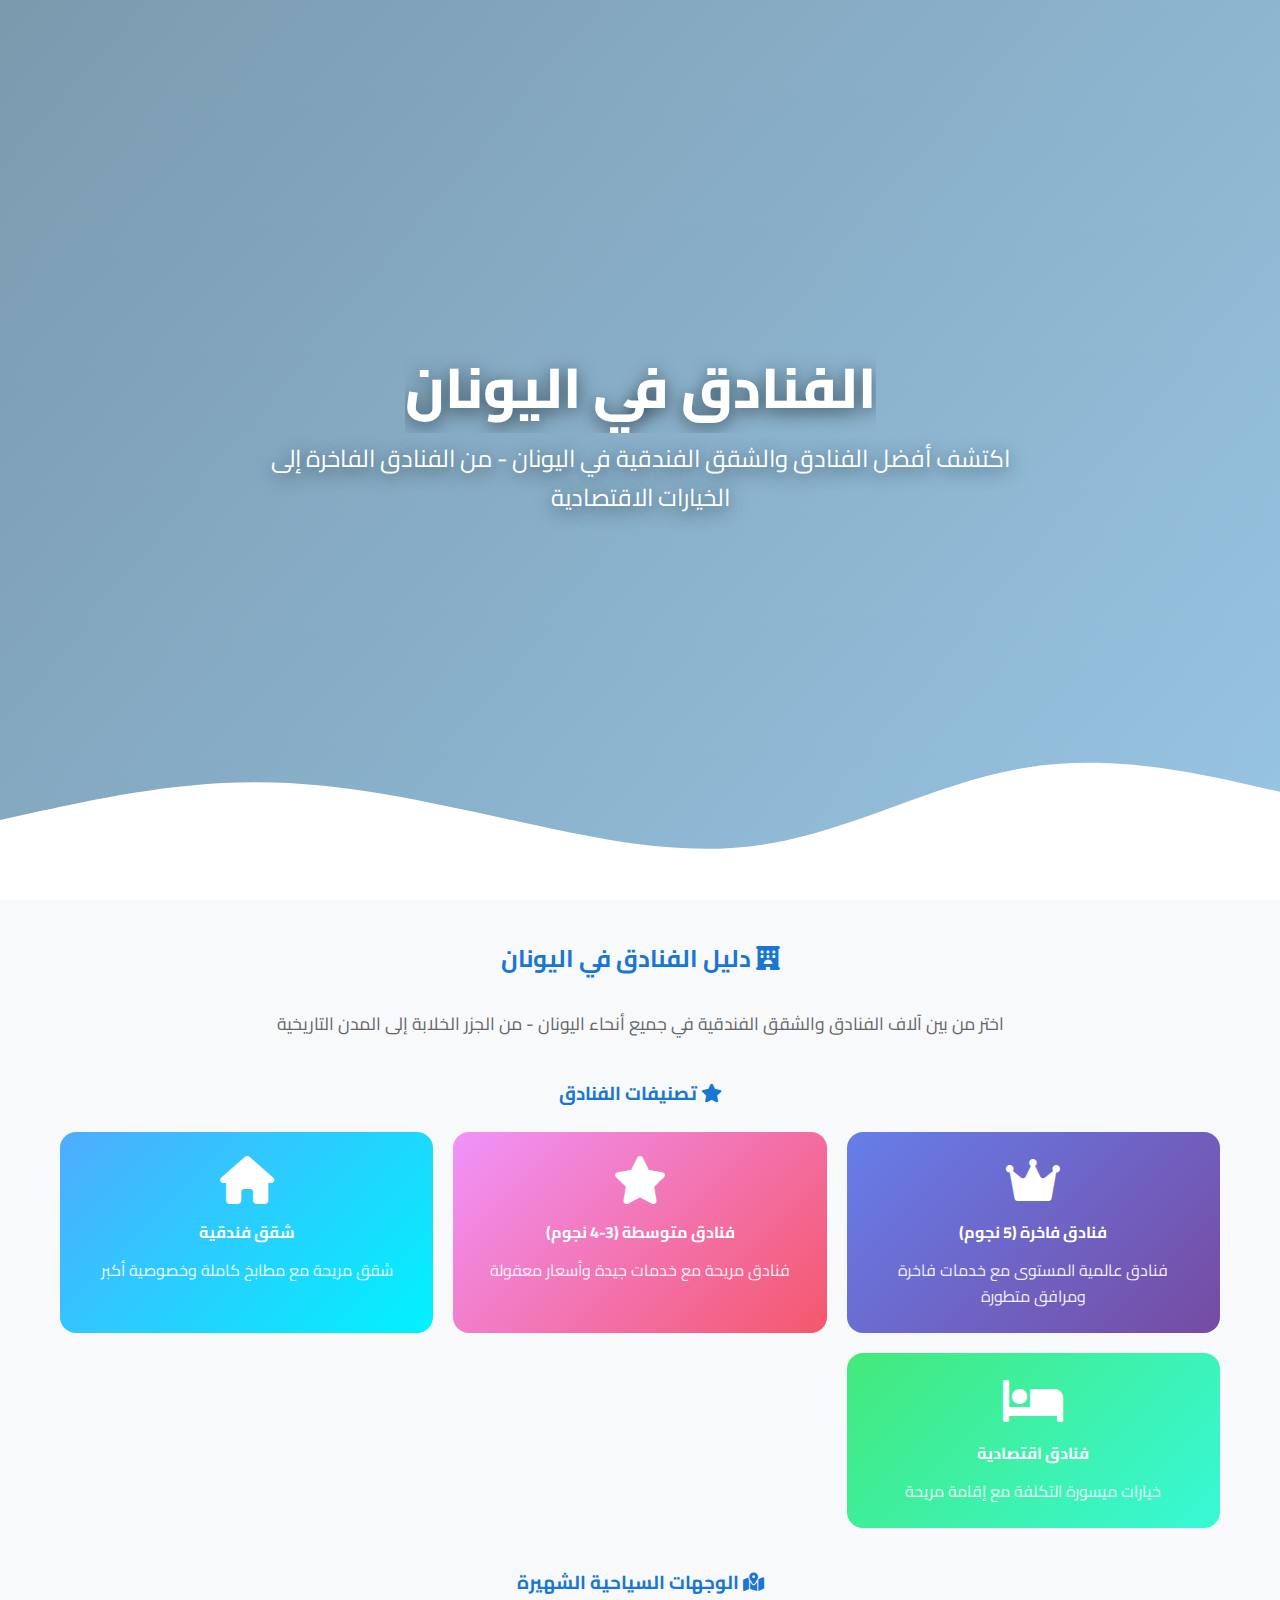
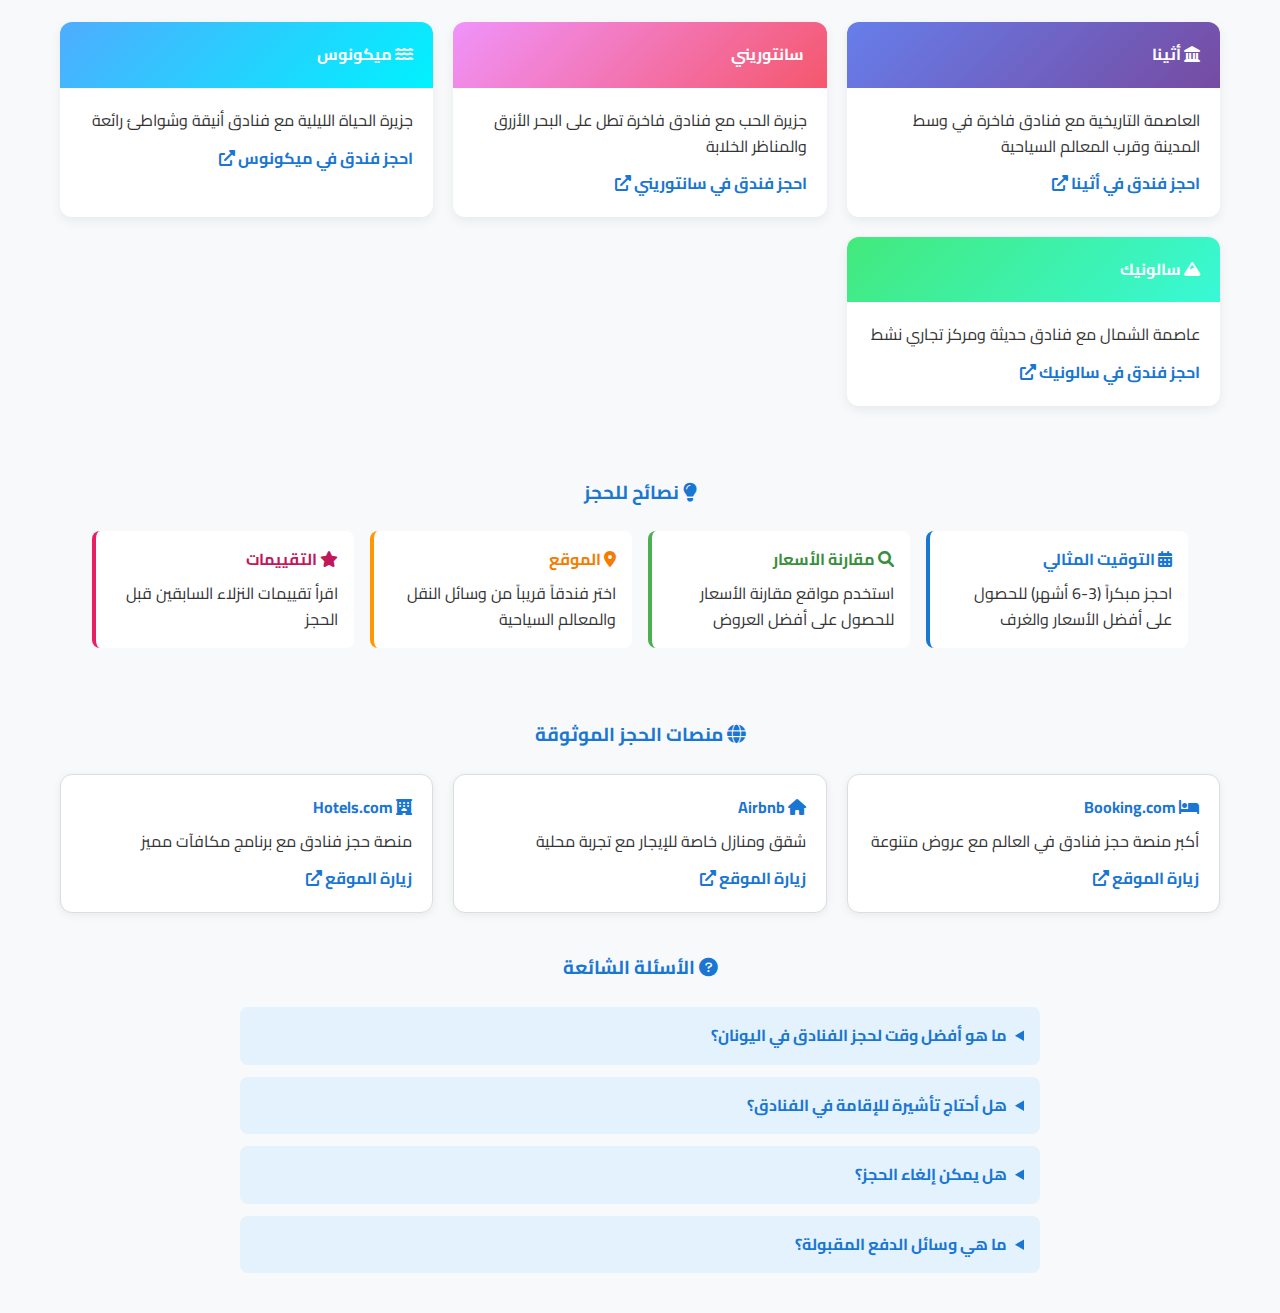
<file: pages/hotels.html>
<!DOCTYPE html>
<html lang="ar" dir="rtl">
<head>
    <meta charset="UTF-8">
    <meta name="viewport" content="width=device-width, initial-scale=1.0">
    <title>الفنادق في اليونان</title>
    <link rel="stylesheet" href="../css/style.css">
    <link rel="stylesheet" href="../css/tabs.css">
    <link rel="stylesheet" href="https://cdnjs.cloudflare.com/ajax/libs/font-awesome/6.0.0/css/all.min.css">
    <link href="https://fonts.googleapis.com/css2?family=Cairo:wght@300;400;500;600;700&display=swap" rel="stylesheet">
</head>
<body>
    <!-- Hero Section -->
    <section class="hero" style="min-height:220px;">
        <div class="overlay"></div>
        <div class="hero-content">
            <div class="hero-text">
                <h1 class="animated-title">الفنادق في اليونان</h1>
                <p class="animated-subtitle">اكتشف أفضل الفنادق والشقق الفندقية في اليونان - من الفنادق الفاخرة إلى الخيارات الاقتصادية</p>
            </div>
        </div>
        <div class="hero-wave">
            <svg xmlns="http://www.w3.org/2000/svg" viewBox="0 0 1440 320"><path fill="#ffffff" fill-opacity="1" d="M0,224L48,213.3C96,203,192,181,288,181.3C384,181,480,203,576,224C672,245,768,267,864,250.7C960,235,1056,181,1152,165.3C1248,149,1344,171,1392,181.3L1440,192L1440,320L1392,320C1344,320,1248,320,1152,320C1056,320,960,320,864,320C768,320,672,320,576,320C480,320,384,320,288,320C192,320,96,320,48,320L0,320Z"></path></svg>
        </div>
    </section>

    <!-- Main Content -->
    <section class="container" style="margin-top:40px; margin-bottom:40px;">
        <h2 style="color:#1976d2;text-align:center;margin-bottom:32px;"><i class="fas fa-hotel"></i> دليل الفنادق في اليونان</h2>
        <p style="text-align:center;font-size:1.1em;color:#666;margin-bottom:40px;">اختر من بين آلاف الفنادق والشقق الفندقية في جميع أنحاء اليونان - من الجزر الخلابة إلى المدن التاريخية</p>

        <!-- Hotel Categories -->
        <div style="margin:40px 0;">
            <h3 style="color:#1976d2;text-align:center;margin-bottom:24px;"><i class="fas fa-star"></i> تصنيفات الفنادق</h3>
            <div style="display:grid;grid-template-columns:repeat(auto-fit, minmax(280px, 1fr));gap:20px;">
                <div style="background:linear-gradient(135deg, #667eea 0%, #764ba2 100%);border-radius:16px;padding:24px;color:#fff;text-align:center;">
                    <i class="fas fa-crown" style="font-size:3em;margin-bottom:16px;"></i>
                    <h4 style="margin:0 0 12px 0;">فنادق فاخرة (5 نجوم)</h4>
                    <p style="margin:0;opacity:0.9;">فنادق عالمية المستوى مع خدمات فاخرة ومرافق متطورة</p>
                </div>
                <div style="background:linear-gradient(135deg, #f093fb 0%, #f5576c 100%);border-radius:16px;padding:24px;color:#fff;text-align:center;">
                    <i class="fas fa-star" style="font-size:3em;margin-bottom:16px;"></i>
                    <h4 style="margin:0 0 12px 0;">فنادق متوسطة (3-4 نجوم)</h4>
                    <p style="margin:0;opacity:0.9;">فنادق مريحة مع خدمات جيدة وأسعار معقولة</p>
                </div>
                <div style="background:linear-gradient(135deg, #4facfe 0%, #00f2fe 100%);border-radius:16px;padding:24px;color:#fff;text-align:center;">
                    <i class="fas fa-home" style="font-size:3em;margin-bottom:16px;"></i>
                    <h4 style="margin:0 0 12px 0;">شقق فندقية</h4>
                    <p style="margin:0;opacity:0.9;">شقق مريحة مع مطابخ كاملة وخصوصية أكبر</p>
                </div>
                <div style="background:linear-gradient(135deg, #43e97b 0%, #38f9d7 100%);border-radius:16px;padding:24px;color:#fff;text-align:center;">
                    <i class="fas fa-bed" style="font-size:3em;margin-bottom:16px;"></i>
                    <h4 style="margin:0 0 12px 0;">فنادق اقتصادية</h4>
                    <p style="margin:0;opacity:0.9;">خيارات ميسورة التكلفة مع إقامة مريحة</p>
                </div>
            </div>
        </div>

        <!-- Popular Destinations -->
        <div style="margin:40px 0;">
            <h3 style="color:#1976d2;text-align:center;margin-bottom:24px;"><i class="fas fa-map-marked-alt"></i> الوجهات السياحية الشهيرة</h3>
            <div style="display:grid;grid-template-columns:repeat(auto-fit, minmax(300px, 1fr));gap:20px;">
                <div style="background:#fff;border-radius:12px;overflow:hidden;box-shadow:0 4px 12px #0001;">
                    <div style="background:linear-gradient(135deg, #667eea 0%, #764ba2 100%);padding:20px;color:#fff;">
                        <h4 style="margin:0;"><i class="fas fa-landmark"></i> أثينا</h4>
                    </div>
                    <div style="padding:20px;">
                        <p style="margin:0 0 12px 0;">العاصمة التاريخية مع فنادق فاخرة في وسط المدينة وقرب المعالم السياحية</p>
                        <a href="https://www.booking.com/city/gr/athens.ar.html" target="_blank" style="color:#1976d2;text-decoration:none;font-weight:bold;">احجز فندق في أثينا <i class="fas fa-external-link-alt"></i></a>
                    </div>
                </div>
                <div style="background:#fff;border-radius:12px;overflow:hidden;box-shadow:0 4px 12px #0001;">
                    <div style="background:linear-gradient(135deg, #f093fb 0%, #f5576c 100%);padding:20px;color:#fff;">
                        <h4 style="margin:0;"><i class="fas fa-island-tropical"></i> سانتوريني</h4>
                    </div>
                    <div style="padding:20px;">
                        <p style="margin:0 0 12px 0;">جزيرة الحب مع فنادق فاخرة تطل على البحر الأزرق والمناظر الخلابة</p>
                        <a href="https://www.booking.com/city/gr/santorini.ar.html" target="_blank" style="color:#1976d2;text-decoration:none;font-weight:bold;">احجز فندق في سانتوريني <i class="fas fa-external-link-alt"></i></a>
                    </div>
                </div>
                <div style="background:#fff;border-radius:12px;overflow:hidden;box-shadow:0 4px 12px #0001;">
                    <div style="background:linear-gradient(135deg, #4facfe 0%, #00f2fe 100%);padding:20px;color:#fff;">
                        <h4 style="margin:0;"><i class="fas fa-water"></i> ميكونوس</h4>
                    </div>
                    <div style="padding:20px;">
                        <p style="margin:0 0 12px 0;">جزيرة الحياة الليلية مع فنادق أنيقة وشواطئ رائعة</p>
                        <a href="https://www.booking.com/city/gr/mykonos.ar.html" target="_blank" style="color:#1976d2;text-decoration:none;font-weight:bold;">احجز فندق في ميكونوس <i class="fas fa-external-link-alt"></i></a>
                    </div>
                </div>
                <div style="background:#fff;border-radius:12px;overflow:hidden;box-shadow:0 4px 12px #0001;">
                    <div style="background:linear-gradient(135deg, #43e97b 0%, #38f9d7 100%);padding:20px;color:#fff;">
                        <h4 style="margin:0;"><i class="fas fa-mountain"></i> سالونيك</h4>
                    </div>
                    <div style="padding:20px;">
                        <p style="margin:0 0 12px 0;">عاصمة الشمال مع فنادق حديثة ومركز تجاري نشط</p>
                        <a href="https://www.booking.com/city/gr/thessaloniki.ar.html" target="_blank" style="color:#1976d2;text-decoration:none;font-weight:bold;">احجز فندق في سالونيك <i class="fas fa-external-link-alt"></i></a>
                    </div>
                </div>
            </div>
        </div>

        <!-- Booking Tips -->
        <div style="margin:40px 0;background:#f8f9fa;border-radius:16px;padding:32px;">
            <h3 style="color:#1976d2;text-align:center;margin-bottom:24px;"><i class="fas fa-lightbulb"></i> نصائح للحجز</h3>
            <div style="display:grid;grid-template-columns:repeat(auto-fit, minmax(250px, 1fr));gap:16px;">
                <div style="background:#fff;padding:16px;border-radius:8px;border-left:4px solid #1976d2;">
                    <h4 style="color:#1976d2;margin:0 0 8px 0;"><i class="fas fa-calendar-alt"></i> التوقيت المثالي</h4>
                    <p style="margin:0;">احجز مبكراً (3-6 أشهر) للحصول على أفضل الأسعار والغرف</p>
                </div>
                <div style="background:#fff;padding:16px;border-radius:8px;border-left:4px solid #4caf50;">
                    <h4 style="color:#388e3c;margin:0 0 8px 0;"><i class="fas fa-search"></i> مقارنة الأسعار</h4>
                    <p style="margin:0;">استخدم مواقع مقارنة الأسعار للحصول على أفضل العروض</p>
                </div>
                <div style="background:#fff;padding:16px;border-radius:8px;border-left:4px solid #ff9800;">
                    <h4 style="color:#f57c00;margin:0 0 8px 0;"><i class="fas fa-map-marker-alt"></i> الموقع</h4>
                    <p style="margin:0;">اختر فندقاً قريباً من وسائل النقل والمعالم السياحية</p>
                </div>
                <div style="background:#fff;padding:16px;border-radius:8px;border-left:4px solid #e91e63;">
                    <h4 style="color:#c2185b;margin:0 0 8px 0;"><i class="fas fa-star"></i> التقييمات</h4>
                    <p style="margin:0;">اقرأ تقييمات النزلاء السابقين قبل الحجز</p>
                </div>
            </div>
        </div>

        <!-- Booking Platforms -->
        <div style="margin:40px 0;">
            <h3 style="color:#1976d2;text-align:center;margin-bottom:24px;"><i class="fas fa-globe"></i> منصات الحجز الموثوقة</h3>
            <div style="display:grid;grid-template-columns:repeat(auto-fit, minmax(280px, 1fr));gap:20px;">
                <a href="https://www.booking.com" target="_blank" style="display:block;background:#fff;border:1px solid #ddd;border-radius:12px;padding:20px;text-decoration:none;color:#333;box-shadow:0 2px 8px #0001;transition:transform 0.2s;" onmouseover="this.style.transform='translateY(-2px)'" onmouseout="this.style.transform='translateY(0)'">
                    <h4 style="color:#1976d2;margin:0 0 8px 0;"><i class="fas fa-bed"></i> Booking.com</h4>
                    <p style="margin:0 0 12px 0;">أكبر منصة حجز فنادق في العالم مع عروض متنوعة</p>
                    <span style="color:#1976d2;font-weight:bold;">زيارة الموقع <i class="fas fa-external-link-alt"></i></span>
                </a>
                <a href="https://www.airbnb.com" target="_blank" style="display:block;background:#fff;border:1px solid #ddd;border-radius:12px;padding:20px;text-decoration:none;color:#333;box-shadow:0 2px 8px #0001;transition:transform 0.2s;" onmouseover="this.style.transform='translateY(-2px)'" onmouseout="this.style.transform='translateY(0)'">
                    <h4 style="color:#1976d2;margin:0 0 8px 0;"><i class="fas fa-home"></i> Airbnb</h4>
                    <p style="margin:0 0 12px 0;">شقق ومنازل خاصة للإيجار مع تجربة محلية</p>
                    <span style="color:#1976d2;font-weight:bold;">زيارة الموقع <i class="fas fa-external-link-alt"></i></span>
                </a>
                <a href="https://www.hotels.com" target="_blank" style="display:block;background:#fff;border:1px solid #ddd;border-radius:12px;padding:20px;text-decoration:none;color:#333;box-shadow:0 2px 8px #0001;transition:transform 0.2s;" onmouseover="this.style.transform='translateY(-2px)'" onmouseout="this.style.transform='translateY(0)'">
                    <h4 style="color:#1976d2;margin:0 0 8px 0;"><i class="fas fa-hotel"></i> Hotels.com</h4>
                    <p style="margin:0 0 12px 0;">منصة حجز فنادق مع برنامج مكافآت مميز</p>
                    <span style="color:#1976d2;font-weight:bold;">زيارة الموقع <i class="fas fa-external-link-alt"></i></span>
                </a>
            </div>
        </div>

        <!-- FAQ Section -->
        <div style="margin:40px 0;">
            <h3 style="color:#1976d2;text-align:center;margin-bottom:24px;"><i class="fas fa-question-circle"></i> الأسئلة الشائعة</h3>
            <div style="max-width:800px;margin:0 auto;">
                <details style="margin-bottom:12px;background:#f8f9fa;border-radius:8px;overflow:hidden;">
                    <summary style="padding:16px;cursor:pointer;font-weight:bold;background:#e3f2fd;color:#1976d2;">ما هو أفضل وقت لحجز الفنادق في اليونان؟</summary>
                    <div style="padding:16px;background:#fff;">أفضل وقت للحجز هو 3-6 أشهر مسبقاً، خاصة في موسم الصيف (يونيو-أغسطس). الأسعار تكون أقل في الربيع والخريف.</div>
                </details>
                <details style="margin-bottom:12px;background:#f8f9fa;border-radius:8px;overflow:hidden;">
                    <summary style="padding:16px;cursor:pointer;font-weight:bold;background:#e3f2fd;color:#1976d2;">هل أحتاج تأشيرة للإقامة في الفنادق؟</summary>
                    <div style="padding:16px;background:#fff;">لا، الحجز في الفنادق لا يتطلب تأشيرة خاصة. لكن تأكد من أن لديك تأشيرة دخول صالحة لليونان.</div>
                </details>
                <details style="margin-bottom:12px;background:#f8f9fa;border-radius:8px;overflow:hidden;">
                    <summary style="padding:16px;cursor:pointer;font-weight:bold;background:#e3f2fd;color:#1976d2;">هل يمكن إلغاء الحجز؟</summary>
                    <div style="padding:16px;background:#fff;">نعم، معظم الفنادق تسمح بالإلغاء المجاني قبل 24-48 ساعة من الوصول. تحقق من سياسة الإلغاء عند الحجز.</div>
                </details>
                <details style="margin-bottom:12px;background:#f8f9fa;border-radius:8px;overflow:hidden;">
                    <summary style="padding:16px;cursor:pointer;font-weight:bold;background:#e3f2fd;color:#1976d2;">ما هي وسائل الدفع المقبولة؟</summary>
                    <div style="padding:16px;background:#fff;">معظم الفنادق تقبل البطاقات الائتمانية والدفع النقدي. بعضها يقبل الدفع عبر الإنترنت مسبقاً.</div>
                </details>
            </div>
        </div>
    </section>

    <script src="../js/main.js"></script>
    <script src="../js/services.js"></script>
    <script src="../js/tabs.js"></script>
</body>
</html>
</file>
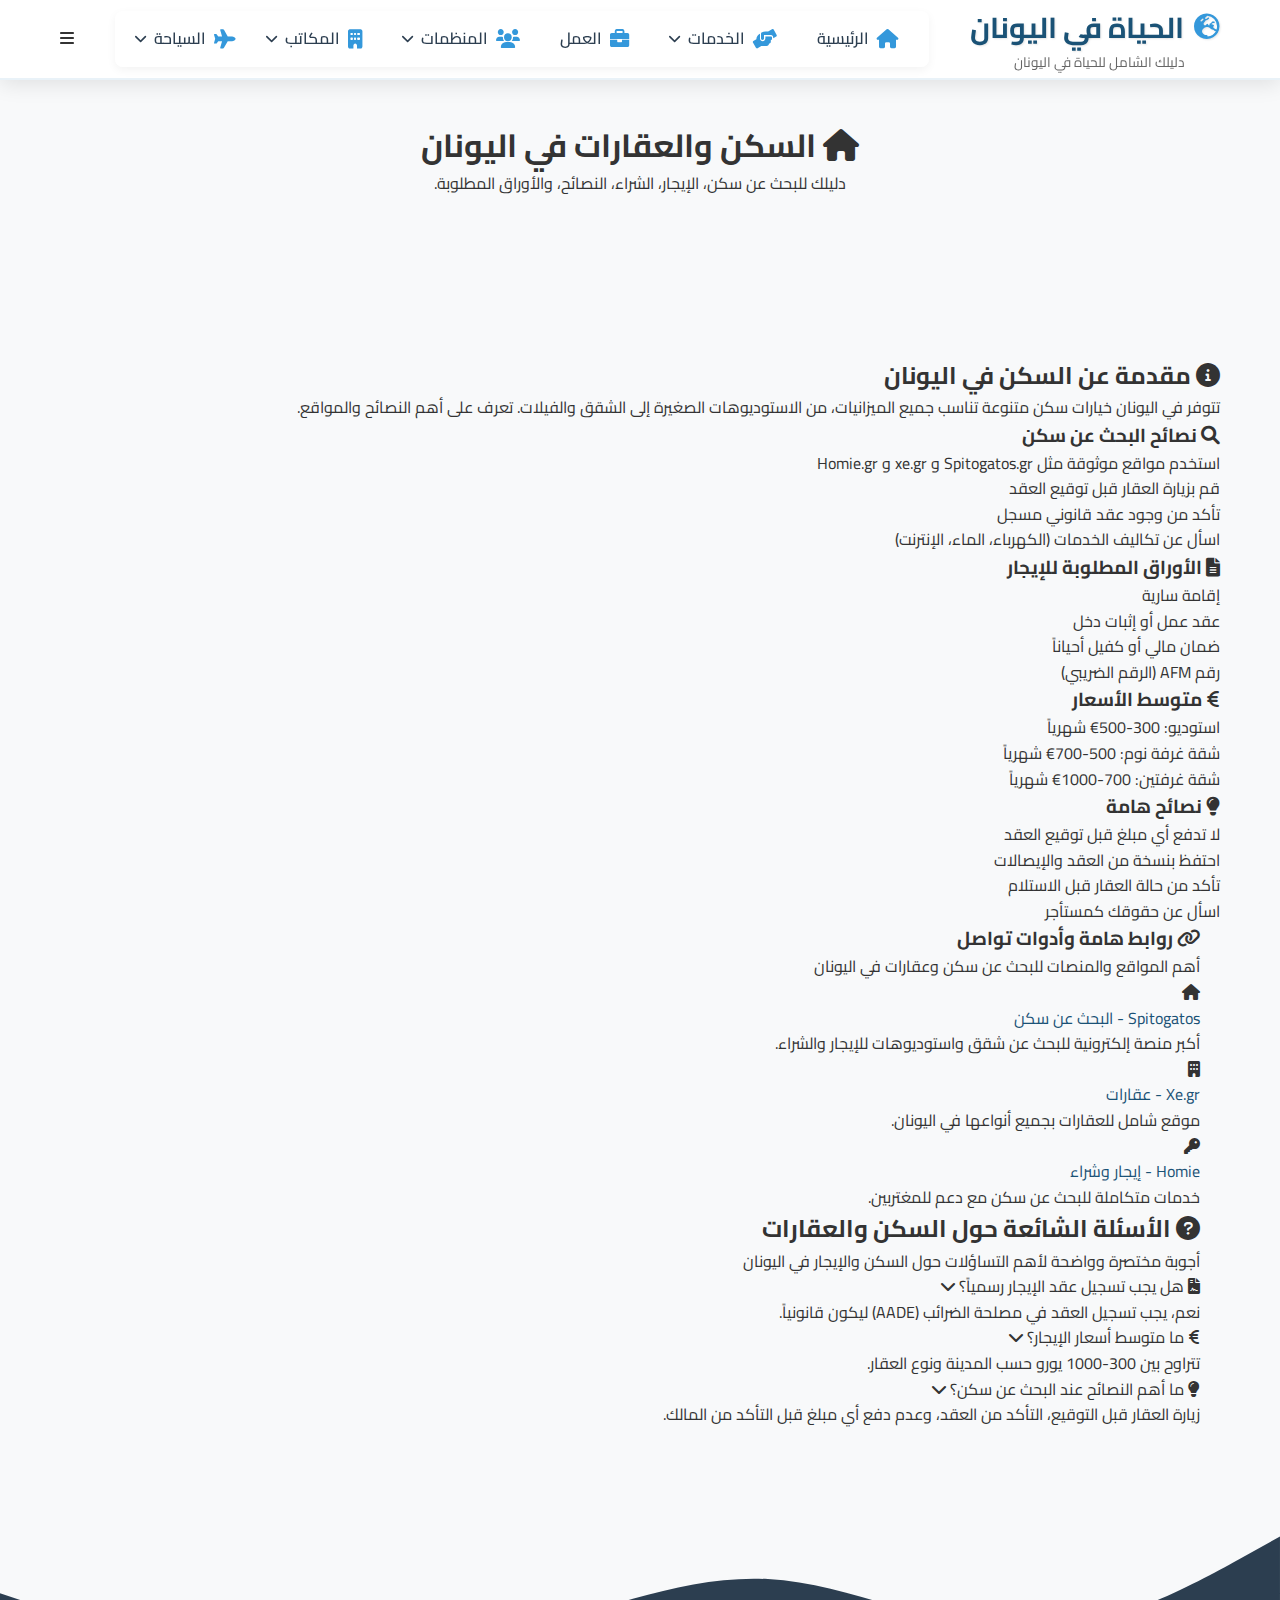
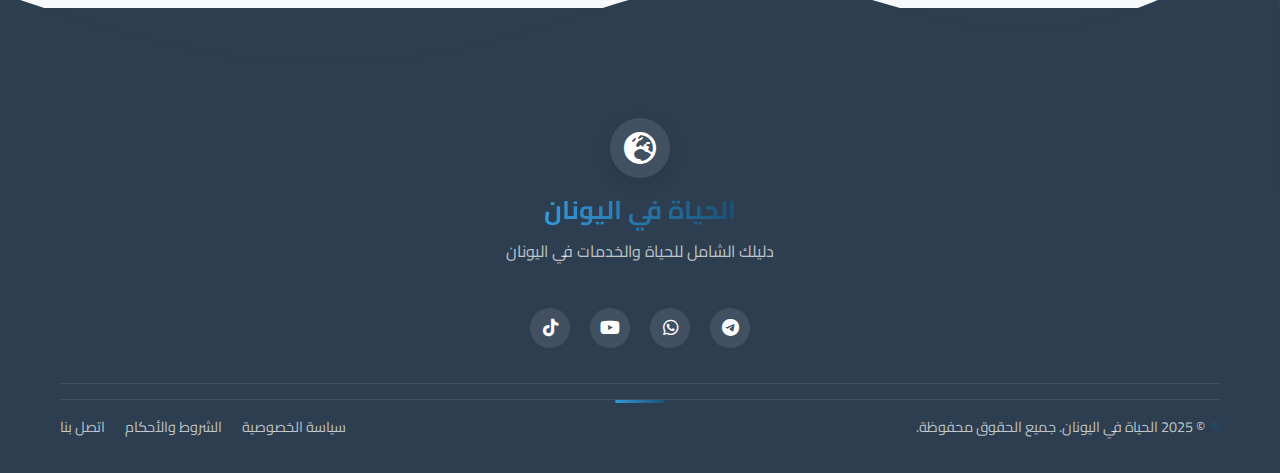
<file: pages/housing.html>
<!DOCTYPE html>
<html lang="ar" dir="rtl">
<head>
    <meta charset="UTF-8">
    <meta name="viewport" content="width=device-width, initial-scale=1.0">
    <title>عقارات وسكن | الحياة في اليونان</title>
    <link rel="stylesheet" href="../css/style.css">
    <link rel="stylesheet" href="../css/responsive.css">
    <link rel="stylesheet" href="../css/tabs.css">
    <link rel="stylesheet" href="../css/footer.css">
    <link rel="stylesheet" href="../css/mobile-popups.css">
    <link rel="stylesheet" href="../css/dark-mode.css">
    <link rel="stylesheet" href="../css/themes.css">
    <link rel="stylesheet" href="../css/accessibility.css">
    <link rel="stylesheet" href="../css/nav-dark-mode.css">
    <link rel="stylesheet" href="../css/reading-mode.css">
    <link rel="stylesheet" href="../css/toggle-switches.css">
    <link rel="stylesheet" href="../css/high-contrast-nav.css">
    <link rel="stylesheet" href="../css/toast.css">
    <link rel="stylesheet" href="../css/color-themes.css">
    <link rel="stylesheet" href="../css/modern-mobile-popups.css">
    <link rel="stylesheet" href="https://cdnjs.cloudflare.com/ajax/libs/font-awesome/6.0.0/css/all.min.css">
    <link href="https://fonts.googleapis.com/css2?family=Cairo:wght@300;400;500;600;700&display=swap" rel="stylesheet">
    <style>
    @media (max-width:600px) {
      body { font-size: 0.97rem; }
      header .container, .container { padding: 0 6px !important; }
      h1, h2, h3, h4, h5 { font-size: 1.05em !important; }
      .service-detail-hero, .service-hero, .asylum-hero, .asylum-hero-modern, .asylum-hero-pro, .asylum-hero-ultra {
        min-height: 60vh !important; height: auto !important; padding: 30px 0 20px 0 !important;
      }
      .hero-content, .hero-flex, .hero-flex-pro { flex-direction: column !important; gap: 14px !important; }
      .hero-img, .hero-avatar-pro img { max-width: 120px !important; height: auto !important; }
      .service-detail-content .container, .asylum-hero-glass, .asylum-hero-glass-modern, .hero-glass-pro, .asylum-hero-glass-ultra {
        padding: 14px 2vw 14px 2vw !important; max-width: 98vw !important;
      }
      .details-grid, .timeline, .office-cards, .gallery-map-flex, .stories-grid, .org-cards-pro, .links-grid-pro, .faq-glass-list {
        flex-direction: column !important; gap: 10px !important; max-width: 99vw !important;
      }
      .timeline-step, .office-card, .doc-card, .org-card-pro, .link-card-pro, .faq-glass-item, .detail-card, .info-box {
        min-width: 0 !important; max-width: 100vw !important; padding: 12px 6px !important; font-size: 0.97em !important;
      }
      .office-card img, .org-img-pro img, .gallery img { max-width: 100% !important; height: auto !important; }
      .tips-box, .story-card, .tips-section .tips-box, .faq-glass-item, .faq-card-pro {
        padding: 10px 8px !important; font-size: 0.97em !important;
      }
      .links-header-pro h3, .links-header-pro h2 { font-size: 1.1em !important; }
      .links-desc-pro { font-size: 0.93em !important; }
      .org-img-pro, .link-icon-pro { width: 38px !important; height: 38px !important; font-size: 1em !important; }
      .org-card-pro h4, .link-title-pro { font-size: 1em !important; }
      .org-badge-pro, .link-desc-pro { font-size: 0.89em !important; }
      .footer-content-wrapper, .footer-content, .footer-center-wrapper { flex-direction: column !important; gap: 8px !important; }
      .footer-center-logo, .footer-center-text, .footer-center-social { text-align: center !important; }
      .footer-center-logo .logo-icon { font-size: 1.5em !important; }
      .footer-bottom { flex-direction: column !important; gap: 6px !important; font-size: 0.93em !important; }
      .footer-bottom-links a { font-size: 0.93em !important; }
      .mobile-menu-popup .popup-content, .mobile-settings-popup .popup-content, .mobile-search-popup .popup-content { padding: 10px 4px !important; }
    }
    </style>
</head>
<body>
    <!-- Header Section -->
    <header>
        <div class="container">
            <div class="logo">
                <h1><i class="fas fa-globe-europe"></i> الحياة في اليونان</h1>
                <div class="tagline">دليلك الشامل للحياة في اليونان</div>
            </div>
            <nav class="desktop-nav">
                <ul>
                    <li class="nav-item">
                        <a href="../index.html"><i class="fas fa-home nav-icon"></i><span>الرئيسية</span></a>
                    </li>
                    <li class="dropdown nav-item">
                        <a href="#"><i class="fas fa-hands-helping nav-icon"></i><span>الخدمات</span><i class="fas fa-chevron-down dropdown-arrow"></i></a>
                        <div class="dropdown-content">
                            <a href="asylum.html"><i class="fas fa-passport"></i> دوائر اللجوء</a>
                            <a href="government.html"><i class="fas fa-landmark"></i> دوائر حكومية</a>
                            <a href="housing.html"><i class="fas fa-home"></i> عقارات وسكن</a>
                            <a href="hospitals.html"><i class="fas fa-hospital"></i> مستشفيات</a>
                            <a href="transportation.html"><i class="fas fa-bus"></i> خطوط النقل</a>
                            <a href="tourism-services.html"><i class="fas fa-umbrella-beach"></i> سياحة</a>
                        </div>
                    </li>
                    <li class="nav-item">
                        <a href="../index.html#work"><i class="fas fa-briefcase nav-icon"></i><span>العمل</span></a>
                    </li>
                    <li class="dropdown nav-item">
                        <a href="../index.html#organizations"><i class="fas fa-users nav-icon"></i><span>المنظمات</span><i class="fas fa-chevron-down dropdown-arrow"></i></a>
                        <div class="dropdown-content">
                            <a href="../index.html#humanitarian"><i class="fas fa-hand-holding-heart"></i> منظمات إنسانية</a>
                            <a href="../index.html#medical-org"><i class="fas fa-stethoscope"></i> منظمات طبية</a>
                            <a href="../index.html#educational"><i class="fas fa-graduation-cap"></i> منظمات تعليمية</a>
                        </div>
                    </li>
                    <li class="dropdown nav-item">
                        <a href="../index.html#offices"><i class="fas fa-building nav-icon"></i><span>المكاتب</span><i class="fas fa-chevron-down dropdown-arrow"></i></a>
                        <div class="dropdown-content">
                            <a href="../index.html#service-offices"><i class="fas fa-cogs"></i> مكاتب خدمية</a>
                            <a href="../index.html#accounting"><i class="fas fa-calculator"></i> مكاتب محاسبة</a>
                            <a href="../index.html#lawyers"><i class="fas fa-gavel"></i> مكاتب محامين</a>
                        </div>
                    </li>
                    <li class="dropdown nav-item">
                        <a href="../index.html#tourism"><i class="fas fa-plane nav-icon"></i><span>السياحة</span><i class="fas fa-chevron-down dropdown-arrow"></i></a>
                        <div class="dropdown-content">
                            <a href="../index.html#hotels"><i class="fas fa-hotel"></i> فنادق</a>
                            <a href="../index.html#pharmacies"><i class="fas fa-store"></i> صيدليات ومتاجر</a>
                            <a href="../index.html#restaurants"><i class="fas fa-utensils"></i> مطاعم</a>
                        </div>
                    </li>
                </ul>
            </nav>
            <div class="mobile-menu-toggle">
                <i class="fas fa-bars"></i>
            </div>
        </div>
    </header>

    <!-- Mobile Navigation -->
    <nav class="mobile-nav">
        <div class="nav-indicator"></div>
        <ul>
            <li class="nav-item"><a href="../index.html"><i class="fas fa-home"></i><span>الرئيسية</span></a></li>
            <li class="nav-item search-btn"><a href="#search"><i class="fas fa-search"></i><span>البحث</span></a></li>
            <li class="nav-item mobile-menu-btn"><a href="#menu"><i class="fas fa-bars"></i><span>القائمة</span></a></li>
            <li class="nav-item settings-btn"><a href="#settings"><i class="fas fa-cog"></i><span>الإعدادات</span></a></li>
        </ul>
    </nav>
    <!-- Main Content -->
    <section class="service-detail-hero housing-hero">
        <div class="overlay"></div>
        <div class="container">
            <div class="hero-content">
                <h1><i class="fas fa-home"></i> السكن والعقارات في اليونان</h1>
                <p>دليلك للبحث عن سكن، الإيجار، الشراء، النصائح، والأوراق المطلوبة.</p>
            </div>
        </div>
    </section>
    <section class="service-detail-content">
        <div class="container">
            <div class="info-box">
                <h2><i class="fas fa-info-circle"></i> مقدمة عن السكن في اليونان</h2>
                <p>تتوفر في اليونان خيارات سكن متنوعة تناسب جميع الميزانيات، من الاستوديوهات الصغيرة إلى الشقق والفيلات. تعرف على أهم النصائح والمواقع.</p>
            </div>
            <div class="details-grid">
                <div class="detail-card">
                    <h3><i class="fas fa-search"></i> نصائح البحث عن سكن</h3>
                    <ul>
                        <li>استخدم مواقع موثوقة مثل Spitogatos.gr و xe.gr و Homie.gr</li>
                        <li>قم بزيارة العقار قبل توقيع العقد</li>
                        <li>تأكد من وجود عقد قانوني مسجل</li>
                        <li>اسأل عن تكاليف الخدمات (الكهرباء، الماء، الإنترنت)</li>
                    </ul>
                </div>
                <div class="detail-card">
                    <h3><i class="fas fa-file-alt"></i> الأوراق المطلوبة للإيجار</h3>
                    <ul>
                        <li>إقامة سارية</li>
                        <li>عقد عمل أو إثبات دخل</li>
                        <li>ضمان مالي أو كفيل أحياناً</li>
                        <li>رقم AFM (الرقم الضريبي)</li>
                    </ul>
                </div>
                <div class="detail-card">
                    <h3><i class="fas fa-euro-sign"></i> متوسط الأسعار</h3>
                    <ul>
                        <li>استوديو: 300-500€ شهرياً</li>
                        <li>شقة غرفة نوم: 500-700€ شهرياً</li>
                        <li>شقة غرفتين: 700-1000€ شهرياً</li>
                    </ul>
                </div>
                <div class="detail-card">
                    <h3><i class="fas fa-lightbulb"></i> نصائح هامة</h3>
                    <ul>
                        <li>لا تدفع أي مبلغ قبل توقيع العقد</li>
                        <li>احتفظ بنسخة من العقد والإيصالات</li>
                        <li>تأكد من حالة العقار قبل الاستلام</li>
                        <li>اسأل عن حقوقك كمستأجر</li>
                    </ul>
                </div>
            </div>
            <div class="links-section links-section-pro">
                <div class="container">
                    <div class="links-header-pro">
                        <h3><i class="fas fa-link"></i> روابط هامة وأدوات تواصل</h3>
                        <p class="links-desc-pro">أهم المواقع والمنصات للبحث عن سكن وعقارات في اليونان</p>
                    </div>
                    <div class="links-grid-pro">
                        <div class="link-card-pro" style="--card-color:#1a5276;">
                            <div class="link-icon-pro"><i class="fas fa-home"></i></div>
                            <div class="link-content-pro">
                                <a href="https://www.spitogatos.gr/" target="_blank" class="link-title-pro">Spitogatos - البحث عن سكن</a>
                                <div class="link-desc-pro">أكبر منصة إلكترونية للبحث عن شقق واستوديوهات للإيجار والشراء.</div>
                            </div>
                        </div>
                        <div class="link-card-pro" style="--card-color:#27ae60;">
                            <div class="link-icon-pro"><i class="fas fa-building"></i></div>
                            <div class="link-content-pro">
                                <a href="https://www.xe.gr/property" target="_blank" class="link-title-pro">Xe.gr - عقارات</a>
                                <div class="link-desc-pro">موقع شامل للعقارات بجميع أنواعها في اليونان.</div>
                            </div>
                        </div>
                        <div class="link-card-pro" style="--card-color:#2980b9;">
                            <div class="link-icon-pro"><i class="fas fa-key"></i></div>
                            <div class="link-content-pro">
                                <a href="https://www.homie.gr/" target="_blank" class="link-title-pro">Homie - إيجار وشراء</a>
                                <div class="link-desc-pro">خدمات متكاملة للبحث عن سكن مع دعم للمغتربين.</div>
                            </div>
                        </div>
                    </div>
                </div>
            </div>
            <div class="faq-section-glass" id="faq">
                <div class="container">
                    <div class="faq-glass-header">
                        <h2><i class="fas fa-question-circle"></i> الأسئلة الشائعة حول السكن والعقارات</h2>
                        <p class="faq-glass-desc">أجوبة مختصرة وواضحة لأهم التساؤلات حول السكن والإيجار في اليونان</p>
                    </div>
                    <div class="faq-glass-list">
                        <div class="faq-glass-item" data-faq>
                            <div class="faq-glass-q" data-faq-toggle style="--faq-color:#1a5276;"><span class="faq-glass-icon"><i class="fas fa-file-contract"></i></span> هل يجب تسجيل عقد الإيجار رسمياً؟ <span class="faq-glass-arrow"><i class="fas fa-chevron-down"></i></span></div>
                            <div class="faq-glass-a">نعم، يجب تسجيل العقد في مصلحة الضرائب (AADE) ليكون قانونياً.</div>
                        </div>
                        <div class="faq-glass-item" data-faq>
                            <div class="faq-glass-q" data-faq-toggle style="--faq-color:#27ae60;"><span class="faq-glass-icon"><i class="fas fa-euro-sign"></i></span> ما متوسط أسعار الإيجار؟ <span class="faq-glass-arrow"><i class="fas fa-chevron-down"></i></span></div>
                            <div class="faq-glass-a">تتراوح بين 300-1000 يورو حسب المدينة ونوع العقار.</div>
                        </div>
                        <div class="faq-glass-item" data-faq>
                            <div class="faq-glass-q" data-faq-toggle style="--faq-color:#2980b9;"><span class="faq-glass-icon"><i class="fas fa-lightbulb"></i></span> ما أهم النصائح عند البحث عن سكن؟ <span class="faq-glass-arrow"><i class="fas fa-chevron-down"></i></span></div>
                            <div class="faq-glass-a">زيارة العقار قبل التوقيع، التأكد من العقد، وعدم دفع أي مبلغ قبل التأكد من المالك.</div>
                        </div>
                    </div>
                </div>
            </div>
        </div>
    </section>
    <!-- Footer -->
    <footer>
        <div class="footer-wave">
            <svg xmlns="http://www.w3.org/2000/svg" viewBox="0 0 1440 320"><path fill="#2c3e50" fill-opacity="1" d="M0,96L48,112C96,128,192,160,288,170.7C384,181,480,171,576,144C672,117,768,75,864,80C960,85,1056,139,1152,138.7C1248,139,1344,85,1392,58.7L1440,32L1440,320L1392,320C1344,320,1248,320,1152,320C1056,320,960,320,864,320C768,320,672,320,576,320C480,320,384,320,288,320C192,320,96,320,48,320L0,320Z"></path></svg>
        </div>
        
        <div class="footer-content-wrapper">
            <div class="container">
                <!-- Main Footer Content -->
                <div class="footer-content">
                    <div class="footer-center-wrapper">
                        <!-- Logo Section -->
                        <div class="footer-center-logo">
                            <div class="logo-icon"><i class="fas fa-globe-europe"></i></div>
                        </div>
                        <!-- Title and Description -->
                        <div class="footer-center-text">
                            <h2>الحياة في اليونان</h2>
                            <p>دليلك الشامل للحياة والخدمات في اليونان</p>
                        </div>
                        <!-- Social Media Icons -->
                        <div class="footer-center-social">
                            <div class="social-icons">
                                <a href="#" class="telegram" title="Telegram"><i class="fab fa-telegram"></i></a>
                                <a href="#" class="whatsapp" title="WhatsApp"><i class="fab fa-whatsapp"></i></a>
                                <a href="#" class="youtube" title="YouTube"><i class="fab fa-youtube"></i></a>
                                <a href="#" class="tiktok" title="TikTok"><i class="fab fa-tiktok"></i></a>
                            </div>
                        </div>
                    </div>
                </div>
                <!-- Footer Bottom -->
                <div class="footer-bottom">
                    <div class="copyright">
                        <p>&copy; 2025 الحياة في اليونان. جميع الحقوق محفوظة.</p>
                    </div>
                    <div class="footer-bottom-links">
                        <a href="#">سياسة الخصوصية</a>
                        <a href="#">الشروط والأحكام</a>
                        <a href="#">اتصل بنا</a>
                    </div>
                </div>
            </div>
        </div>
    </footer>
    <!-- Mobile Search Popup -->
    <div class="mobile-search-popup">
        <div class="popup-content">
            <div class="popup-header">
                <h2><i class="fas fa-search"></i> البحث</h2>
                <span class="close-search-popup"><i class="fas fa-times"></i></span>
            </div>
            <div class="search-form">
                <input type="text" placeholder="ابحث هنا..." class="search-input">
                <button class="search-button"><i class="fas fa-search"></i></button>
            </div>
        </div>
    </div>
    <!-- Settings Popup -->
    <div class="mobile-settings-popup">
        <div class="popup-content settings-popup-content">
            <div class="popup-header settings-header">
                <div class="settings-title">
                    <div class="settings-icon-wrapper">
                        <i class="fas fa-cog settings-icon"></i>
                    </div>
                    <h2>الإعدادات</h2>
                </div>
                <span class="close-settings-popup"><i class="fas fa-times"></i></span>
            </div>
            <div class="settings-tabs">
                <button class="settings-tab-btn active" data-tab="appearance">
                    <i class="fas fa-palette"></i> المظهر
                </button>
                <button class="settings-tab-btn" data-tab="accessibility">
                    <i class="fas fa-universal-access"></i> سهولة الوصول
                </button>
                <button class="settings-tab-btn" data-tab="preferences">
                    <i class="fas fa-sliders-h"></i> التفضيلات
                </button>
            </div>
            <div class="settings-options">
                <!-- Appearance Tab -->
                <div class="settings-tab-content active" id="appearance-content">
                    <div class="settings-option dark-mode-option">
                        <div class="option-info">
                            <i class="fas fa-moon option-icon"></i>
                            <div class="option-text">
                                <span class="option-label">الوضع المظلم</span>
                                <span class="option-description">تغيير مظهر الموقع إلى الوضع الليلي</span>
                            </div>
                        </div>
                        <label class="switch">
                            <input type="checkbox" id="darkModeToggle">
                            <span class="slider round">
                                <span class="switch-circle"></span>
                            </span>
                        </label>
                    </div>
                    <div class="settings-option theme-option">
                        <div class="option-info">
                            <i class="fas fa-paint-brush option-icon"></i>
                            <div class="option-text">
                                <span class="option-label">السمة اللونية</span>
                                <span class="option-description">اختر السمة اللونية المفضلة لديك</span>
                            </div>
                        </div>
                        <div class="theme-selector">
                            <button class="theme-btn active" data-theme="default" style="background: linear-gradient(135deg, #1a5276, #2980b9);"></button>
                            <button class="theme-btn" data-theme="red" style="background: linear-gradient(135deg, #c0392b, #e74c3c);"></button>
                            <button class="theme-btn" data-theme="pink" style="background: linear-gradient(135deg, #c2185b, #e91e63);"></button>
                            <button class="theme-btn" data-theme="green" style="background: linear-gradient(135deg, #27ae60, #2ecc71);"></button>
                            <button class="theme-btn" data-theme="purple" style="background: linear-gradient(135deg, #8e44ad, #9b59b6);"></button>
                            <button class="theme-btn" data-theme="orange" style="background: linear-gradient(135deg, #d35400, #e67e22);"></button>
                        </div>
                    </div>
                    <div class="settings-option reading-mode-option">
                        <div class="option-info">
                            <i class="fas fa-book-reader option-icon"></i>
                            <div class="option-text">
                                <span class="option-label">وضع القراءة</span>
                                <span class="option-description">تحسين تنسيق النصوص لتجربة قراءة أفضل</span>
                            </div>
                        </div>
                        <label class="switch">
                            <input type="checkbox" id="readingModeToggle">
                            <span class="slider round">
                                <span class="switch-circle"></span>
                            </span>
                        </label>
                    </div>
                </div>
                <!-- Accessibility Tab -->
                <div class="settings-tab-content" id="accessibility-content">
                    <div class="settings-option font-option">
                        <div class="option-info">
                            <i class="fas fa-font option-icon"></i>
                            <div class="option-text">
                                <span class="option-label">حجم الخط</span>
                                <span class="option-description">تغيير حجم الخط للموقع بالكامل</span>
                            </div>
                        </div>
                        <div class="font-size-controls">
                            <button class="font-size-btn" id="decreaseFontBtn"><i class="fas fa-minus"></i></button>
                            <span class="font-size-value">متوسط</span>
                            <button class="font-size-btn" id="increaseFontBtn"><i class="fas fa-plus"></i></button>
                        </div>
                    </div>
                    <div class="settings-option contrast-option">
                        <div class="option-info">
                            <i class="fas fa-adjust option-icon"></i>
                            <div class="option-text">
                                <span class="option-label">تباين عالي</span>
                                <span class="option-description">تحسين التباين لسهولة القراءة</span>
                            </div>
                        </div>
                        <label class="switch">
                            <input type="checkbox" id="contrastToggle">
                            <span class="slider round">
                                <span class="switch-circle"></span>
                            </span>
                        </label>
                    </div>
                    <div class="settings-option focus-option">
                        <div class="option-info">
                            <i class="fas fa-eye option-icon"></i>
                            <div class="option-text">
                                <span class="option-label">وضع التركيز</span>
                                <span class="option-description">تقليل التشتيت وإبراز المحتوى المهم</span>
                            </div>
                        </div>
                        <label class="switch">
                            <input type="checkbox" id="focusModeToggle">
                            <span class="slider round">
                                <span class="switch-circle"></span>
                            </span>
                        </label>
                    </div>
                </div>
                <!-- Preferences Tab -->
                <div class="settings-tab-content" id="preferences-content">
                    <div class="settings-option language-option">
                        <div class="option-info">
                            <i class="fas fa-language option-icon"></i>
                            <div class="option-text">
                                <span class="option-label">اللغة</span>
                                <span class="option-description">تغيير لغة الموقع</span>
                            </div>
                        </div>
                        <select class="language-select">
                            <option value="ar" selected>العربية</option>
                            <option value="en">English</option>
                            <option value="gr">Ελληνικά</option>
                            <option value="de">Deutsch</option>
                            <option value="es">Español</option>
                            <option value="tr">Türkçe</option>
                            <option value="fr">Français</option>
                        </select>
                    </div>
                    <div class="settings-option notification-option">
                        <div class="option-info">
                            <i class="fas fa-bell option-icon"></i>
                            <div class="option-text">
                                <span class="option-label">الإشعارات</span>
                                <span class="option-description">تفعيل إشعارات الموقع والتحديثات</span>
                            </div>
                        </div>
                        <label class="switch">
                            <input type="checkbox" id="notificationToggle" checked>
                            <span class="slider round">
                                <span class="switch-circle"></span>
                            </span>
                        </label>
                    </div>
                </div>
                <div class="settings-footer">
                    <button class="reset-settings-btn">إعادة ضبط الإعدادات</button>
                    <div class="settings-version">الإصدار 1.2.0</div>
                </div>
            </div>
        </div>
    </div>
    <!-- Mobile Menu Popup -->
    <div class="mobile-menu-popup">
        <div class="popup-content">
            <div class="popup-header">
                <h2><i class="fas fa-bars"></i> القائمة</h2>
                <span class="close-popup"><i class="fas fa-times"></i></span>
            </div>
            <ul class="mobile-menu-list">
                <li><a href="../index.html"><i class="fas fa-home"></i><span>الرئيسية</span></a></li>
                <li class="mobile-dropdown">
                    <a href="#services"><i class="fas fa-hands-helping"></i><span>الخدمات</span></a>
                    <ul class="mobile-dropdown-content">
                        <li><a href="asylum.html"><i class="fas fa-passport"></i><span>دوائر اللجوء</span></a></li>
                        <li><a href="government.html"><i class="fas fa-landmark"></i><span>دوائر حكومية</span></a></li>
                        <li><a href="housing.html"><i class="fas fa-home"></i><span>عقارات وسكن</span></a></li>
                        <li><a href="hospitals.html"><i class="fas fa-hospital"></i><span>مستشفيات</span></a></li>
                        <li><a href="transportation.html"><i class="fas fa-bus"></i><span>خطوط النقل</span></a></li>
                        <li><a href="tourism-services.html"><i class="fas fa-umbrella-beach"></i><span>سياحة</span></a></li>
                    </ul>
                </li>
                <li><a href="../index.html#work"><i class="fas fa-briefcase"></i><span>العمل</span></a></li>
                <li class="mobile-dropdown">
                    <a href="#organizations"><i class="fas fa-users"></i><span>المنظمات</span></a>
                    <ul class="mobile-dropdown-content">
                        <li><a href="../index.html#humanitarian"><i class="fas fa-hand-holding-heart"></i><span>منظمات إنسانية</span></a></li>
                        <li><a href="../index.html#medical-org"><i class="fas fa-stethoscope"></i><span>منظمات طبية</span></a></li>
                        <li><a href="../index.html#educational"><i class="fas fa-graduation-cap"></i><span>منظمات تعليمية</span></a></li>
                    </ul>
                </li>
                <li class="mobile-dropdown">
                    <a href="#offices"><i class="fas fa-building"></i><span>المكاتب</span></a>
                    <ul class="mobile-dropdown-content">
                        <li><a href="../index.html#service-offices"><i class="fas fa-cogs"></i><span>مكاتب خدمية</span></a></li>
                        <li><a href="../index.html#accounting"><i class="fas fa-calculator"></i><span>مكاتب محاسبة</span></a></li>
                        <li><a href="../index.html#lawyers"><i class="fas fa-gavel"></i><span>مكاتب محامين</span></a></li>
                    </ul>
                </li>
                <li class="mobile-dropdown">
                    <a href="#tourism"><i class="fas fa-plane"></i><span>السياحة</span></a>
                    <ul class="mobile-dropdown-content">
                        <li><a href="../index.html#hotels"><i class="fas fa-hotel"></i><span>فنادق</span></a></li>
                        <li><a href="../index.html#pharmacies"><i class="fas fa-store"></i><span>صيدليات ومتاجر</span></a></li>
                        <li><a href="../index.html#restaurants"><i class="fas fa-utensils"></i><span>مطاعم</span></a></li>
                    </ul>
                </li>
            </ul>
        </div>
    </div>
    <script src="../js/main.js"></script>
    <script src="../js/services.js"></script>
    <script src="../js/tabs.js"></script>
    <script src="../js/mobile-nav.js"></script>
    <script src="../js/theme-manager.js"></script>
    <script>
    document.querySelectorAll('.faq-glass-q').forEach(q => {
        q.onclick = function() {
            const item = this.closest('.faq-glass-item');
            if(item.classList.contains('open')) {item.classList.remove('open'); return;}
            document.querySelectorAll('.faq-glass-item').forEach(i=>i.classList.remove('open'));
            item.classList.add('open');
        }
    });
    </script>
</body>
</html>
</file>
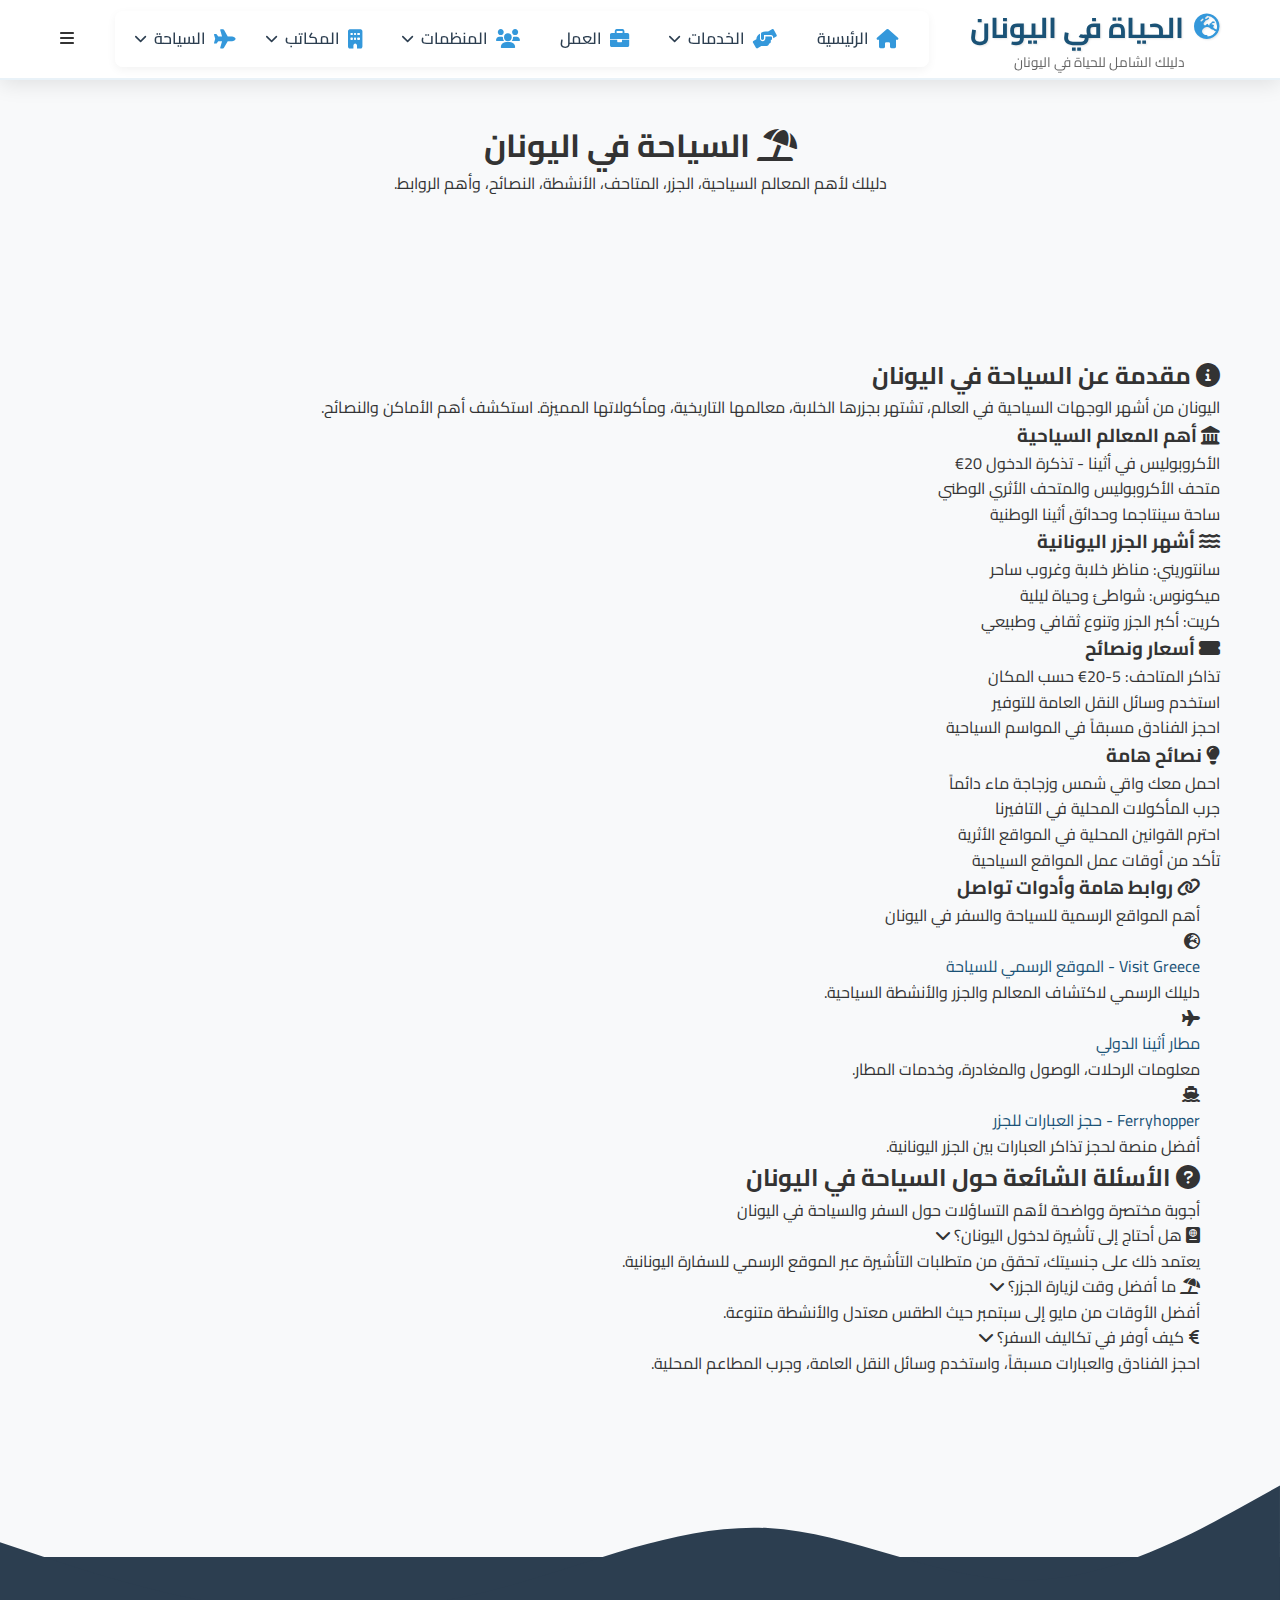
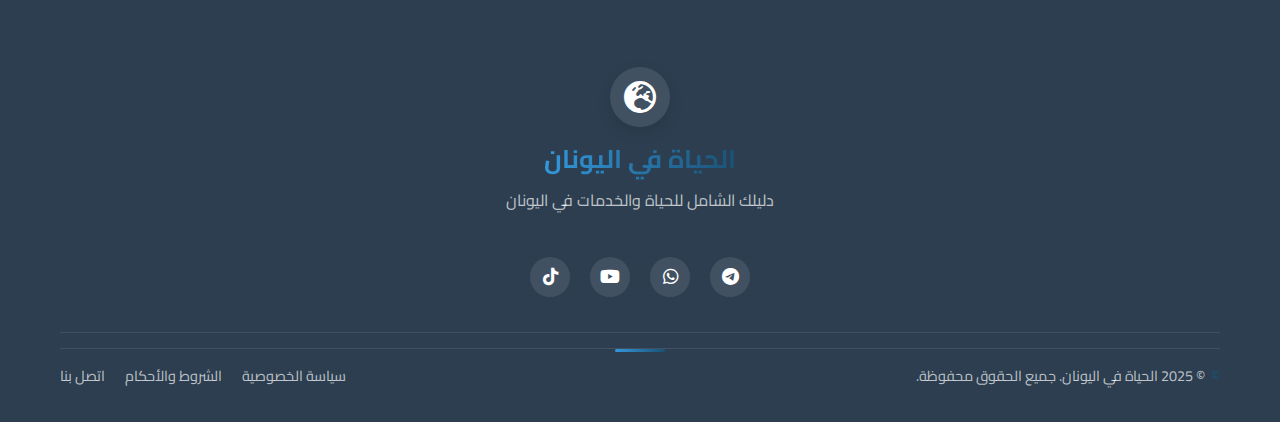
<file: pages/tourism-services.html>
<!DOCTYPE html>
<html lang="ar" dir="rtl">
<head>
    <meta charset="UTF-8">
    <meta name="viewport" content="width=device-width, initial-scale=1.0">
    <title>السياحة | الحياة في اليونان</title>
    <link rel="stylesheet" href="../css/style.css">
    <link rel="stylesheet" href="../css/responsive.css">
    <link rel="stylesheet" href="../css/tabs.css">
    <link rel="stylesheet" href="../css/footer.css">
    <link rel="stylesheet" href="../css/mobile-popups.css">
    <link rel="stylesheet" href="../css/dark-mode.css">
    <link rel="stylesheet" href="../css/themes.css">
    <link rel="stylesheet" href="../css/accessibility.css">
    <link rel="stylesheet" href="../css/nav-dark-mode.css">
    <link rel="stylesheet" href="../css/reading-mode.css">
    <link rel="stylesheet" href="../css/toggle-switches.css">
    <link rel="stylesheet" href="../css/high-contrast-nav.css">
    <link rel="stylesheet" href="../css/toast.css">
    <link rel="stylesheet" href="../css/color-themes.css">
    <link rel="stylesheet" href="../css/modern-mobile-popups.css">
    <link rel="stylesheet" href="https://cdnjs.cloudflare.com/ajax/libs/font-awesome/6.0.0/css/all.min.css">
    <link href="https://fonts.googleapis.com/css2?family=Cairo:wght@300;400;500;600;700&display=swap" rel="stylesheet">
    <style>
    @media (max-width:600px) {
      body { font-size: 0.97rem; }
      header .container, .container { padding: 0 6px !important; }
      h1, h2, h3, h4, h5 { font-size: 1.05em !important; }
      .service-detail-hero, .service-hero, .asylum-hero, .asylum-hero-modern, .asylum-hero-pro, .asylum-hero-ultra {
        min-height: 60vh !important; height: auto !important; padding: 30px 0 20px 0 !important;
      }
      .hero-content, .hero-flex, .hero-flex-pro { flex-direction: column !important; gap: 14px !important; }
      .hero-img, .hero-avatar-pro img { max-width: 120px !important; height: auto !important; }
      .service-detail-content .container, .asylum-hero-glass, .asylum-hero-glass-modern, .hero-glass-pro, .asylum-hero-glass-ultra {
        padding: 14px 2vw 14px 2vw !important; max-width: 98vw !important;
      }
      .details-grid, .timeline, .office-cards, .gallery-map-flex, .stories-grid, .org-cards-pro, .links-grid-pro, .faq-glass-list {
        flex-direction: column !important; gap: 10px !important; max-width: 99vw !important;
      }
      .timeline-step, .office-card, .doc-card, .org-card-pro, .link-card-pro, .faq-glass-item, .detail-card, .info-box {
        min-width: 0 !important; max-width: 100vw !important; padding: 12px 6px !important; font-size: 0.97em !important;
      }
      .office-card img, .org-img-pro img, .gallery img { max-width: 100% !important; height: auto !important; }
      .tips-box, .story-card, .tips-section .tips-box, .faq-glass-item, .faq-card-pro {
        padding: 10px 8px !important; font-size: 0.97em !important;
      }
      .links-header-pro h3, .links-header-pro h2 { font-size: 1.1em !important; }
      .links-desc-pro { font-size: 0.93em !important; }
      .org-img-pro, .link-icon-pro { width: 38px !important; height: 38px !important; font-size: 1em !important; }
      .org-card-pro h4, .link-title-pro { font-size: 1em !important; }
      .org-badge-pro, .link-desc-pro { font-size: 0.89em !important; }
      .footer-content-wrapper, .footer-content, .footer-center-wrapper { flex-direction: column !important; gap: 8px !important; }
      .footer-center-logo, .footer-center-text, .footer-center-social { text-align: center !important; }
      .footer-center-logo .logo-icon { font-size: 1.5em !important; }
      .footer-bottom { flex-direction: column !important; gap: 6px !important; font-size: 0.93em !important; }
      .footer-bottom-links a { font-size: 0.93em !important; }
      .mobile-menu-popup .popup-content, .mobile-settings-popup .popup-content, .mobile-search-popup .popup-content { padding: 10px 4px !important; }
    }
    </style>
</head>
<body>
    <!-- Header Section -->
    <header>
        <div class="container">
            <div class="logo">
                <h1><i class="fas fa-globe-europe"></i> الحياة في اليونان</h1>
                <div class="tagline">دليلك الشامل للحياة في اليونان</div>
            </div>
            <nav class="desktop-nav">
                <ul>
                    <li class="nav-item">
                        <a href="../index.html"><i class="fas fa-home nav-icon"></i><span>الرئيسية</span></a>
                    </li>
                    <li class="dropdown nav-item">
                        <a href="#"><i class="fas fa-hands-helping nav-icon"></i><span>الخدمات</span><i class="fas fa-chevron-down dropdown-arrow"></i></a>
                        <div class="dropdown-content">
                            <a href="asylum.html"><i class="fas fa-passport"></i> دوائر اللجوء</a>
                            <a href="government.html"><i class="fas fa-landmark"></i> دوائر حكومية</a>
                            <a href="housing.html"><i class="fas fa-home"></i> عقارات وسكن</a>
                            <a href="hospitals.html"><i class="fas fa-hospital"></i> مستشفيات</a>
                            <a href="transportation.html"><i class="fas fa-bus"></i> خطوط النقل</a>
                            <a href="tourism-services.html"><i class="fas fa-umbrella-beach"></i> سياحة</a>
                        </div>
                    </li>
                    <li class="nav-item">
                        <a href="../index.html#work"><i class="fas fa-briefcase nav-icon"></i><span>العمل</span></a>
                    </li>
                    <li class="dropdown nav-item">
                        <a href="../index.html#organizations"><i class="fas fa-users nav-icon"></i><span>المنظمات</span><i class="fas fa-chevron-down dropdown-arrow"></i></a>
                        <div class="dropdown-content">
                            <a href="../index.html#humanitarian"><i class="fas fa-hand-holding-heart"></i> منظمات إنسانية</a>
                            <a href="../index.html#medical-org"><i class="fas fa-stethoscope"></i> منظمات طبية</a>
                            <a href="../index.html#educational"><i class="fas fa-graduation-cap"></i> منظمات تعليمية</a>
                        </div>
                    </li>
                    <li class="dropdown nav-item">
                        <a href="../index.html#offices"><i class="fas fa-building nav-icon"></i><span>المكاتب</span><i class="fas fa-chevron-down dropdown-arrow"></i></a>
                        <div class="dropdown-content">
                            <a href="../index.html#service-offices"><i class="fas fa-cogs"></i> مكاتب خدمية</a>
                            <a href="../index.html#accounting"><i class="fas fa-calculator"></i> مكاتب محاسبة</a>
                            <a href="../index.html#lawyers"><i class="fas fa-gavel"></i> مكاتب محامين</a>
                        </div>
                    </li>
                    <li class="dropdown nav-item">
                        <a href="../index.html#tourism"><i class="fas fa-plane nav-icon"></i><span>السياحة</span><i class="fas fa-chevron-down dropdown-arrow"></i></a>
                        <div class="dropdown-content">
                            <a href="../index.html#hotels"><i class="fas fa-hotel"></i> فنادق</a>
                            <a href="../index.html#pharmacies"><i class="fas fa-store"></i> صيدليات ومتاجر</a>
                            <a href="../index.html#restaurants"><i class="fas fa-utensils"></i> مطاعم</a>
                        </div>
                    </li>
                </ul>
            </nav>
            <div class="mobile-menu-toggle">
                <i class="fas fa-bars"></i>
            </div>
        </div>
    </header>

    <!-- Mobile Navigation -->
    <nav class="mobile-nav">
        <div class="nav-indicator"></div>
        <ul>
            <li class="nav-item"><a href="../index.html"><i class="fas fa-home"></i><span>الرئيسية</span></a></li>
            <li class="nav-item search-btn"><a href="#search"><i class="fas fa-search"></i><span>البحث</span></a></li>
            <li class="nav-item mobile-menu-btn"><a href="#menu"><i class="fas fa-bars"></i><span>القائمة</span></a></li>
            <li class="nav-item settings-btn"><a href="#settings"><i class="fas fa-cog"></i><span>الإعدادات</span></a></li>
        </ul>
    </nav>
    <!-- Main Content -->
    <section class="service-detail-hero tourism-hero">
        <div class="overlay"></div>
        <div class="container">
            <div class="hero-content">
                <h1><i class="fas fa-umbrella-beach"></i> السياحة في اليونان</h1>
                <p>دليلك لأهم المعالم السياحية، الجزر، المتاحف، الأنشطة، النصائح، وأهم الروابط.</p>
            </div>
        </div>
    </section>
    <section class="service-detail-content">
        <div class="container">
            <div class="info-box">
                <h2><i class="fas fa-info-circle"></i> مقدمة عن السياحة في اليونان</h2>
                <p>اليونان من أشهر الوجهات السياحية في العالم، تشتهر بجزرها الخلابة، معالمها التاريخية، ومأكولاتها المميزة. استكشف أهم الأماكن والنصائح.</p>
            </div>
            <div class="details-grid">
                <div class="detail-card">
                    <h3><i class="fas fa-landmark"></i> أهم المعالم السياحية</h3>
                    <ul>
                        <li>الأكروبوليس في أثينا - تذكرة الدخول 20€</li>
                        <li>متحف الأكروبوليس والمتحف الأثري الوطني</li>
                        <li>ساحة سينتاجما وحدائق أثينا الوطنية</li>
                    </ul>
                </div>
                <div class="detail-card">
                    <h3><i class="fas fa-water"></i> أشهر الجزر اليونانية</h3>
                    <ul>
                        <li>سانتوريني: مناظر خلابة وغروب ساحر</li>
                        <li>ميكونوس: شواطئ وحياة ليلية</li>
                        <li>كريت: أكبر الجزر وتنوع ثقافي وطبيعي</li>
                    </ul>
                </div>
                <div class="detail-card">
                    <h3><i class="fas fa-ticket-alt"></i> أسعار ونصائح</h3>
                    <ul>
                        <li>تذاكر المتاحف: 5-20€ حسب المكان</li>
                        <li>استخدم وسائل النقل العامة للتوفير</li>
                        <li>احجز الفنادق مسبقاً في المواسم السياحية</li>
                    </ul>
                </div>
                <div class="detail-card">
                    <h3><i class="fas fa-lightbulb"></i> نصائح هامة</h3>
                    <ul>
                        <li>احمل معك واقي شمس وزجاجة ماء دائماً</li>
                        <li>جرب المأكولات المحلية في التافيرنا</li>
                        <li>احترم القوانين المحلية في المواقع الأثرية</li>
                        <li>تأكد من أوقات عمل المواقع السياحية</li>
                    </ul>
                </div>
            </div>
            <div class="links-section links-section-pro">
                <div class="container">
                    <div class="links-header-pro">
                        <h3><i class="fas fa-link"></i> روابط هامة وأدوات تواصل</h3>
                        <p class="links-desc-pro">أهم المواقع الرسمية للسياحة والسفر في اليونان</p>
                    </div>
                    <div class="links-grid-pro">
                        <div class="link-card-pro" style="--card-color:#1a5276;">
                            <div class="link-icon-pro"><i class="fas fa-globe-europe"></i></div>
                            <div class="link-content-pro">
                                <a href="https://www.visitgreece.gr/" target="_blank" class="link-title-pro">Visit Greece - الموقع الرسمي للسياحة</a>
                                <div class="link-desc-pro">دليلك الرسمي لاكتشاف المعالم والجزر والأنشطة السياحية.</div>
                            </div>
                        </div>
                        <div class="link-card-pro" style="--card-color:#27ae60;">
                            <div class="link-icon-pro"><i class="fas fa-plane"></i></div>
                            <div class="link-content-pro">
                                <a href="https://www.aia.gr/traveler/" target="_blank" class="link-title-pro">مطار أثينا الدولي</a>
                                <div class="link-desc-pro">معلومات الرحلات، الوصول والمغادرة، وخدمات المطار.</div>
                            </div>
                        </div>
                        <div class="link-card-pro" style="--card-color:#2980b9;">
                            <div class="link-icon-pro"><i class="fas fa-ship"></i></div>
                            <div class="link-content-pro">
                                <a href="https://www.ferryhopper.com/" target="_blank" class="link-title-pro">Ferryhopper - حجز العبارات للجزر</a>
                                <div class="link-desc-pro">أفضل منصة لحجز تذاكر العبارات بين الجزر اليونانية.</div>
                            </div>
                        </div>
                    </div>
                </div>
            </div>
            <div class="faq-section-glass" id="faq">
                <div class="container">
                    <div class="faq-glass-header">
                        <h2><i class="fas fa-question-circle"></i> الأسئلة الشائعة حول السياحة في اليونان</h2>
                        <p class="faq-glass-desc">أجوبة مختصرة وواضحة لأهم التساؤلات حول السفر والسياحة في اليونان</p>
                    </div>
                    <div class="faq-glass-list">
                        <div class="faq-glass-item" data-faq>
                            <div class="faq-glass-q" data-faq-toggle style="--faq-color:#1a5276;"><span class="faq-glass-icon"><i class="fas fa-passport"></i></span> هل أحتاج إلى تأشيرة لدخول اليونان؟ <span class="faq-glass-arrow"><i class="fas fa-chevron-down"></i></span></div>
                            <div class="faq-glass-a">يعتمد ذلك على جنسيتك، تحقق من متطلبات التأشيرة عبر الموقع الرسمي للسفارة اليونانية.</div>
                        </div>
                        <div class="faq-glass-item" data-faq>
                            <div class="faq-glass-q" data-faq-toggle style="--faq-color:#27ae60;"><span class="faq-glass-icon"><i class="fas fa-umbrella-beach"></i></span> ما أفضل وقت لزيارة الجزر؟ <span class="faq-glass-arrow"><i class="fas fa-chevron-down"></i></span></div>
                            <div class="faq-glass-a">أفضل الأوقات من مايو إلى سبتمبر حيث الطقس معتدل والأنشطة متنوعة.</div>
                        </div>
                        <div class="faq-glass-item" data-faq>
                            <div class="faq-glass-q" data-faq-toggle style="--faq-color:#2980b9;"><span class="faq-glass-icon"><i class="fas fa-euro-sign"></i></span> كيف أوفر في تكاليف السفر؟ <span class="faq-glass-arrow"><i class="fas fa-chevron-down"></i></span></div>
                            <div class="faq-glass-a">احجز الفنادق والعبارات مسبقاً، واستخدم وسائل النقل العامة، وجرب المطاعم المحلية.</div>
                        </div>
                    </div>
                </div>
            </div>
        </div>
    </section>
    <!-- Mobile Search Popup -->
    <div class="mobile-search-popup">
        <div class="popup-content">
            <div class="popup-header">
                <h2><i class="fas fa-search"></i> البحث</h2>
                <span class="close-search-popup"><i class="fas fa-times"></i></span>
            </div>
            <div class="search-form">
                <input type="text" placeholder="ابحث هنا..." class="search-input">
                <button class="search-button"><i class="fas fa-search"></i></button>
            </div>
        </div>
    </div>
    <!-- Settings Popup -->
    <div class="mobile-settings-popup">
        <div class="popup-content settings-popup-content">
            <div class="popup-header settings-header">
                <div class="settings-title">
                    <div class="settings-icon-wrapper">
                        <i class="fas fa-cog settings-icon"></i>
                    </div>
                    <h2>الإعدادات</h2>
                </div>
                <span class="close-settings-popup"><i class="fas fa-times"></i></span>
            </div>
            <div class="settings-tabs">
                <button class="settings-tab-btn active" data-tab="appearance">
                    <i class="fas fa-palette"></i> المظهر
                </button>
                <button class="settings-tab-btn" data-tab="accessibility">
                    <i class="fas fa-universal-access"></i> سهولة الوصول
                </button>
                <button class="settings-tab-btn" data-tab="preferences">
                    <i class="fas fa-sliders-h"></i> التفضيلات
                </button>
            </div>
            <div class="settings-options">
                <!-- Appearance Tab -->
                <div class="settings-tab-content active" id="appearance-content">
                    <div class="settings-option dark-mode-option">
                        <div class="option-info">
                            <i class="fas fa-moon option-icon"></i>
                            <div class="option-text">
                                <span class="option-label">الوضع المظلم</span>
                                <span class="option-description">تغيير مظهر الموقع إلى الوضع الليلي</span>
                            </div>
                        </div>
                        <label class="switch">
                            <input type="checkbox" id="darkModeToggle">
                            <span class="slider round">
                                <span class="switch-circle"></span>
                            </span>
                        </label>
                    </div>
                    <div class="settings-option theme-option">
                        <div class="option-info">
                            <i class="fas fa-paint-brush option-icon"></i>
                            <div class="option-text">
                                <span class="option-label">السمة اللونية</span>
                                <span class="option-description">اختر السمة اللونية المفضلة لديك</span>
                            </div>
                        </div>
                        <div class="theme-selector">
                            <button class="theme-btn active" data-theme="default" style="background: linear-gradient(135deg, #1a5276, #2980b9);"></button>
                            <button class="theme-btn" data-theme="red" style="background: linear-gradient(135deg, #c0392b, #e74c3c);"></button>
                            <button class="theme-btn" data-theme="pink" style="background: linear-gradient(135deg, #c2185b, #e91e63);"></button>
                            <button class="theme-btn" data-theme="green" style="background: linear-gradient(135deg, #27ae60, #2ecc71);"></button>
                            <button class="theme-btn" data-theme="purple" style="background: linear-gradient(135deg, #8e44ad, #9b59b6);"></button>
                            <button class="theme-btn" data-theme="orange" style="background: linear-gradient(135deg, #d35400, #e67e22);"></button>
                        </div>
                    </div>
                    <div class="settings-option reading-mode-option">
                        <div class="option-info">
                            <i class="fas fa-book-reader option-icon"></i>
                            <div class="option-text">
                                <span class="option-label">وضع القراءة</span>
                                <span class="option-description">تحسين تنسيق النصوص لتجربة قراءة أفضل</span>
                            </div>
                        </div>
                        <label class="switch">
                            <input type="checkbox" id="readingModeToggle">
                            <span class="slider round">
                                <span class="switch-circle"></span>
                            </span>
                        </label>
                    </div>
                </div>
                <!-- Accessibility Tab -->
                <div class="settings-tab-content" id="accessibility-content">
                    <div class="settings-option font-option">
                        <div class="option-info">
                            <i class="fas fa-font option-icon"></i>
                            <div class="option-text">
                                <span class="option-label">حجم الخط</span>
                                <span class="option-description">تغيير حجم الخط للموقع بالكامل</span>
                            </div>
                        </div>
                        <div class="font-size-controls">
                            <button class="font-size-btn" id="decreaseFontBtn"><i class="fas fa-minus"></i></button>
                            <span class="font-size-value">متوسط</span>
                            <button class="font-size-btn" id="increaseFontBtn"><i class="fas fa-plus"></i></button>
                        </div>
                    </div>
                    <div class="settings-option contrast-option">
                        <div class="option-info">
                            <i class="fas fa-adjust option-icon"></i>
                            <div class="option-text">
                                <span class="option-label">تباين عالي</span>
                                <span class="option-description">تحسين التباين لسهولة القراءة</span>
                            </div>
                        </div>
                        <label class="switch">
                            <input type="checkbox" id="contrastToggle">
                            <span class="slider round">
                                <span class="switch-circle"></span>
                            </span>
                        </label>
                    </div>
                    <div class="settings-option focus-option">
                        <div class="option-info">
                            <i class="fas fa-eye option-icon"></i>
                            <div class="option-text">
                                <span class="option-label">وضع التركيز</span>
                                <span class="option-description">تقليل التشتيت وإبراز المحتوى المهم</span>
                            </div>
                        </div>
                        <label class="switch">
                            <input type="checkbox" id="focusModeToggle">
                            <span class="slider round">
                                <span class="switch-circle"></span>
                            </span>
                        </label>
                    </div>
                </div>
                <!-- Preferences Tab -->
                <div class="settings-tab-content" id="preferences-content">
                    <div class="settings-option language-option">
                        <div class="option-info">
                            <i class="fas fa-language option-icon"></i>
                            <div class="option-text">
                                <span class="option-label">اللغة</span>
                                <span class="option-description">تغيير لغة الموقع</span>
                            </div>
                        </div>
                        <select class="language-select">
                            <option value="ar" selected>العربية</option>
                            <option value="en">English</option>
                            <option value="gr">Ελληνικά</option>
                            <option value="de">Deutsch</option>
                            <option value="es">Español</option>
                            <option value="tr">Türkçe</option>
                            <option value="fr">Français</option>
                        </select>
                    </div>
                    <div class="settings-option notification-option">
                        <div class="option-info">
                            <i class="fas fa-bell option-icon"></i>
                            <div class="option-text">
                                <span class="option-label">الإشعارات</span>
                                <span class="option-description">تفعيل إشعارات الموقع والتحديثات</span>
                            </div>
                        </div>
                        <label class="switch">
                            <input type="checkbox" id="notificationToggle" checked>
                            <span class="slider round">
                                <span class="switch-circle"></span>
                            </span>
                        </label>
                    </div>
                </div>
                <div class="settings-footer">
                    <button class="reset-settings-btn">إعادة ضبط الإعدادات</button>
                    <div class="settings-version">الإصدار 1.2.0</div>
                </div>
            </div>
        </div>
    </div>
    <!-- Mobile Menu Popup -->
    <div class="mobile-menu-popup">
        <div class="popup-content">
            <div class="popup-header">
                <h2><i class="fas fa-bars"></i> القائمة</h2>
                <span class="close-popup"><i class="fas fa-times"></i></span>
            </div>
            <ul class="mobile-menu-list">
                <li><a href="../index.html"><i class="fas fa-home"></i><span>الرئيسية</span></a></li>
                <li class="mobile-dropdown">
                    <a href="#services"><i class="fas fa-hands-helping"></i><span>الخدمات</span></a>
                    <ul class="mobile-dropdown-content">
                        <li><a href="asylum.html"><i class="fas fa-passport"></i><span>دوائر اللجوء</span></a></li>
                        <li><a href="government.html"><i class="fas fa-landmark"></i><span>دوائر حكومية</span></a></li>
                        <li><a href="housing.html"><i class="fas fa-home"></i><span>عقارات وسكن</span></a></li>
                        <li><a href="hospitals.html"><i class="fas fa-hospital"></i><span>مستشفيات</span></a></li>
                        <li><a href="transportation.html"><i class="fas fa-bus"></i><span>خطوط النقل</span></a></li>
                        <li><a href="tourism-services.html"><i class="fas fa-umbrella-beach"></i><span>سياحة</span></a></li>
                    </ul>
                </li>
                <li><a href="../index.html#work"><i class="fas fa-briefcase"></i><span>العمل</span></a></li>
                <li class="mobile-dropdown">
                    <a href="#organizations"><i class="fas fa-users"></i><span>المنظمات</span></a>
                    <ul class="mobile-dropdown-content">
                        <li><a href="../index.html#humanitarian"><i class="fas fa-hand-holding-heart"></i><span>منظمات إنسانية</span></a></li>
                        <li><a href="../index.html#medical-org"><i class="fas fa-stethoscope"></i><span>منظمات طبية</span></a></li>
                        <li><a href="../index.html#educational"><i class="fas fa-graduation-cap"></i><span>منظمات تعليمية</span></a></li>
                    </ul>
                </li>
                <li class="mobile-dropdown">
                    <a href="#offices"><i class="fas fa-building"></i><span>المكاتب</span></a>
                    <ul class="mobile-dropdown-content">
                        <li><a href="../index.html#service-offices"><i class="fas fa-cogs"></i><span>مكاتب خدمية</span></a></li>
                        <li><a href="../index.html#accounting"><i class="fas fa-calculator"></i><span>مكاتب محاسبة</span></a></li>
                        <li><a href="../index.html#lawyers"><i class="fas fa-gavel"></i><span>مكاتب محامين</span></a></li>
                    </ul>
                </li>
                <li class="mobile-dropdown">
                    <a href="#tourism"><i class="fas fa-plane"></i><span>السياحة</span></a>
                    <ul class="mobile-dropdown-content">
                        <li><a href="../index.html#hotels"><i class="fas fa-hotel"></i><span>فنادق</span></a></li>
                        <li><a href="../index.html#pharmacies"><i class="fas fa-store"></i><span>صيدليات ومتاجر</span></a></li>
                        <li><a href="../index.html#restaurants"><i class="fas fa-utensils"></i><span>مطاعم</span></a></li>
                    </ul>
                </li>
            </ul>
        </div>
    </div>
    <!-- Footer -->
    <footer>
        <div class="footer-wave">
            <svg xmlns="http://www.w3.org/2000/svg" viewBox="0 0 1440 320"><path fill="#2c3e50" fill-opacity="1" d="M0,96L48,112C96,128,192,160,288,170.7C384,181,480,171,576,144C672,117,768,75,864,80C960,85,1056,139,1152,138.7C1248,139,1344,85,1392,58.7L1440,32L1440,320L1392,320C1344,320,1248,320,1152,320C1056,320,960,320,864,320C768,320,672,320,576,320C480,320,384,320,288,320C192,320,96,320,48,320L0,320Z"></path></svg>
        </div>
        
        <div class="footer-content-wrapper">
            <div class="container">
                <!-- Main Footer Content -->
                <div class="footer-content">
                    <div class="footer-center-wrapper">
                        <!-- Logo Section -->
                        <div class="footer-center-logo">
                            <div class="logo-icon"><i class="fas fa-globe-europe"></i></div>
                        </div>
                        <!-- Title and Description -->
                        <div class="footer-center-text">
                            <h2>الحياة في اليونان</h2>
                            <p>دليلك الشامل للحياة والخدمات في اليونان</p>
                        </div>
                        <!-- Social Media Icons -->
                        <div class="footer-center-social">
                            <div class="social-icons">
                                <a href="#" class="telegram" title="Telegram"><i class="fab fa-telegram"></i></a>
                                <a href="#" class="whatsapp" title="WhatsApp"><i class="fab fa-whatsapp"></i></a>
                                <a href="#" class="youtube" title="YouTube"><i class="fab fa-youtube"></i></a>
                                <a href="#" class="tiktok" title="TikTok"><i class="fab fa-tiktok"></i></a>
                            </div>
                        </div>
                    </div>
                </div>
                <!-- Footer Bottom -->
                <div class="footer-bottom">
                    <div class="copyright">
                        <p>&copy; 2025 الحياة في اليونان. جميع الحقوق محفوظة.</p>
                    </div>
                    <div class="footer-bottom-links">
                        <a href="#">سياسة الخصوصية</a>
                        <a href="#">الشروط والأحكام</a>
                        <a href="#">اتصل بنا</a>
                    </div>
                </div>
            </div>
        </div>
    </footer>
    <script src="../js/main.js"></script>
    <script src="../js/services.js"></script>
    <script src="../js/tabs.js"></script>
    <script src="../js/mobile-nav.js"></script>
    <script src="../js/theme-manager.js"></script>
    <script>
    document.querySelectorAll('.faq-glass-q').forEach(q => {
        q.onclick = function() {
            const item = this.closest('.faq-glass-item');
            if(item.classList.contains('open')) {item.classList.remove('open'); return;}
            document.querySelectorAll('.faq-glass-item').forEach(i=>i.classList.remove('open'));
            item.classList.add('open');
        }
    });
    </script>
</body>
</html>
</file>
<file: css/style.css>
/* General Styles */
:root {
    --primary-color: #1a5276;
    --secondary-color: #2980b9;
    --accent-color: #3498db;
    --light-color: #ecf0f1;
    --dark-color: #2c3e50;
    --success-color: #27ae60;
    --warning-color: #f39c12;
    --danger-color: #e74c3c;
    --text-color: #333;
    --border-radius: 8px;
    --box-shadow: 0 4px 6px rgba(0, 0, 0, 0.1);
    --transition: all 0.3s ease;
}

* {
    margin: 0;
    padding: 0;
    box-sizing: border-box;
}

html, body {
    margin-top: 0 !important;
    padding-top: 0 !important;
    overflow-x: hidden !important;
    scroll-behavior: smooth;
}

body {
    font-family: 'Cairo', sans-serif;
    line-height: 1.6;
    color: var(--text-color);
    background-color: #f8f9fa;
    direction: rtl;
}

.container {
    width: 100%;
    max-width: 1200px;
    margin: 0 auto;
    padding: 0 20px;
}

a {
    text-decoration: none;
    color: var(--primary-color);
    transition: var(--transition);
}

a:hover {
    color: var(--accent-color);
}

ul {
    list-style: none;
}

.btn {
    display: inline-flex;
    align-items: center;
    justify-content: center;
    gap: 10px;
    background: linear-gradient(90deg, var(--primary-color) 0%, var(--accent-color) 100%);
    color: #fff;
    padding: 13px 32px;
    border-radius: 32px;
    border: 1.5px solid var(--accent-color);
    box-shadow: 0 4px 18px rgba(52,152,219,0.10);
    font-weight: 700;
    font-size: 1.13rem;
    letter-spacing: 0.01em;
    cursor: pointer;
    position: relative;
    overflow: hidden;
    transition: background 0.25s, color 0.18s, box-shadow 0.22s, transform 0.18s;
}
.btn::before {
    content: '';
    position: absolute;
    left: 0; top: 0; right: 0; bottom: 0;
    background: linear-gradient(120deg, rgba(255,255,255,0.13) 0%, rgba(255,255,255,0.04) 100%);
    opacity: 0.7;
    z-index: 0;
    pointer-events: none;
    transition: opacity 0.22s;
}
.btn:hover, .btn:focus {
    background: linear-gradient(90deg, var(--accent-color) 0%, var(--primary-color) 100%);
    color: #fff;
    box-shadow: 0 8px 32px rgba(52,152,219,0.18);
    transform: translateY(-2px) scale(1.045);
}
.btn:hover::before, .btn:focus::before {
    opacity: 1;
}
.btn:active {
    background: linear-gradient(90deg, var(--primary-color) 0%, var(--accent-color) 100%);
    color: #fff;
    box-shadow: 0 2px 8px rgba(52,152,219,0.10);
    transform: scale(0.97);
}
.btn i {
    font-size: 1.1em;
    transition: transform 0.22s;
    z-index: 1;
}
.btn:hover i, .btn:focus i {
    transform: translateX(-4px) scale(1.13);
}
.btn-primary {
    background: linear-gradient(90deg, var(--accent-color) 0%, var(--primary-color) 100%);
    color: #fff;
    border: 1.5px solid var(--primary-color);
    box-shadow: 0 4px 18px rgba(52,152,219,0.13);
}
.btn-secondary {
    background: linear-gradient(90deg, #fff 0%, #eaf4fb 100%);
    color: var(--primary-color);
    border: 1.5px solid var(--accent-color);
    box-shadow: 0 4px 18px rgba(52,152,219,0.07);
}
.btn-secondary:hover, .btn-secondary:focus {
    background: linear-gradient(90deg, var(--primary-color) 0%, var(--accent-color) 100%);
    color: #fff;
    border-color: var(--primary-color);
}
@media (max-width: 600px) {
    .btn {
        padding: 9px 16px;
        font-size: 0.98rem;
        border-radius: 22px;
        min-width: 0;
    }
    .btn i {
        font-size: 1em;
    }
}

section {
    padding: 80px 0;
}

.section-header {
    text-align: center;
    margin-bottom: 50px;
}

.section-subtitle {
    display: inline-block;
    font-size: 0.9rem;
    font-weight: 600;
    color: var(--accent-color);
    margin-bottom: 10px;
    text-transform: uppercase;
    letter-spacing: 1px;
    position: relative;
}

.section-title-wrapper {
    display: flex;
    align-items: center;
    justify-content: center;
    gap: 15px;
    margin-bottom: 15px;
}

.section-header h2 {
    font-size: 2.5rem;
    color: var(--dark-color);
    font-weight: 700;
    margin: 0;
}

.section-more-btn {
    display: inline-flex;
    align-items: center;
    background-color: rgba(52, 152, 219, 0.1);
    color: var(--primary-color);
    padding: 5px 15px;
    border-radius: 20px;
    font-size: 0.85rem;
    font-weight: 600;
    transition: all 0.3s ease;
    gap: 5px;
}

.section-more-btn i {
    font-size: 0.7rem;
    transition: transform 0.3s ease;
}

.section-more-btn:hover {
    background-color: var(--primary-color);
    color: white;
    transform: translateY(-2px);
}

.section-more-btn:hover i {
    transform: translateX(-3px);
}

.section-header p {
    max-width: 700px;
    margin: 0 auto 20px;
    color: #666;
    line-height: 1.6;
}

.section-divider {
    width: 100%;
    height: 20px;
    position: relative;
    text-align: center;
}

.section-divider span {
    display: inline-flex;
    align-items: center;
    justify-content: center;
    width: 40px;
    height: 40px;
    background-color: var(--light-bg);
    border-radius: 50%;
    color: var(--primary-color);
    position: relative;
    z-index: 2;
}

.section-divider::before {
    content: '';
    position: absolute;
    top: 50%;
    left: 0;
    right: 0;
    height: 1px;
    background-color: rgba(0, 0, 0, 0.1);
    z-index: 1;
}

.section-divider span {
    padding: 0 15px;
    color: var(--accent-color);
    font-size: 1.2rem;
}

/* Header Styles */
header {
    background-color: rgba(255, 255, 255, 0.98);
    box-shadow: 0 4px 20px rgba(0, 0, 0, 0.1);
    position: fixed;
    top: 0;
    left: 0;
    right: 0;
    z-index: 1000;
    padding: 4px 0;
    backdrop-filter: blur(10px);
    -webkit-backdrop-filter: blur(10px);
    border-bottom: 2px solid rgba(41, 128, 185, 0.1);
}

header .container {
    display: flex;
    justify-content: space-between;
    align-items: center;
}

.logo {
    display: flex;
    flex-direction: column;
}

.logo h1 {
    font-size: 1.8rem;
    color: var(--primary-color);
    font-weight: 700;
    text-shadow: 1px 1px 2px rgba(0, 0, 0, 0.1);
    transition: var(--transition);
    display: flex;
    align-items: center;
    margin-bottom: 2px;
}

.logo h1 i {
    margin-left: 10px;
    color: var(--accent-color);
    font-size: 1.6rem;
}

.logo .tagline {
    font-size: 0.85rem;
    color: #666;
    font-weight: 400;
    margin-right: 35px;
}

.logo h1:hover {
    transform: scale(1.05);
    color: var(--secondary-color);
}

.logo h1:hover i {
    transform: rotate(20deg);
}

/* Enhanced Navigation Styles */
.desktop-nav {
    background-color: rgba(255, 255, 255, 0.95);
    border-radius: var(--border-radius);
    padding: 5px;
    box-shadow: 0 3px 10px rgba(0, 0, 0, 0.05);
}

.desktop-nav ul {
    display: flex;
    align-items: center;
}

.desktop-nav ul li.nav-item {
    margin-right: 10px;
    position: relative;
    transition: var(--transition);
}

.desktop-nav ul li.nav-item:last-child {
    margin-right: 0;
}

.desktop-nav ul li.nav-item:hover {
    transform: translateY(-3px);
}

.desktop-nav ul li.nav-item a {
    font-weight: 600;
    font-size: 1rem;
    padding: 10px 15px;
    display: flex;
    align-items: center;
    color: var(--dark-color);
    border-radius: var(--border-radius);
    transition: var(--transition);
}

.desktop-nav ul li.nav-item a:hover {
    background-color: var(--primary-color);
    color: white;
}

.nav-icon {
    margin-left: 8px;
    font-size: 1.2rem;
    color: var(--accent-color);
    transition: var(--transition);
}

.desktop-nav ul li.nav-item a:hover .nav-icon {
    color: white;
    transform: scale(1.2);
}

.dropdown-arrow {
    margin-right: 8px;
    font-size: 0.8rem;
    transition: var(--transition);
}

.dropdown:hover .dropdown-arrow {
    transform: rotate(180deg);
}

/* Dropdown Menu */
.dropdown {
    position: relative;
}

.dropdown-content {
    position: absolute;
    top: 100%;
    right: 0;
    background-color: white;
    min-width: 250px;
    box-shadow: 0 5px 15px rgba(0, 0, 0, 0.1);
    border-radius: var(--border-radius);
    opacity: 0;
    visibility: hidden;
    transform: translateY(10px);
    transition: all 0.4s cubic-bezier(0.68, -0.55, 0.27, 1.55);
    z-index: 1;
    padding: 10px 0;
    border-top: 3px solid var(--accent-color);
    margin-top: 10px;
}

.dropdown:hover .dropdown-content {
    opacity: 1;
    visibility: visible;
    transform: translateY(0);
}

.dropdown-content a {
    padding: 12px 20px;
    display: flex;
    align-items: center;
    font-weight: 500;
    font-size: 0.95rem;
    border-bottom: 1px solid rgba(0, 0, 0, 0.05);
    transition: var(--transition);
    color: var(--dark-color);
}

.dropdown-content a i {
    margin-left: 10px;
    font-size: 1.1rem;
    color: var(--accent-color);
    width: 20px;
    text-align: center;
    transition: var(--transition);
}

/* سهم أعلى القائمة المنسدلة */
.dropdown-content::before {
    content: '';
    position: absolute;
    top: -13px;
    right: 32px;
    width: 0;
    height: 0;
    border-left: 10px solid transparent;
    border-right: 10px solid transparent;
    border-bottom: 13px solid var(--accent-color);
    z-index: 2;
}


/* Hero Section */
.hero {
    background: linear-gradient(rgba(0,0,0,0.03), rgba(0,0,0,0.06)), url('https://assets.hiphotels.com/attachments/64b9206b9c0e1504cf000464/hd.jpg?1689854054');
    background-size: cover;
    background-position: center;
    height: 100vh;
    min-height: 350px;
    width: 100%;
    display: flex;
    align-items: center;
    justify-content: center;
    color: white;
    margin-top: 0;
    position: relative;
    overflow: hidden;
    padding: 0;
}

.hero .overlay {
    position: absolute;
    top: 0;
    left: 0;
    right: 0;
    bottom: 0;
    background: linear-gradient(135deg, rgba(26, 82, 118, 0.55) 0%, rgba(52, 152, 219, 0.45) 100%);
    z-index: 1;
}

.hero-content {
    max-width: 1200px;
    width: 100%;
    padding: 0 20px;
    position: relative;
    z-index: 2;
    display: flex;
    flex-direction: column;
    align-items: center;
    justify-content: flex-start;
    box-sizing: border-box;
    margin-top: 40px;
}

.hero-text {
    text-align: center;
    margin-bottom: 50px;
}

.animated-title {
    font-size: 3.5rem;
    margin-bottom: 20px;
    font-weight: 800;
    text-shadow: 0 4px 18px rgba(0,0,0,0.55), 0 1.5px 8px rgba(52,152,219,0.13);
    position: relative;
    display: inline-block;
    overflow: hidden;
    white-space: nowrap;
    margin: 0 auto;
    letter-spacing: .05em;
}
.typing-text {
    display: inline-block;
    overflow: hidden;
    white-space: nowrap;
    animation: typingEffect 2.2s steps(28, end) 0.2s 1 normal both;
    vertical-align: top;
}
.typing-cursor {
    display: inline-block;
    width: 3px;
    height: 1.1em;
    background: #1976d2;
    margin-left: 2px;
    vertical-align: top;
    animation: blinkCursor 0.8s steps(1) infinite;
}
@keyframes typingEffect {
  from { width: 0 }
  to { width: 100% }
}
@keyframes blinkCursor {
  0%, 100% { opacity: 1; }
  50% { opacity: 0; }
}

.animated-subtitle {
    font-size: 1.5rem;
    margin-bottom: 30px;
    animation: fadeInUp 1s ease;
    max-width: 800px;
    line-height: 1.6;
    text-shadow: 0 4px 18px rgba(0,0,0,0.55), 0 1.5px 8px rgba(52,152,219,0.13);
}

.hero-buttons {
    display: flex;
    gap: 20px;
    justify-content: center;
    animation: fadeIn 1.5s ease;
    flex-wrap: wrap;
    width: 100%;
    max-width: 500px;
}

.btn {
    display: inline-flex;
    align-items: center;
    justify-content: center;
    gap: 10px;
    background: linear-gradient(90deg, var(--primary-color) 0%, var(--accent-color) 100%);
    color: #fff;
    padding: 13px 32px;
    border-radius: 32px;
    border: 1.5px solid var(--accent-color);
    box-shadow: 0 4px 18px rgba(52,152,219,0.10);
    font-weight: 700;
    font-size: 1.13rem;
    letter-spacing: 0.01em;
    cursor: pointer;
    position: relative;
    overflow: hidden;
    transition: background 0.25s, color 0.18s, box-shadow 0.22s, transform 0.18s;
}
.btn::before {
    content: '';
    position: absolute;
    left: 0; top: 0; right: 0; bottom: 0;
    background: linear-gradient(120deg, rgba(255,255,255,0.13) 0%, rgba(255,255,255,0.04) 100%);
    opacity: 0.7;
    z-index: 0;
    pointer-events: none;
    transition: opacity 0.22s;
}
.btn:hover, .btn:focus {
    background: linear-gradient(90deg, var(--accent-color) 0%, var(--primary-color) 100%);
    color: #fff;
    box-shadow: 0 8px 32px rgba(52,152,219,0.18);
    transform: translateY(-2px) scale(1.045);
}
.btn:hover::before, .btn:focus::before {
    opacity: 1;
}
.btn:active {
    background: linear-gradient(90deg, var(--primary-color) 0%, var(--accent-color) 100%);
    color: #fff;
    box-shadow: 0 2px 8px rgba(52,152,219,0.10);
    transform: scale(0.97);
}
.btn i {
    font-size: 1.1em;
    transition: transform 0.22s;
    z-index: 1;
}
.btn:hover i, .btn:focus i {
    transform: translateX(-4px) scale(1.13);
}
.btn-primary {
    background: linear-gradient(90deg, var(--accent-color) 0%, var(--primary-color) 100%);
    color: #fff;
    border: 1.5px solid var(--primary-color);
    box-shadow: 0 4px 18px rgba(52,152,219,0.13);
}
.btn-secondary {
    background: linear-gradient(90deg, #fff 0%, #eaf4fb 100%);
    color: var(--primary-color);
    border: 1.5px solid var(--accent-color);
    box-shadow: 0 4px 18px rgba(52,152,219,0.07);
}
.btn-secondary:hover, .btn-secondary:focus {
    background: linear-gradient(90deg, var(--primary-color) 0%, var(--accent-color) 100%);
    color: #fff;
    border-color: var(--primary-color);
}
@media (max-width: 600px) {
    .btn {
        padding: 9px 16px;
        font-size: 0.98rem;
        border-radius: 22px;
        min-width: 0;
    }
    .btn i {
        font-size: 1em;
    }
}

.btn-secondary {
    background-color: rgba(255, 255, 255, 0.2);
    backdrop-filter: blur(5px);
    -webkit-backdrop-filter: blur(5px);
    box-shadow: 0 4px 15px rgba(0, 0, 0, 0.1);
    border: 1px solid rgba(255, 255, 255, 0.3);
}

.btn i {
    transition: transform 0.3s ease;
}

.btn:hover i {
    transform: translateX(-5px);
}

.hero-features {
    display: flex;
    gap: 20px;
    margin-top: 10px;
    animation: fadeInUp 1.5s ease;
    width: 100%;
    max-width: 800px;
    justify-content: center;
}

.feature-item {
    background: linear-gradient(135deg, rgba(255, 255, 255, 0.07) 0%, rgba(255, 255, 255, 0.10) 100%);
    backdrop-filter: blur(1px);
    -webkit-backdrop-filter: blur(1px);
    padding: 18px;
    border-radius: 14px;
    text-align: center;
    flex: 1;
    max-width: 220px;
    border: 1px solid rgba(255, 255, 255, 0.2);
    transition: all 0.4s cubic-bezier(0.175, 0.885, 0.32, 1.275);
    box-shadow: 0 10px 20px rgba(0, 0, 0, 0.1);
    position: relative;
    overflow: hidden;
}

.feature-item:hover {
    transform: translateY(-3px);
    background: linear-gradient(135deg, rgba(255, 255, 255, 0.15) 0%, rgba(255, 255, 255, 0.25) 100%);
    box-shadow: 0 15px 30px rgba(0, 0, 0, 0.2);
    border-color: rgba(255, 255, 255, 0.4);
}

.feature-item::before {
    content: '';
    position: absolute;
    top: 0;
    left: 0;
    width: 100%;
    height: 100%;
    background: linear-gradient(45deg, transparent, rgba(255, 255, 255, 0.1), transparent);
    transform: translateX(-100%);
    transition: 0.6s;
    z-index: 1;
}

.feature-item:hover::before {
    transform: translateX(100%);
}

.feature-icon {
    width: 55px;
    height: 55px;
    background: linear-gradient(135deg, var(--primary-color) 0%, var(--accent-color) 100%);
    border-radius: 50%;
    display: flex;
    align-items: center;
    justify-content: center;
    margin: 0 auto 15px;
    transition: all 0.4s cubic-bezier(0.175, 0.885, 0.32, 1.275);
    box-shadow: 0 10px 20px rgba(0, 0, 0, 0.15);
    border: 2px solid rgba(255, 255, 255, 0.3);
    position: relative;
    z-index: 2;
}

.feature-icon i {
    font-size: 1.5rem;
    color: white;
    filter: drop-shadow(0 2px 3px rgba(0, 0, 0, 0.2));
}

.feature-item:hover .feature-icon {
    background: linear-gradient(135deg, var(--accent-color) 0%, var(--secondary-color) 100%);
    transform: scale(1.1) rotate(10deg);
    box-shadow: 0 15px 25px rgba(0, 0, 0, 0.25);
    border-color: rgba(255, 255, 255, 0.5);
}

.feature-item h3 {
    font-size: 1.1rem;
    margin-bottom: 8px;
    font-weight: 600;
    color: white;
    position: relative;
    z-index: 2;
    text-shadow: 0 2px 4px rgba(0, 0, 0, 0.2);
}

.feature-item p {
    font-size: 0.85rem;
    color: rgba(255, 255, 255, 0.9);
    position: relative;
    z-index: 2;
    line-height: 1.5;
}

.hero-wave {
    position: absolute;
    bottom: -5px;
    left: 0;
    width: 100%;
    z-index: 3;
    line-height: 0;
}

/* Cards Container */
.services-categories {
    margin-top: 30px;
    display: flex;
    flex-direction: column;
    align-items: center;
}

.services-search {
    margin-top: 20px;
    width: 100%;
    max-width: 500px;
}

.search-box {
    position: relative;
    display: flex;
    align-items: center;
}

.search-box i {
    position: absolute;
    right: 15px;
    color: var(--primary-color);
}

.search-box input {
    width: 100%;
    padding: 12px 40px 12px 15px;
    border-radius: 30px;
    border: 1px solid rgba(0, 0, 0, 0.1);
    background-color: #f8f9fa;
    font-family: 'Cairo', sans-serif;
    transition: all 0.3s ease;
}

.search-box input:focus {
    outline: none;
    box-shadow: 0 0 0 3px rgba(41, 128, 185, 0.2);
    border-color: var(--primary-color);
}

.category-tabs {
    display: flex;
    justify-content: center;
    flex-wrap: wrap;
    gap: 10px;
    margin-bottom: 20px;
}

.category-tab {
    background-color: #f8f9fa;
    color: var(--dark-color);
    border: 1px solid rgba(0, 0, 0, 0.1);
    padding: 8px 20px;
    border-radius: 30px;
    cursor: pointer;
    transition: all 0.3s ease;
    font-weight: 600;
    font-size: 0.9rem;
}

.category-tab:hover {
    background-color: rgba(41, 128, 185, 0.1);
    transform: translateY(-2px);
}

.category-tab.active {
    background-color: var(--primary-color);
    color: white;
}

.cards-container {
    display: grid;
    grid-template-columns: repeat(auto-fill, minmax(320px, 1fr));
    gap: 30px;
    margin-top: 20px;
    padding: 10px;
}

/* Service Cards with Flip Effect */
.service-card {
    background-color: transparent;
    perspective: 1000px;
    height: 350px;
    transition: all 0.5s ease;
    opacity: 0;
    transform: translateY(20px);
}

.service-card:hover {
    transform: translateY(-10px);
    box-shadow: 0 15px 30px rgba(0, 0, 0, 0.1);
}

.card-inner {
    position: relative;
    width: 100%;
    height: 100%;
    text-align: center;
    transition: transform 0.8s;
    transform-style: preserve-3d;
    border-radius: var(--border-radius);
    box-shadow: 0 5px 15px rgba(0, 0, 0, 0.1);
}

.service-card:hover .card-inner {
    transform: rotateY(180deg);
}

.card-front, .card-back {
    position: absolute;
    width: 100%;
    height: 100%;
    -webkit-backface-visibility: hidden;
    backface-visibility: hidden;
    border-radius: var(--border-radius);
    overflow: hidden;
    display: flex;
    flex-direction: column;
    justify-content: center;
    align-items: center;
    padding: 20px;
}

.card-front {
    background: linear-gradient(135deg, #ffffff 0%, #f8f9fa 100%);
    color: var(--dark-color);
    border: 1px solid rgba(0, 0, 0, 0.05);
}

.card-back {
    background: linear-gradient(135deg, var(--primary-color) 0%, var(--secondary-color) 100%);
    color: white;
    transform: rotateY(180deg);
    overflow-y: auto;
    justify-content: flex-start;
    padding-top: 20px;
}

.card-icon {
    width: 80px;
    height: 80px;
    background-color: rgba(52, 152, 219, 0.1);
    border-radius: 50%;
    display: flex;
    align-items: center;
    justify-content: center;
    margin: 0 auto 20px;
    transition: all 0.5s cubic-bezier(0.68, -0.55, 0.27, 1.55);
}

.card-icon i {
    font-size: 2.5rem;
    color: var(--primary-color);
    transition: var(--transition);
}

.service-card:hover .card-icon {
    transform: scale(1.2) rotate(10deg);
}

.card-front h3 {
    font-size: 1.5rem;
    margin-top: 15px;
    margin-bottom: 8px;
    color: var(--dark-color);
    font-weight: 700;
    transition: var(--transition);
}

.card-front .card-brief {
    font-size: 0.85rem;
    color: var(--secondary-color);
    margin-bottom: 10px;
    max-width: 90%;
    opacity: 0.9;
    background-color: rgba(52, 152, 219, 0.08);
    padding: 5px 10px;
    border-radius: 4px;
    transition: var(--transition);
}

.service-card:hover .card-brief {
    opacity: 0;
}

.card-back h3 {
    font-size: 1.5rem;
    margin-bottom: 10px;
    color: white;
    font-weight: 700;
    text-shadow: 0 1px 2px rgba(0, 0, 0, 0.2);
    position: relative;
    padding-bottom: 8px;
}

.card-back h3::after {
    content: '';
    position: absolute;
    bottom: 0;
    right: 0;
    width: 50px;
    height: 3px;
    background-color: var(--accent-color);
    border-radius: 3px;
}

.card-back p {
    color: rgba(255, 255, 255, 0.9);
    margin-bottom: 12px;
    line-height: 1.6;
    font-size: 0.95rem;
    background-color: rgba(0, 0, 0, 0.1);
    padding: 8px 12px;
    border-radius: 8px;
    width: 100%;
}

.service-details {
    list-style: none;
    margin-bottom: 15px;
    text-align: right;
    background-color: rgba(255, 255, 255, 0.1);
    border-radius: var(--border-radius);
    padding: 12px;
    width: 100%;
    max-height: 220px;
    overflow-y: auto;
    scrollbar-width: thin;
    scrollbar-color: rgba(255, 255, 255, 0.3) rgba(0, 0, 0, 0.1);
}

.service-details::-webkit-scrollbar {
    width: 6px;
}

.service-details::-webkit-scrollbar-track {
    background: rgba(0, 0, 0, 0.1);
    border-radius: 10px;
}

.service-details::-webkit-scrollbar-thumb {
    background-color: rgba(255, 255, 255, 0.3);
    border-radius: 10px;
}

.service-details li {
    margin-bottom: 10px;
    font-size: 0.9rem;
    color: rgba(255, 255, 255, 0.9);
    display: flex;
    align-items: flex-start;
    padding: 5px 0;
    border-bottom: 1px solid rgba(255, 255, 255, 0.1);
}

.service-details li:last-child {
    margin-bottom: 0;
    border-bottom: none;
}

.service-details li i {
    color: var(--accent-color);
    margin-left: 10px;
    margin-top: 3px;
    font-size: 0.9rem;
    background-color: rgba(255, 255, 255, 0.15);
    width: 20px;
    height: 20px;
    display: flex;
    align-items: center;
    justify-content: center;
    border-radius: 50%;
}

.card-link {
    display: inline-flex;
    align-items: center;
    gap: 8px;
    color: white;
    font-weight: 600;
    background-color: rgba(255, 255, 255, 0.2);
    padding: 8px 20px;
    border-radius: 20px;
    transition: all 0.3s ease;
    border: 1px solid rgba(255, 255, 255, 0.3);
    margin-top: 10px;
    box-shadow: 0 3px 6px rgba(0, 0, 0, 0.1);
    align-self: center;
}

.card-link:hover {
    background-color: rgba(255, 255, 255, 0.3);
    transform: translateY(-3px);
    color: white;
    box-shadow: 0 5px 15px rgba(0, 0, 0, 0.15);
}

.card-link i {
    transition: transform 0.3s ease;
}

.card-link:hover i {
    transform: translateX(-5px);
}

/* Work Section Styles */
.work-info-box {
    background: linear-gradient(135deg, var(--primary-color) 0%, var(--secondary-color) 100%);
    border-radius: var(--border-radius);
    padding: 25px;
    margin-bottom: 40px;
    color: white;
    box-shadow: 0 10px 30px rgba(0, 0, 0, 0.1);
    position: relative;
    overflow: hidden;
}

.work-info-box::before {
    content: '';
    position: absolute;
    top: 0;
    right: 0;
    width: 150px;
    height: 150px;
    background-color: rgba(255, 255, 255, 0.1);
    border-radius: 50%;
    transform: translate(50%, -50%);
    z-index: 0;
}

.info-header {
    display: flex;
    align-items: center;
    margin-bottom: 20px;
    position: relative;
    z-index: 1;
}

.info-header i {
    font-size: 2rem;
    margin-left: 15px;
    color: rgba(255, 255, 255, 0.9);
}

.info-header h3 {
    font-size: 1.4rem;
    font-weight: 600;
    color: white;
}

.info-content {
    position: relative;
    z-index: 1;
}

.info-list {
    list-style: none;
}

.info-list li {
    margin-bottom: 12px;
    display: flex;
    align-items: flex-start;
    line-height: 1.6;
}

.info-list li:last-child {
    margin-bottom: 0;
}

.info-list li i {
    color: rgba(255, 255, 255, 0.8);
    margin-left: 10px;
    margin-top: 5px;
}

.info-list li strong {
    font-weight: 600;
    margin-left: 5px;
}

/* Job Cards */
.job-card {
    background-color: white;
    border-radius: var(--border-radius);
    box-shadow: 0 5px 15px rgba(0, 0, 0, 0.05);
    padding: 25px;
    transition: all 0.4s cubic-bezier(0.175, 0.885, 0.32, 1.275);
    text-align: center;
    border: 1px solid rgba(0, 0, 0, 0.03);
    overflow: hidden;
    position: relative;
}

.job-card::before {
    content: '';
    position: absolute;
    top: 0;
    left: 0;
    width: 100%;
    height: 5px;
    background: linear-gradient(90deg, var(--primary-color) 0%, var(--accent-color) 100%);
    transform: scaleX(0);
    transform-origin: right;
    transition: transform 0.5s ease;
}

.job-card:hover {
    transform: translateY(-10px);
    box-shadow: 0 15px 30px rgba(0, 0, 0, 0.1);
}

.job-card:hover::before {
    transform: scaleX(1);
    transform-origin: left;
}

.job-details {
    display: flex;
    justify-content: center;
    gap: 10px;
    margin-bottom: 15px;
}

.job-tag {
    display: inline-flex;
    align-items: center;
    background-color: rgba(52, 152, 219, 0.1);
    color: var(--primary-color);
    padding: 5px 10px;
    border-radius: 20px;
    font-size: 0.8rem;
    font-weight: 500;
}

.job-tag i {
    margin-left: 5px;
    font-size: 0.75rem;
}

.job-card .card-link {
    display: inline-flex;
    align-items: center;
    gap: 5px;
    color: var(--accent-color);
    font-weight: 600;
    transition: var(--transition);
}

.job-card .card-link:hover {
    color: var(--primary-color);
    transform: translateX(-5px);
}

.job-card .card-link i {
    font-size: 0.8rem;
}

/* Regular Cards (for other sections) */
.card {
    background-color: white;
    border-radius: var(--border-radius);
    box-shadow: 0 5px 15px rgba(0, 0, 0, 0.05);
    padding: 25px;
    transition: all 0.4s cubic-bezier(0.175, 0.885, 0.32, 1.275);
    text-align: center;
    border: 1px solid rgba(0, 0, 0, 0.03);
    overflow: hidden;
    position: relative;
}

.card::before {
    content: '';
    position: absolute;
    top: 0;
    left: 0;
    width: 100%;
    height: 5px;
    background: linear-gradient(90deg, var(--primary-color) 0%, var(--accent-color) 100%);
    transform: scaleX(0);
    transform-origin: right;
    transition: transform 0.5s ease;
}

.card:hover {
    transform: translateY(-10px);
    box-shadow: 0 15px 30px rgba(0, 0, 0, 0.1);
}

.card:hover::before {
    transform: scaleX(1);
    transform-origin: left;
}

.card h3 {
    font-size: 1.5rem;
    margin-bottom: 15px;
    color: var(--dark-color);
    font-weight: 700;
}

.card p {
    color: #666;
    margin-bottom: 20px;
    line-height: 1.6;
}

/* Organizations Section */
.organizations {
    background-color: var(--light-bg);
}

.org-intro {
    display: flex;
    align-items: center;
    background-color: rgba(52, 152, 219, 0.1);
    border-radius: var(--border-radius);
    padding: 20px;
    margin-bottom: 30px;
    border-right: 4px solid var(--primary-color);
}

.org-intro-icon {
    font-size: 2rem;
    color: var(--primary-color);
    margin-left: 20px;
}

.org-intro-text p {
    margin: 0;
    line-height: 1.6;
    color: var(--dark-color);
}

/* Organization Cards */
.org-card {
    background-color: white;
    border-radius: var(--border-radius);
    box-shadow: 0 5px 15px rgba(0, 0, 0, 0.05);
    overflow: hidden;
    transition: transform 0.3s ease, box-shadow 0.3s ease;
    display: flex;
    flex-direction: column;
    height: 100%;
    border: 1px solid rgba(0, 0, 0, 0.05);
}

.org-card:hover {
    transform: translateY(-10px);
    box-shadow: 0 15px 30px rgba(0, 0, 0, 0.1);
}

.org-card-header {
    background: linear-gradient(135deg, var(--primary-color) 0%, var(--secondary-color) 100%);
    color: white;
    padding: 20px;
    text-align: center;
    position: relative;
}

.org-logo {
    width: 60px;
    height: 60px;
    background-color: white;
    border-radius: 50%;
    display: flex;
    align-items: center;
    justify-content: center;
    margin: 0 auto 15px;
    color: var(--primary-color);
    font-size: 1.5rem;
    box-shadow: 0 5px 15px rgba(0, 0, 0, 0.1);
}

.org-card-header h3 {
    margin: 0;
    font-size: 1.3rem;
    font-weight: 700;
}

.org-card-body {
    padding: 20px;
    flex-grow: 1;
}

.org-card-body p {
    color: #666;
    margin-bottom: 15px;
    line-height: 1.6;
}

.org-services {
    list-style: none;
    margin-bottom: 20px;
    padding: 0;
}

.org-services li {
    display: flex;
    align-items: flex-start;
    margin-bottom: 10px;
    font-size: 0.9rem;
    color: #555;
}

.org-services li i {
    color: var(--accent-color);
    margin-left: 10px;
    margin-top: 3px;
}

.org-contact {
    display: flex;
    flex-direction: column;
    gap: 8px;
    background-color: rgba(0, 0, 0, 0.02);
    padding: 10px;
    border-radius: var(--border-radius);
    margin-top: 15px;
}

.org-contact span {
    display: flex;
    align-items: center;
    font-size: 0.85rem;
    color: #666;
}

.org-contact span i {
    margin-left: 8px;
    color: var(--primary-color);
}

.org-card-footer {
    padding: 15px 20px;
    border-top: 1px solid rgba(0, 0, 0, 0.05);
    text-align: center;
}

.org-link {
    display: inline-flex;
    align-items: center;
    color: var(--accent-color);
    font-weight: 600;
    transition: var(--transition);
    gap: 5px;
}

.org-link:hover {
    color: var(--primary-color);
    transform: translateX(-5px);
}

.org-link i {
    font-size: 0.8rem;
}

/* Tabs */
.tabs {
    margin-top: 30px;
}

.tab-buttons {
    display: flex;
    justify-content: center;
    margin-bottom: 30px;
    flex-wrap: wrap;
    gap: 10px;
}

.tab-btn {
    background-color: transparent;
    border: 2px solid var(--primary-color);
    color: var(--primary-color);
    padding: 10px 20px;
    cursor: pointer;
    border-radius: var(--border-radius);
    font-weight: 600;
    transition: var(--transition);
}

.tab-btn:hover, .tab-btn.active {
    background-color: var(--primary-color);
    color: white;
}

.tab-btn.active {
    color: var(--primary-color);
}

.tab-btn.active::after {
    width: 50%;
}

.tab-pane {
    display: none;
}

.tab-pane.active {
    display: block;
    animation: fadeIn 0.5s ease;
}

/* Footer */
footer {
    background-color: var(--dark-color);
    color: white;
    position: relative;
    margin-top: 100px;
}

.footer-wave {
    position: absolute;
    top: -100px;
    left: 0;
    width: 100%;
    line-height: 0;
    overflow: hidden;
}

.footer-content-wrapper {
    padding: 80px 0 20px;
    position: relative;
    z-index: 1;
}

.footer-content {
    display: flex;
    flex-wrap: wrap;
    gap: 40px;
    margin-bottom: 50px;
}

.footer-logo {
    flex: 1;
    min-width: 300px;
    margin-right: 40px;
}

.logo-icon {
    width: 60px;
    height: 60px;
    background-color: rgba(255, 255, 255, 0.1);
    border-radius: 50%;
    display: flex;
    align-items: center;
    justify-content: center;
    margin-bottom: 20px;
}

.logo-icon i {
    font-size: 2rem;
    color: var(--accent-color);
}

.footer-logo h2 {
    font-size: 1.8rem;
    margin-bottom: 15px;
    font-weight: 700;
    color: white;
}

.footer-logo p {
    color: rgba(255, 255, 255, 0.7);
    margin-bottom: 25px;
    line-height: 1.6;
}

.footer-newsletter {
    margin-top: 30px;
    background-color: rgba(255, 255, 255, 0.05);
    padding: 20px;
    border-radius: var(--border-radius);
    border: 1px solid rgba(255, 255, 255, 0.1);
}

.footer-newsletter h4 {
    font-size: 1.1rem;
    margin-bottom: 15px;
    color: white;
}

.newsletter-form {
    display: flex;
    gap: 10px;
}

.newsletter-form input {
    flex: 1;
    padding: 10px 15px;
    border-radius: var(--border-radius);
    border: 1px solid rgba(255, 255, 255, 0.2);
    background-color: rgba(255, 255, 255, 0.1);
    color: white;
    outline: none;
}

.newsletter-form input::placeholder {
    color: rgba(255, 255, 255, 0.5);
}

.btn-subscribe {
    background-color: var(--accent-color);
    color: white;
    border: none;
    padding: 10px 15px;
    border-radius: var(--border-radius);
    cursor: pointer;
    display: flex;
    align-items: center;
    gap: 8px;
    transition: var(--transition);
}

.btn-subscribe:hover {
    background-color: #2980b9;
    transform: translateY(-3px);
}

.footer-links-container {
    flex: 2;
    display: flex;
    flex-wrap: wrap;
    gap: 40px;
}

.footer-links {
    flex: 1;
    min-width: 200px;
}

.footer-links h3, .footer-contact h3 {
    font-size: 1.3rem;
    margin-bottom: 25px;
    position: relative;
    display: inline-block;
    color: white;
    font-weight: 600;
}

.footer-links h3::after, .footer-contact h3::after {
    content: '';
    position: absolute;
    width: 40px;
    height: 3px;
    background-color: var(--accent-color);
    bottom: -10px;
    right: 0;
    border-radius: 2px;
}

.footer-links ul li {
    margin-bottom: 12px;
}

.footer-links ul li a {
    color: rgba(255, 255, 255, 0.7);
    transition: var(--transition);
    display: flex;
    align-items: center;
}

.footer-links ul li a i {
    margin-left: 8px;
    font-size: 0.8rem;
    transition: var(--transition);
}

.footer-links ul li a:hover {
    color: white;
    transform: translateX(-5px);
}

.footer-links ul li a:hover i {
    color: var(--accent-color);
    transform: translateX(-3px);
}

.footer-contact {
    flex: 1;
    min-width: 250px;
}

.contact-info {
    margin-bottom: 25px;
}

.contact-item {
    display: flex;
    align-items: center;
    margin-bottom: 15px;
}

.icon-box {
    width: 40px;
    height: 40px;
    background-color: rgba(255, 255, 255, 0.1);
    border-radius: 50%;
    display: flex;
    align-items: center;
    justify-content: center;
    margin-left: 15px;
}

.icon-box i {
    color: var(--accent-color);
    font-size: 1.1rem;
}

.contact-item p {
    color: rgba(255, 255, 255, 0.7);
}

.social-icons {
    display: flex;
    gap: 12px;
    margin-top: 20px;
}

.social-icons a {
    display: flex;
    align-items: center;
    justify-content: center;
    width: 40px;
    height: 40px;
    border-radius: 50%;
    transition: all 0.4s cubic-bezier(0.175, 0.885, 0.32, 1.275);
    background-color: rgba(255, 255, 255, 0.1);
}

.social-icons a i {
    color: white;
    font-size: 1.1rem;
    transition: var(--transition);
}

.social-icons a:hover {
    transform: translateY(-5px);
}

.social-icons a.facebook:hover {
    background-color: #3b5998;
}

.social-icons a.twitter:hover {
    background-color: #1da1f2;
}

.social-icons a.instagram:hover {
    background: linear-gradient(45deg, #f09433, #e6683c, #dc2743, #cc2366, #bc1888);
}

.social-icons a.youtube:hover {
    background-color: #ff0000;
}

.social-icons a.linkedin:hover {
    background-color: #0077b5;
}

.footer-bottom {
    display: flex;
    justify-content: space-between;
    align-items: center;
    padding-top: 30px;
    border-top: 1px solid rgba(255, 255, 255, 0.1);
    flex-wrap: wrap;
    gap: 20px;
}

.copyright p {
    color: rgba(255, 255, 255, 0.6);
}

.footer-bottom-links {
    display: flex;
    gap: 20px;
}

.footer-bottom-links a {
    color: rgba(255, 255, 255, 0.6);
    transition: var(--transition);
    font-size: 0.9rem;
}

.footer-bottom-links a:hover {
    color: white;
}

/* Animations */
@keyframes fadeIn {
    from {
        opacity: 0;
    }
    to {
        opacity: 1;
    }
}

@keyframes fadeInDown {
    from {
        opacity: 0;
        transform: translateY(-20px);
    }
    to {
        opacity: 1;
        transform: translateY(0);
    }
}

@keyframes fadeInUp {
    from {
        opacity: 0;
        transform: translateY(20px);
    }
    to {
        opacity: 1;
        transform: translateY(0);
    }
}

@media (max-width: 991px) {
    .desktop-nav,
    .bottom-nav,
    header {
        display: none !important;
    }
    body {
        padding-bottom: 80px !important;
    }
    .scroll-top-btn {
        display: none !important;
    }
    .mobile-menu-btn {
        display: flex;
        flex-direction: column;
        justify-content: center;
        align-items: center;
        width: 440px;
        height: 44px;
        background: none;
        border: none;
        cursor: pointer;
        z-index: 1201;
        position: relative;
    }
    .mobile-menu-btn .bar {
        width: 28px;
        height: 3px;
        background: var(--primary-color);
        margin: 3px 0;
        border-radius: 2px;
        transition: 0.3s;
    }
    .mobile-menu-overlay {
        display: none;
        position: fixed;
        top: 0; left: 0; right: 0; bottom: 0;
        background: rgba(44, 62, 80, 0.6);
        z-index: 1200;
        transition: 0.3s;
    }
    .mobile-menu-overlay.active {
        display: block;
    }
    .mobile-nav {
        display: block;
        position: fixed;
        top: 0; right: 0;
        width: 85vw;
        max-width: 340px;
        height: 100vh;
        background: #fff;
        box-shadow: -2px 0 16px rgba(41,128,185,0.08);
        z-index: 1202;
        transform: translateX(100%);
        transition: transform 0.35s cubic-bezier(0.68,-0.55,0.27,1.55);
        overflow-y: auto;
        padding: 40px 0 0 0;
    }
    .mobile-nav.active {
        transform: translateX(0);
    }
    .mobile-nav ul {
        list-style: none;
        padding: 0 20px;
        margin: 0;
    }
    .mobile-nav .nav-item {
        border-bottom: 1px solid #f0f0f0;
        position: relative;
    }
    .mobile-nav .nav-item > a {
        display: flex;
        align-items: center;
        padding: 16px 0;
        font-size: 1.1rem;
        color: var(--dark-color);
        font-weight: 600;
        transition: var(--transition);
    }
    .mobile-nav .nav-item > a .nav-icon {
        margin-left: 10px;
        font-size: 1.3rem;
        color: var(--accent-color);
    }
    .mobile-nav .dropdown-arrow {
        margin-right: 8px;
        font-size: 1rem;
        transition: 0.3s;
    }
    .mobile-nav .dropdown.open > a .dropdown-arrow {
        transform: rotate(180deg);
    }
    .mobile-nav .dropdown-content {
        display: none;
        flex-direction: column;
        background: #f8f9fa;
        border-radius: 0 0 8px 8px;
        margin: 0 0 10px 0;
        padding: 0 0 10px 0;
        box-shadow: none;
        position: static;
        min-width: 0;
        opacity: 1;
        visibility: visible;
        transform: none;
        border: none;
    }
    .mobile-nav .dropdown.open > .dropdown-content {
        display: flex;
    }
    .mobile-nav .dropdown-content li a {
        padding: 10px 0 10px 30px;
        font-size: 1rem;
        color: var(--primary-color);
        font-weight: 500;
        display: flex;
        align-items: center;
        border: none;
        background: none;
        transition: var(--transition);
    }
    .mobile-nav .dropdown-content li a:hover {
        color: var(--accent-color);
        background: none;
    }
    .bottom-nav {
        display: flex;
        justify-content: space-between;
        align-items: center;
        position: fixed;
        bottom: 0;
        right: 0;
        left: 0;
        width: 100%;
        background: #fff;
        box-shadow: 0 -2px 16px rgba(41,128,185,0.08), 0 -1px 0 #eee;
        z-index: 1203;
        padding: 0 2px;
        height: 62px;
        border-top-left-radius: 16px;
        border-top-right-radius: 16px;
    }
    .desktop-settings-btn {
        display: none !important;
    }
    .mobile-bottom-nav {
        display: flex;
        justify-content: space-between;
        align-items: center;
        position: fixed;
        bottom: 18px;
        right: 12px;
        left: 12px;
        background: rgba(255,255,255,0.92); /* أبيض شبه شفاف وواضح */
        backdrop-filter: blur(6px) saturate(120%);
        border-radius: 30px;
        box-shadow: 0 8px 32px rgba(41,128,185,0.22), 0 2px 16px rgba(44,62,80,0.10);
        z-index: 2100;
        padding: 0 10px;
        height: 74px;
        border: 2.5px solid rgba(41,128,185,0.18); /* حدود أوضح */
        transition: background 0.3s, box-shadow 0.3s;
        overflow: visible;
    }
    .mobile-bottom-nav-link {
        flex: 1 1 0;
        display: flex;
        flex-direction: column;
        align-items: center;
        justify-content: center;
        color: var(--primary-color);
        font-size: 1.25rem;
        font-weight: 500;
        text-decoration: none;
        padding: 8px 0 0 0;
        border-radius: 18px;
        background: none;
        position: relative;
        min-width: 0;
        z-index: 1;
        transition: color 0.2s, background 0.2s;
        overflow: visible;
    }
    .mobile-bottom-nav-link i {
        font-size: 1.7rem;
        margin-bottom: 2px;
        transition: color 0.2s, filter 0.2s, transform 0.18s;
        filter: drop-shadow(0 2px 8px rgba(41,128,185,0.13));
    }
    .mobile-bottom-nav-link span {
        display: none;
        font-size: 0.92rem;
        margin-top: 2px;
        color: var(--primary-color);
        font-weight: 600;
        letter-spacing: 0.01em;
        transition: opacity 0.2s, color 0.2s;
    }
    .mobile-bottom-nav-link.active span {
        display: block;
        opacity: 1;
        color: var(--accent-color);
    }
    .mobile-bottom-nav-link.active,
    .mobile-bottom-nav-link:active {
        color: var(--accent-color);
    }
    .mobile-bottom-nav-link.active i,
    .mobile-bottom-nav-link:active i {
        color: var(--accent-color);
        filter: drop-shadow(0 4px 16px rgba(52,152,219,0.22));
        transform: scale(1.18);
    }
    .mobile-bottom-nav-link.active::before {
        content: '';
        position: absolute;
        top: 2px;
        left: 50%;
        transform: translateX(-50%);
        width: 48px;
        height: 48px;
        background: radial-gradient(circle at 60% 40%, rgba(52,152,219,0.18) 0%, rgba(52,152,219,0.08) 80%, transparent 100%);
        border-radius: 50%;
        z-index: -1;
        animation: nav-glow 1.6s infinite alternate;
        box-shadow: 0 2px 12px rgba(52,152,219,0.13);
    }
    @keyframes nav-glow {
        0% { filter: blur(0.5px) brightness(1); }
        100% { filter: blur(2.5px) brightness(1.15); }
    }
    .mobile-bottom-nav-link span {
        pointer-events: none;
    }
    .mobile-bottom-nav-link:active::after {
        content: '';
        position: absolute;
        left: 50%;
        top: 50%;
        transform: translate(-50%,-50%) scale(0.8);
        width: 44px;
        height: 44px;
        background: rgba(52,152,219,0.10);
        border-radius: 50%;
        z-index: 0;
        animation: ripple 0.4s linear;
    }
    @keyframes ripple {
        0% { opacity: 0.5; transform: translate(-50%,-50%) scale(0.8); }
        100% { opacity: 0; transform: translate(-50%,-50%) scale(1.5); }
    }
    .mobile-bottom-nav-center {
        position: relative;
        top: -18px;
        background: linear-gradient(135deg, var(--primary-color), var(--accent-color), #6dd5ed);
        color: #fff;
        border: none;
        border-radius: 50%;
        width: 48px !important;
        height: 48px !important;
        display: flex;
        align-items: center;
        justify-content: center;
        font-size: 1.25rem !important;
        box-shadow: 0 8px 32px rgba(41,128,185,0.22), 0 2px 12px rgba(52,152,219,0.13);
        z-index: 2;
        cursor: pointer;
        transition: background 0.2s, color 0.2s, box-shadow 0.2s, transform 0.18s;
        outline: none;
        border: 2.5px solid #fff;
        animation: center-gradient 3.5s linear infinite alternate;
    }
    @keyframes center-gradient {
        0% { filter: brightness(1) saturate(1); }
        100% { filter: brightness(1.08) saturate(1.2); }
    }
    .mobile-bottom-nav-center:active,
    .mobile-bottom-nav-center:hover {
        background: linear-gradient(135deg, var(--accent-color), var(--primary-color), #2193b0) !important;
        color: #fff !important;
        box-shadow: none !important;
        outline: none !important;
        border: none !important;
        -webkit-tap-highlight-color: transparent !important;
        transform: scale(1.09);
    }
    .mobile-bottom-nav-center i {
        pointer-events: none;
        font-size: 1.25rem !important;
    }
    .menu-popup-list > li > a,
    .menu-popup-list > li > .submenu-toggle {
        background: #f2f3f5 !important;
        color: var(--primary-color) !important;
    }
    .menu-popup-list > li > a:hover,
    .menu-popup-list > li > .submenu-toggle:hover,
    .menu-popup-list > li > .has-submenu.open .submenu-toggle {
        background: #e0e0e0 !important;
        color: var(--accent-color) !important;
    }
}
@media (min-width: 992px) {
    .mobile-menu-btn,
    .mobile-menu-overlay,
    .mobile-nav {
        display: none !important;
    }
}

/* زر نشط في القائمة الرئيسية */
.desktop-nav ul li.nav-item.active > a,
.desktop-nav ul li.nav-item > a.active {
    background-color: var(--primary-color);
    color: #fff;
    box-shadow: 0 2px 8px rgba(41,128,185,0.08);
}
.desktop-nav ul li.nav-item.active > a .nav-icon,
.desktop-nav ul li.nav-item > a.active .nav-icon {
    color: #fff;
}

@media (max-width: 600px) {
    .hero {
        height: 100vh;
        min-height: 220px;
        width: 100%;
        margin-top: 0;
        padding: 0;
    }
    .hero-content {
        padding: 0 4px;
        margin-top: 0px;
    }
    .animated-title {
        font-size: 2rem;
        margin-bottom: 10px;
    }
    .animated-title::after {
        width: 28px;
        height: 2px;
        bottom: -4px;
    }
    .animated-subtitle {
        font-size: 0.85rem;
        margin-bottom: 10px;
        max-width: 95vw;
    }
    .hero-buttons {
        gap: 6px;
        max-width: 100%;
        flex-direction: column;
        width: 100%;
    }
    .btn {
        padding: 8px 10px;
        font-size: 0.95rem;
    }
    .hero-features {
        margin-top: 0 !important;
    }
    .feature-item {
        max-width: 100%;
        padding: 8px 6px;
    }
    .feature-icon {
        width: 32px;
        height: 32px;
        margin-bottom: 7px;
    }
    .feature-icon i {
        font-size: 1rem;
    }
    .feature-item h3 {
        font-size: 0.85rem;
        margin-bottom: 4px;
    }
    .feature-item p {
        font-size: 0.7rem;
    }
}
@media (max-width: 400px) {
    .hero {
        margin-top: 0 !important;
    }
    .animated-title {
        font-size: 0.95rem;
    }
    .animated-subtitle {
        font-size: 0.7rem;
    }
}

.desktop-settings-btn {
    display: inline-flex;
    align-items: center;
    justify-content: center;
    background: #fff;
    border: none;
    border-radius: 50%;
    width: 40px;
    height: 40px;
    margin-right: 10px;
    margin-left: 0;
    font-size: 1.2rem;
    color: var(--primary-color);
    box-shadow: 0 2px 8px rgba(41,128,185,0.08);
    cursor: pointer;
    transition: background 0.2s, color 0.2s, box-shadow 0.2s;
    position: relative;
}
.desktop-settings-btn:hover {
    background: var(--primary-color);
    color: #fff;
    box-shadow: 0 4px 16px rgba(41,128,185,0.15);
}
.desktop-settings-btn i {
    pointer-events: none;
}
@media (max-width: 991px) {
    .desktop-settings-btn {
        display: none !important;
    }
}

.desktop-search-btn {
    display: inline-flex;
    align-items: center;
    justify-content: center;
    background: #fff;
    border: none;
    border-radius: 50%;
    width: 40px;
    height: 40px;
    margin-right: 6px;
    font-size: 1.2rem;
    color: var(--primary-color);
    box-shadow: 0 2px 8px rgba(41,128,185,0.08);
    cursor: pointer;
    transition: background 0.2s, color 0.2s, box-shadow 0.2s;
    position: relative;
}
.desktop-search-btn:hover {
    background: var(--primary-color);
    color: #fff;
    box-shadow: 0 4px 16px rgba(41,128,185,0.15);
}
.desktop-search-btn i {
    pointer-events: none;
}
@media (max-width: 991px) {
    .desktop-search-btn {
        display: none !important;
    }
}

/* إخفاء شريط التنقل السفلي على الشاشات الكبيرة */
.mobile-bottom-nav {
    display: none;
}

@media (max-width: 991px) {
    .mobile-bottom-nav {
        display: flex;
    }
}

/* Popup Menu Styles */
.menu-popup-overlay {
    display: none;
    position: fixed;
    top: 0; left: 0; right: 0; bottom: 0;
    background: rgba(44, 62, 80, 0.55);
    z-index: 3000;
    transition: opacity 0.3s;
}
.menu-popup-overlay.active {
    display: block;
    opacity: 1;
}
.menu-popup {
    display: none;
    position: fixed;
    top: 50%;
    left: 50%;
    transform: translate(-50%, -50%) scale(0.97);
    background: #fff;
    backdrop-filter: blur(12px) saturate(120%);
    border-radius: 28px;
    box-shadow: 0 8px 32px rgba(44,62,80,0.13), 0 2px 12px rgba(52,152,219,0.10);
    z-index: 3100;
    min-width: 85vw;
    max-width: 380px;
    padding: 0 0 24px 0;
    opacity: 0;
    transition: opacity 0.35s, transform 0.35s cubic-bezier(0.68,-0.55,0.27,1.55);
    overflow: hidden;
    border: 1.5px solid #e3eaf2;
}
.menu-popup.active {
    display: block;
    opacity: 1;
    transform: translate(-50%, -50%) scale(1);
    animation: popupOpen 0.45s cubic-bezier(0.68,-0.55,0.27,1.55);
}
.menu-popup-content {
    padding: 24px 8px 0 8px;
    text-align: center;
}
.menu-popup-list {
    display: flex;
    flex-direction: column;
    gap: 6px;
    align-items: stretch;
}
.menu-popup-list > li > .submenu-toggle,
.menu-popup-list > li > a {
    display: flex;
    align-items: center;
    gap: 12px;
    font-size: 0.9rem;
    font-family: 'Cairo', Arial, sans-serif;
    font-weight: 500;
    color: var(--primary-color);
    background: #f8fafc;
    border-radius: 16px;
    box-shadow: 0 1px 6px rgba(41,128,185,0.04);
    padding: 10px 14px;
    transition: background 0.18s, color 0.18s, box-shadow 0.18s, transform 0.13s;
    cursor: pointer;
    justify-content: flex-start;
    border: 1px solid #e3eaf2;
    width: 100%;
    text-align: right;
    position: relative;
}
.menu-popup-list > li > .submenu-toggle:hover,
.menu-popup-list > li > a:hover,
.menu-popup-list > li > .has-submenu.open .submenu-toggle {
    background: #f0f8ff;
    color: var(--accent-color);
    box-shadow: 0 2px 12px rgba(41,128,185,0.08);
    transform: translateY(-1px) scale(1.02);
}
.menu-popup-list > li > .submenu-toggle i,
.menu-popup-list > li > a i {
    background: var(--accent-color);
    color: #fff;
    border-radius: 50%;
    font-size: 1.1rem;
    width: 32px;
    height: 32px;
    display: flex;
    align-items: center;
    justify-content: center;
    transition: background 0.18s, color 0.18s, box-shadow 0.18s, transform 0.13s;
    box-shadow: 0 1px 4px rgba(41,128,185,0.08);
}
.menu-popup-list > li > .submenu-toggle:hover i,
.menu-popup-list > li > a:hover i {
    background: #fff;
    color: var(--accent-color);
    transform: scale(1.09) rotate(-6deg);
}
.menu-popup-list .submenu-toggle i.fas.fa-chevron-down {
    background: none;
    color: var(--primary-color);
    width: auto;
    height: auto;
    margin-right: auto;
    font-size: 1rem;
    box-shadow: none;
    transition: transform 0.3s;
}
.menu-popup-list .submenu {
    display: none;
    flex-direction: column;
    background: rgba(248,249,250,0.98);
    border-radius: 14px;
    margin: 6px 0 0 0;
    padding: 6px 0;
    box-shadow: 0 2px 12px rgba(41,128,185,0.07);
    animation: fadeIn 0.3s;
    gap: 0;
    border: 1.5px solid rgba(41,128,185,0.07);
}
.menu-popup-list .has-submenu.open .submenu {
    display: flex;
}
.menu-popup-list .submenu li a {
    font-size: 1.05rem;
    font-weight: 600;
    color: var(--primary-color);
    background: none;
    border-radius: 12px;
    padding: 12px 36px 12px 18px;
    margin: 0 8px;
    transition: background 0.18s, color 0.18s, padding-right 0.18s;
    display: block;
    text-align: right;
}
.menu-popup-list .submenu li a:hover {
    background: #6ac0ff;
    color: #fff;
    padding-right: 44px;
}
.menu-popup-close {
    position: absolute;
    top: 16px;
    left: 16px;
    background: none;
    border: none;
    font-size: 2.2rem;
    color: var(--accent-color);
    cursor: pointer;
    z-index: 2;
    transition: color 0.2s;
    border-radius: 50%;
    padding: 2px 8px;
}
.menu-popup-close:hover {
    color: var(--danger-color);
    background: rgba(231,76,60,0.08);
}
@media (max-width: 600px) {
    .menu-popup {
        min-width: 85vw;
        max-width: 65vw;
        padding: 0 0 14px 0;
    }
    .menu-popup-content {
        padding: 20px 4px 0 4px;
    }
}

/* Popup Menu Submenu Styles */
.menu-popup-list .has-submenu {
  position: relative;
}
.menu-popup-list .submenu-toggle {
  width: 100%;
  background: none;
  border: none;
  color: var(--primary-color);
  font-size: 0.95rem;
  font-weight: 600;
  display: flex;
  align-items: center;
  gap: 10px;
  padding: 10px 16px;
  border-radius: 10px;
  cursor: pointer;
  transition: background 0.2s, color 0.2s;
  justify-content: space-between;
}
.menu-popup-list .submenu-toggle i.fas.fa-chevron-down {
  margin-right: auto;
  transition: transform 0.3s;
}
.menu-popup-list .has-submenu.open .submenu-toggle i.fas.fa-chevron-down {
  transform: rotate(180deg);
}
.menu-popup-list .submenu {
  display: none;
  flex-direction: column;
  background: #f8f9fa;
  border-radius: 10px;
  margin: 6px 0 10px 0;
  padding: 6px 0;
  box-shadow: 0 2px 8px rgba(41,128,185,0.08);
  animation: fadeIn 0.3s;
}
.menu-popup-list .has-submenu.open .submenu {
  display: flex;
}
.menu-popup-list .submenu li a {
  font-size: 0.9rem;
  color: var(--primary-color);
  padding: 8px 20px 8px 16px;
  border-radius: 8px;
  transition: background 0.2s, color 0.2s;
  display: block;
  text-align: right;
}
.menu-popup-list .submenu li a:hover {
  background: #6ac0ff;
  color: #fff;
}
.menu-popup-list .submenu-toggle:hover, .menu-popup-list .has-submenu.open .submenu-toggle {
  background: rgba(106, 192, 255, 0.15);
  color: var(--primary-color);
}

.menu-popup-list > li > a i,
.menu-popup-list .submenu-toggle i.fas:not(.fa-chevron-down) {
  transition: background 0.2s, color 0.2s, box-shadow 0.2s;
  border-radius: 50%;
  padding: 6px;
}
.menu-popup-list > li > a:hover i,
.menu-popup-list > li > a:focus i,
.menu-popup-list .submenu-toggle:hover i.fas:not(.fa-chevron-down),
.menu-popup-list .has-submenu.open .submenu-toggle i.fas:not(.fa-chevron-down) {
  background: var(--accent-color);
  color: #fff !important;
  box-shadow: 0 2px 8px rgba(41,128,185,0.10);
}

/* توحيد وتكبير حجم النصوص في جميع أزرار القائمة المنبثقة */
.menu-popup-list > li > a,
.menu-popup-list .submenu-toggle,
.menu-popup-list .submenu li a {
  font-size: 1rem !important;
  font-family: 'Cairo', Arial, sans-serif !important;
  font-weight: 600 !important;
  letter-spacing: 0.01em;
  line-height: 1.5;
  color: var(--primary-color) !important;
}

@keyframes popupOpen {
  0% {
    opacity: 0;
    transform: translate(-50%, -60%) scale(0.85);
  }
  100% {
    opacity: 1;
    transform: translate(-50%, -50%) scale(1);
  }
}
.menu-popup.active {
  animation: popupOpen 0.45s cubic-bezier(0.68,-0.55,0.27,1.55);
}

@media (max-width: 600px) {
  .menu-popup-list > li > a,
  .menu-popup-list > li > .submenu-toggle {
    font-size: 0.9rem !important;
    padding: 8px 12px;
    gap: 10px;
    border-radius: 14px;
  }
  .menu-popup-list > li > a i,
  .menu-popup-list > li > .submenu-toggle i {
    font-size: 1.2rem;
    width: 34px;
    height: 34px;
    min-width: 34px;
    min-height: 34px;
    padding: 0;
  }
}

.menu-popup-list .submenu-row {
  display: flex;
  align-items: center;
  justify-content: space-between;
  padding: 0 0;
  margin-bottom: 6px;
  gap: 0;
}
.menu-popup-list .submenu-anchor-popup {
  flex: 1;
  display: flex;
  align-items: center;
  font-size: 1.0rem;
  color: var(--primary-color);
  font-weight: 700;
  text-decoration: none;
  padding: 16px 0 16px 0;
  border-radius: 22px;
  background: linear-gradient(90deg, #f8fafc 60%, #eaf4fb 100%);
  box-shadow: 0 2px 12px rgba(41,128,185,0.06);
  transition: background 0.22s, color 0.18s, box-shadow 0.18s, transform 0.13s;
  min-height: 56px;
  margin: 0 0 0 8px;
  position: relative;
}
.menu-popup-list .submenu-anchor-popup:hover {
  background: linear-gradient(90deg, #f0f8ff 60%, #e6f4ff 100%);
  color: var(--accent-color);
  box-shadow: 0 4px 18px rgba(52,152,219,0.13);
  transform: translateY(-2px) scale(1.03);
}
.menu-popup-list .submenu-anchor-popup:active {
  background: linear-gradient(90deg, #d6eaff 60%, #eaf4fb 100%);
  color: var(--primary-color);
  transform: scale(0.98);
}
.menu-popup-list .submenu-anchor-popup i {
  background: linear-gradient(135deg, var(--accent-color) 60%, var(--primary-color) 100%);
  color: #fff !important;
  border-radius: 50%;
  font-size: 1.0rem;
  width: 44px;
  height: 44px;
  min-width: 44px;
  min-height: 44px;
  display: flex;
  align-items: center;
  justify-content: center;
  margin-left: 14px;
  box-shadow: 0 2px 10px rgba(52,152,219,0.10);
  transition: background 0.18s, color 0.18s, box-shadow 0.18s, transform 0.18s;
}
.menu-popup-list .submenu-anchor-popup:hover i {
  background: linear-gradient(135deg, #6ac0ff 60%, #8ed0ff 100%);
  color: #fff;
  transform: scale(1.13) rotate(-8deg);
  box-shadow: 0 4px 18px rgba(52,152,219,0.18);
}
.menu-popup-list .submenu-toggle-popup {
  background: linear-gradient(135deg, #f8fafc 60%, #eaf4fb 100%);
  border: none;
  outline: none;
  cursor: pointer;
  color: var(--primary-color);
  font-size: 1.0em;
  padding: 0 12px;
  margin: 0;
  display: flex;
  align-items: center;
  border-radius: 50%;
  width: 44px;
  height: 44px;
  justify-content: center;
  box-shadow: 0 2px 10px rgba(41,128,185,0.07);
  transition: background 0.18s, color 0.18s, box-shadow 0.18s, transform 0.13s;
  position: relative;
}
.menu-popup-list .submenu-toggle-popup i {
  font-size: 1.0em;
  transition: transform 0.22s, color 0.18s;
}
.menu-popup-list .submenu-toggle-popup:hover {
  background: linear-gradient(135deg, #f0f8ff 60%, #e6f4ff 100%);
  color: var(--accent-color);
  box-shadow: 0 4px 18px rgba(106, 192, 255, 0.13);
  transform: scale(1.08) rotate(-8deg);
}
.menu-popup-list .submenu-toggle-popup:active {
  background: linear-gradient(135deg, #d6eaff 60%, #eaf4fb 100%);
  color: var(--primary-color);
  transform: scale(0.96);
}
.menu-popup-list .submenu-toggle-popup:hover i {
  color: var(--accent-color);
  transform: rotate(180deg) scale(1.18);
}
.menu-popup-list .has-submenu.open .submenu-toggle-popup i {
  color: var(--accent-color);
  transform: rotate(180deg) scale(1.18);
}
.menu-popup-list .submenu {
  margin-top: 0;
  margin-bottom: 8px;
  border-radius: 16px;
  box-shadow: 0 2px 10px rgba(52,152,219,0.07);
}
.menu-popup-list .submenu li a {
  font-size: 1.0rem;
  font-weight: 600;
  color: var(--primary-color);
  background: none;
  border-radius: 12px;
  padding: 12px 36px 12px 18px;
  margin: 0 8px;
  transition: background 0.18s, color 0.18s, padding-right 0.18s;
  display: block;
  text-align: right;
  min-height: 44px;
}
.menu-popup-list .submenu li a:hover {
  background: linear-gradient(90deg, #6ac0ff 60%, #8ed0ff 100%);
  color: #fff;
  padding-right: 44px;
  box-shadow: 0 2px 10px rgba(52,152,219,0.10);
}

.mobile-bottom-nav-link:active::after {
  display: none;
}
.mobile-bottom-nav-link:active, .mobile-bottom-nav-link:hover {
  background: rgba(52,152,219,0.10);
  box-shadow: 0 2px 8px rgba(52,152,219,0.10);
  color: var(--accent-color);
  transition: background 0.18s, box-shadow 0.18s, color 0.18s;
}
.mobile-bottom-nav-link:active i, .mobile-bottom-nav-link:hover i {
  color: var(--accent-color);
  filter: drop-shadow(0 2px 8px rgba(52,152,219,0.13));
  transform: scale(1.08);
}

.mobile-bottom-nav-link {
  outline: none;
}
.mobile-bottom-nav-link:focus {
  outline: none;
  box-shadow: none;
}
.mobile-bottom-nav-link:focus-visible {
  outline: 2px solid var(--accent-color);
  outline-offset: 2px;
}

@media (min-width: 600px) and (max-width: 991px) {
  .service-card:hover .card-inner {
    /* Disable hover flip on tablet */
    transform: none;
  }
  .service-card.flipped .card-inner {
    transform: rotateY(180deg);
  }
}

@media (max-width: 991px) {
  .mobile-bottom-nav-link:active,
  .mobile-bottom-nav-link:focus,
  .mobile-bottom-nav-link:hover {
    background: rgba(52,152,219,0.07) !important;
    color: var(--accent-color) !important;
    box-shadow: none !important;
    outline: none !important;
    border: none !important;
    -webkit-tap-highlight-color: transparent !important;
  }
  .mobile-bottom-nav-link:active::after {
    display: none !important;
  }
  .mobile-bottom-nav-link:focus-visible {
    outline: 2px solid var(--accent-color);
    outline-offset: 2px;
  }
}

@media (max-width: 991px) {
  .mobile-bottom-nav-center:active,
  .mobile-bottom-nav-center:focus,
  .mobile-bottom-nav-center:hover {
    background: linear-gradient(135deg, var(--accent-color), var(--primary-color), #2193b0) !important;
    color: #fff !important;
    box-shadow: none !important;
    outline: none !important;
    border: none !important;
    -webkit-tap-highlight-color: transparent !important;
    transform: scale(1.09);
  }
  .mobile-bottom-nav-center:focus-visible {
    outline: 2px solid var(--accent-color);
    outline-offset: 2px;
  }
}

@media (max-width: 991px) {
  button,
  .btn,
  a.btn,
  .section-more-btn,
  .tab-btn,
  .menu-popup-close,
  .desktop-settings-btn,
  .desktop-search-btn,
  .card-link,
  .btn-subscribe,
  [type="button"],
  [type="submit"] {
    outline: none !important;
    box-shadow: none !important;
    border: none !important;
    -webkit-tap-highlight-color: transparent !important;
    background: inherit;
    color: inherit;
    transition: background 0.18s, color 0.18s;
  }
  button:active,
  .btn:active,
  a.btn:active,
  .section-more-btn:active,
  .tab-btn:active,
  .menu-popup-close:active,
  .desktop-settings-btn:active,
  .desktop-search-btn:active,
  .card-link:active,
  .btn-subscribe:active,
  [type="button"]:active,
  [type="submit"]:active,
  button:focus,
  .btn:focus,
  a.btn:focus,
  .section-more-btn:focus,
  .tab-btn:focus,
  .menu-popup-close:focus,
  .desktop-settings-btn:focus,
  .desktop-search-btn:focus,
  .card-link:focus,
  .btn-subscribe:focus,
  [type="button"]:focus,
  [type="submit"]:focus,
  button:hover,
  .btn:hover,
  a.btn:hover,
  .section-more-btn:hover,
  .tab-btn:hover,
  .menu-popup-close:hover,
  .desktop-settings-btn:hover,
  .desktop-search-btn:hover,
  .card-link:hover,
  .btn-subscribe:hover,
  [type="button"]:hover,
  [type="submit"]:hover {
    outline: none !important;
    box-shadow: none !important;
    border: none !important;
    -webkit-tap-highlight-color: transparent !important;
    background: rgba(52,152,219,0.07) !important;
    color: var(--accent-color) !important;
  }
  button:focus-visible,
  .btn:focus-visible,
  a.btn:focus-visible,
  .section-more-btn:focus-visible,
  .tab-btn:focus-visible,
  .menu-popup-close:focus-visible,
  .desktop-settings-btn:focus-visible,
  .desktop-search-btn:focus-visible,
  .card-link:focus-visible,
  .btn-subscribe:focus-visible,
  [type="button"]:focus-visible,
  [type="submit"]:focus-visible {
    outline: 2px solid var(--accent-color) !important;
    outline-offset: 2px !important;
  }
}

@media (max-width: 900px) {
  .footer-content {
    flex-direction: column;
    align-items: center;
    gap: 24px;
    margin-bottom: 30px;
    text-align: center;
  }
  .footer-center-wrapper, .footer-logo, .footer-links-container, .footer-contact {
    align-items: center !important;
    justify-content: center !important;
    text-align: center !important;
    margin: 0 auto !important;
    width: 100% !important;
    min-width: 0 !important;
  }
  .footer-links-container {
    flex-direction: column;
    gap: 18px;
    width: 100%;
    align-items: center;
  }
  .footer-links, .footer-contact {
    min-width: 0;
    width: 100%;
    margin: 0 auto 12px auto;
    text-align: center;
  }
  .footer-links ul, .footer-bottom-links {
    justify-content: center !important;
    flex-wrap: wrap;
    gap: 10px;
  }
  .footer-links ul li {
    margin-bottom: 8px;
  }
  .footer-bottom {
    flex-direction: column;
    gap: 10px;
    padding-top: 18px;
    text-align: center;
  }
  .footer-bottom-links {
    flex-direction: column;
    gap: 8px;
    align-items: center;
  }
  .logo-icon {
    margin-bottom: 10px;
  }
  .footer-content-wrapper {
    padding: 40px 0 10px 0;
  }
  .social-icons {
    justify-content: center;
    gap: 16px;
  }
  .social-icons a {
    width: 48px;
    height: 48px;
    font-size: 1.3rem;
  }
}

@media (max-width: 600px) {
  .footer-content-wrapper {
    padding: 24px 0 6px 0;
  }
  .footer-content {
    gap: 12px;
    margin-bottom: 18px;
  }
  .footer-links-container {
    gap: 8px;
  }
  .footer-links h3, .footer-contact h3 {
    font-size: 1.1rem;
    margin-bottom: 12px;
  }
  .footer-links ul li a, .footer-bottom-links a {
    font-size: 1rem;
    padding: 6px 0;
  }
  .footer-bottom {
    gap: 6px;
    padding-top: 10px;
  }
  .logo-icon {
    width: 44px;
    height: 44px;
    font-size: 1.2rem;
  }
  .footer-logo h2 {
    font-size: 1.1rem;
    margin-bottom: 6px;
  }
  .footer-logo p {
    font-size: 0.95rem;
    margin-bottom: 10px;
  }
  .social-icons a {
    width: 38px;
    height: 38px;
    font-size: 1.1rem;
  }
}

@media (max-width: 991px) {
  .mobile-bottom-nav-center {
    top: -6px !important;
    z-index: 3;
    box-shadow: 0 2px 12px rgba(41,128,185,0.13);
  }
}

/* تحسين احترافية وتوافق القائمة المنبثقة */
.menu-popup {
  max-width: 420px;
  width: 95vw;
  min-width: 0;
  border-radius: 22px;
  box-shadow: 0 8px 32px rgba(44,62,80,0.18), 0 2px 12px rgba(52,152,219,0.13);
  padding: 0 0 18px 0;
  background: rgba(255,255,255,0.98);
  border: 1.5px solid #e3eaf2;
  overflow-y: auto;
  overscroll-behavior: contain;
  left: 50%;
  transform: translate(-50%, -50%) scale(0.97);
}
.menu-popup-content {
  padding: 18px 6px 0 6px;
}
.menu-popup-list {
  gap: 12px;
}
.menu-popup-list > li > a,
.menu-popup-list > li > .submenu-toggle {
  min-height: 52px;
  font-size: 1.05rem !important;
  border-radius: 16px;
  padding: 10px 14px 10px 14px;
  box-shadow: 0 2px 8px rgba(41,128,185,0.06);
  background: linear-gradient(90deg, #f8fafc 60%, #eaf4fb 100%);
  transition: box-shadow 0.18s, background 0.18s, color 0.18s, transform 0.13s;
}
.menu-popup-list > li > a:hover,
.menu-popup-list > li > .submenu-toggle:hover {
  background: linear-gradient(90deg, #f0f8ff 60%, #e6f4ff 100%);
  color: var(--accent-color) !important;
  box-shadow: 0 4px 18px rgba(52,152,219,0.13);
  transform: translateY(-2px) scale(1.03);
}
.menu-popup-list > li > a i,
.menu-popup-list > li > .submenu-toggle i {
  width: 36px;
  height: 36px;
  font-size: 1.15rem;
  margin-left: 8px;
  background: linear-gradient(135deg, var(--accent-color) 60%, var(--primary-color) 100%);
  color: #fff !important;
  box-shadow: 0 2px 10px rgba(52,152,219,0.10);
}
.menu-popup-list > li > a:hover i,
.menu-popup-list > li > .submenu-toggle:hover i {
  background: linear-gradient(135deg, #6ac0ff 60%, #8ed0ff 100%);
  color: #fff;
  transform: scale(1.13) rotate(-8deg);
}
.menu-popup-list > li {
  width: 100%;
}
@media (max-width: 900px) {
  .menu-popup {
    max-width: 99vw;
    min-width: 0;
    border-radius: 16px;
    padding: 0 0 8px 0;
  }
  .menu-popup-content {
    padding: 10px 2px 0 2px;
  }
  .menu-popup-list > li > a,
  .menu-popup-list > li > .submenu-toggle {
    font-size: 0.98rem !important;
    min-height: 44px;
    padding: 7px 7px 7px 7px;
    border-radius: 10px;
  }
  .menu-popup-list > li > a i,
  .menu-popup-list > li > .submenu-toggle i {
    width: 28px;
    height: 28px;
    font-size: 1rem;
    margin-left: 4px;
  }
}
@media (max-width: 600px) {
  .menu-popup {
    max-width: 100vw;
    min-width: 0;
    border-radius: 10px;
    left: 50%;
    transform: translate(-50%, -50%) scale(1);
    padding: 0 0 4px 0;
  }
  .menu-popup-content {
    padding: 6px 0 0 0;
  }
  .menu-popup-list {
    gap: 7px;
  }
  .menu-popup-list > li > a,
  .menu-popup-list > li > .submenu-toggle {
    font-size: 0.93rem !important;
    min-height: 38px;
    padding: 5px 4px 5px 4px;
    border-radius: 7px;
  }
  .menu-popup-list > li > a i,
  .menu-popup-list > li > .submenu-toggle i {
    width: 22px;
    height: 22px;
    font-size: 0.95rem;
    margin-left: 2px;
  }
}

@media (max-width: 480px) {
  .hero-content {
    padding: 0 2px;
    margin-top: 0;
  }
  .animated-title {
    font-size: 1.2rem;
    margin-bottom: 6px;
  }
  .animated-title::after {
    width: 18px;
    height: 2px;
    bottom: -2px;
  }
  .animated-subtitle {
    font-size: 0.65rem;
    margin-bottom: 6px;
    max-width: 98vw;
  }
  .hero-buttons {
    gap: 4px;
    max-width: 100%;
    flex-direction: column;
    width: 100%;
  }
  .btn {
    padding: 6px 6px;
    font-size: 0.85rem;
    border-radius: 16px;
  }
  .hero-features {
    flex-direction: column;
    gap: 6px;
    margin-top: 4px;
    max-width: 100%;
  }
  .feature-item {
    max-width: 100%;
    padding: 5px 2px;
    border-radius: 8px;
  }
  .feature-icon {
    width: 18px;
    height: 18px;
    margin-bottom: 3px;
  }
  .feature-icon i {
    font-size: 0.7rem;
  }
  .feature-item h3 {
    font-size: 0.7rem;
    margin-bottom: 2px;
  }
  .feature-item p {
    font-size: 0.55rem;
  }
}

@media (max-width: 480px) {
  .footer-content-wrapper {
    padding: 12px 0 4px 0;
  }
  .footer-content {
    gap: 6px;
    margin-bottom: 8px;
  }
  .footer-links-container {
    gap: 4px;
  }
  .footer-links h3, .footer-contact h3 {
    font-size: 0.95rem;
    margin-bottom: 6px;
  }
  .footer-links ul li a, .footer-bottom-links a {
    font-size: 0.85rem;
    padding: 4px 0;
  }
  .footer-bottom {
    gap: 3px;
    padding-top: 4px;
  }
  .logo-icon {
    width: 28px;
    height: 28px;
    font-size: 0.9rem;
  }
  .footer-logo h2 {
    font-size: 0.85rem;
    margin-bottom: 3px;
  }
  .footer-logo p {
    font-size: 0.7rem;
    margin-bottom: 4px;
  }
  .social-icons a {
    width: 24px;
    height: 24px;
    font-size: 0.8rem;
  }
  .footer-wave {
    top: -40px;
    min-height: 18px;
    height: 18px;
    line-height: 0;
  }
}

/* --- Modern Gov Offices Cards --- */
.modern-gov-grid {
  display: flex;
  flex-wrap: wrap;
  gap: 28px;
  justify-content: center;
  align-items: stretch;
  margin: 0 auto 30px auto;
}
.modern-gov-card {
  background: #fff;
  border-radius: 24px;
  box-shadow: 0 8px 32px rgba(44,62,80,0.10), 0 1.5px 8px rgba(52,152,219,0.08);
  border: none;
  min-width: 260px;
  max-width: 340px;
  flex: 1 1 260px;
  display: flex;
  flex-direction: column;
  align-items: center;
  padding: 0 0 28px 0;
  transition: box-shadow 0.22s, transform 0.22s;
  position: relative;
  overflow: visible;
  text-align: center;
  /* إضافة لضبط توزيع العناصر وجعل الزر في الأسفل */
  justify-content: stretch;
}
.modern-gov-card::before {
  content: '';
  display: block;
  width: 100%;
  height: 8px;
  border-radius: 24px 24px 0 0;
  position: absolute;
  top: 0; left: 0; right: 0;
  z-index: 2;
  background: var(--gov-card-gradient, linear-gradient(90deg, #4fc3f7, #1976d2));
}
.gov-card-1 { --gov-card-gradient: linear-gradient(90deg, #4fc3f7, #1976d2); }
.gov-card-2 { --gov-card-gradient: linear-gradient(90deg, #43e97b, #38f9d7); }
.gov-card-3 { --gov-card-gradient: linear-gradient(90deg, #f7971e, #ffd200); }
.gov-card-4 { --gov-card-gradient: linear-gradient(90deg, #f953c6, #b91d73); }
.gov-card-5 { --gov-card-gradient: linear-gradient(90deg, #43cea2, #185a9d); }
.gov-card-6 { --gov-card-gradient: linear-gradient(90deg, #667eea, #764ba2); }
.gov-card-7 { --gov-card-gradient: linear-gradient(90deg, #ff5858, #f09819); }

.gov-card-badge {
  position: absolute;
  top: 16px;
  left: 16px;
  background: #fff;
  color: var(--primary-color);
  font-size: 0.85rem;
  font-weight: 700;
  padding: 5px 16px;
  border-radius: 16px;
  box-shadow: 0 2px 8px rgba(44,62,80,0.10);
  border: 1.5px solid #e3eaf2;
  z-index: 3;
  letter-spacing: 0.5px;
  transition: background 0.18s, color 0.18s;
}

.gov-card-icon {
  width: 80px;
  height: 80px;
  background: var(--gov-card-gradient, linear-gradient(90deg, #4fc3f7, #1976d2));
  color: #fff;
  border-radius: 50%;
  display: flex;
  align-items: center;
  justify-content: center;
  font-size: 2.6rem;
  margin: 0 auto 18px auto;
  box-shadow: 0 4px 18px rgba(44,62,80,0.13);
  border: 4px solid #fff;
  position: relative;
  top: 32px;
  z-index: 2;
  transition: box-shadow 0.18s, transform 0.18s;
}
.modern-gov-card:hover .gov-card-icon {
  box-shadow: 0 8px 32px rgba(44,62,80,0.18);
  transform: scale(1.08) rotate(-6deg);
}

.gov-card-content {
  margin-top: 48px;
  padding: 0 24px;
  width: 100%;
  flex: 1 1 auto; /* تجعل المحتوى يتمدد ويترك الزر في الأسفل */
  display: flex;
  flex-direction: column;
}
.gov-card-content h3 {
  font-size: 1.28rem;
  color: var(--primary-color);
  font-weight: 800;
  margin-bottom: 8px;
  margin-top: 0;
}
.gov-card-desc {
  color: #666;
  font-size: 1.01rem;
  margin-bottom: 18px;
  font-weight: 500;
}
.gov-card-list {
  list-style: none;
  margin: 0 0 18px 0;
  padding: 0;
  text-align: right;
}
.gov-card-list li {
  display: flex;
  align-items: center;
  gap: 8px;
  color: #444;
  font-size: 0.97rem;
  margin-bottom: 7px;
  font-weight: 500;
}
.gov-card-list li i {
  color: #27ae60;
  font-size: 1.1em;
  margin-left: 6px;
}
.gov-card-btn {
  display: flex;
  justify-content: center;
  align-items: center;
  background: var(--gov-card-gradient, linear-gradient(90deg, #4fc3f7, #1976d2));
  color: #fff;
  font-weight: 700;
  font-size: 1.05rem;
  border: none;
  border-radius: 24px;
  padding: 12px 28px;
  margin-top: auto; /* يجعل الزر يلتصق بأسفل المحتوى دائماً */
  box-shadow: 0 2px 12px rgba(44,62,80,0.10);
  transition: background 0.18s, color 0.18s, box-shadow 0.18s, transform 0.18s;
  text-decoration: none;
}
.gov-card-btn i {
  font-size: 1.1em;
}
.gov-card-btn:hover {
  background: linear-gradient(90deg, #1976d2, #4fc3f7);
  color: #fff;
  box-shadow: 0 8px 24px rgba(44,62,80,0.13);
  transform: translateY(-2px) scale(1.04);
}

.modern-gov-card:hover {
  box-shadow: 0 20px 60px rgba(44,62,80,0.18);
  transform: translateY(-10px) scale(1.04);
}

@media (max-width: 900px) {
  .modern-gov-grid {
    gap: 16px;
  }
  .modern-gov-card {
    border-radius: 16px;
    min-width: 0;
    max-width: 100%;
    padding-bottom: 18px;
  }
  .gov-card-icon {
    width: 60px;
    height: 60px;
    font-size: 1.7rem;
    top: 24px;
  }
  .gov-card-content {
    margin-top: 36px;
    padding: 0 12px;
  }
  .gov-card-content h3 {
    font-size: 1.08rem;
  }
  .gov-card-btn {
    font-size: 0.97rem;
    padding: 10px 18px;
  }
  .gov-card-badge {
    font-size: 0.75rem;
    padding: 4px 10px;
    top: 10px;
    left: 10px;
  }
}

/* --- نصائح الدوائر الحكومية الاحترافية --- */
.tips-intro {
  text-align: center;
  color: #1976d2;
  font-size: 1.08rem;
  margin-bottom: 18px;
  font-weight: 500;
}
.professional-tips-grid {
  margin-top: 18px;
}
.tip-card {
  position: relative;
  overflow: visible;
  box-shadow: 0 2px 12px rgba(52,152,219,0.07);
  border: 1.5px solid #e3eaf2;
  border-radius: 18px;
  background: #fff;
  transition: box-shadow 0.18s, transform 0.18s;
  z-index: 1;
}
.tip-card .tip-number {
  position: absolute;
  top: -18px;
  left: -18px;
  background: #fff;
  color: #fff;
  font-size: 1.1rem;
  font-weight: bold;
  width: 36px;
  height: 36px;
  border-radius: 50%;
  display: flex;
  align-items: center;
  justify-content: center;
  box-shadow: 0 2px 8px rgba(44,62,80,0.13);
  border: 2.5px solid #e3eaf2;
  z-index: 2;
  transition: background 0.18s, color 0.18s;
}
.tip-card-1 .tip-number { background: #4fc3f7; color: #fff; }
.tip-card-2 .tip-number { background: #f7b731; color: #fff; }
.tip-card-3 .tip-number { background: #00b894; color: #fff; }
.tip-card-4 .tip-number { background: #1976d2; color: #fff; }
.tip-card-5 .tip-number { background: #ff5252; color: #fff; }

.tip-card-1 { background: linear-gradient(120deg, #eaf6fb 70%, #f8fafc 100%); }
.tip-card-2 { background: linear-gradient(120deg, #fffbe6 70%, #f8fafc 100%); }
.tip-card-3 { background: linear-gradient(120deg, #eafbf3 70%, #f8fafc 100%); }
.tip-card-4 { background: linear-gradient(120deg, #eaf0fb 70%, #f8fafc 100%); }
.tip-card-5 { background: linear-gradient(120deg, #fdeaea 70%, #f8fafc 100%); }

.tip-card i {
  font-size: 1.7rem;
  margin-bottom: 8px;
  transition: color 0.18s, transform 0.18s;
}
.tip-card-1 i { color: #4fc3f7; }
.tip-card-2 i { color: #f7b731; }
.tip-card-3 i { color: #00b894; }
.tip-card-4 i { color: #1976d2; }
.tip-card-5 i { color: #ff5252; }

.tip-card:hover {
  box-shadow: 0 8px 32px rgba(44,62,80,0.13);
  transform: translateY(-4px) scale(1.04);
}
.tip-card:hover i {
  transform: scale(1.18) rotate(-8deg);
}
.tip-card h4 {
  font-size: 1.08rem;
  color: var(--accent-color);
  margin-bottom: 7px;
  font-weight: 700;
}
.tip-card p {
  font-size: 0.97rem;
  color: #555;
}
@media (max-width: 900px) {
  .tip-card .tip-number {
    width: 28px;
    height: 28px;
    font-size: 0.98rem;
    top: -10px;
    left: -10px;
  }
  .tip-card {
    padding-top: 18px !important;
  }
}

/* --- FAQ Section for Government Offices --- */
.gov-section-faq {
    background: linear-gradient(135deg, #f8fafc 0%, #e3f2fd 100%);
}

.gov-faq-accordion {
    max-width: 800px;
    margin: 0 auto;
    background: #fff;
    border-radius: 16px;
    box-shadow: 0 8px 32px rgba(0, 0, 0, 0.08);
    overflow: hidden;
}

.gov-faq-accordion .faq-item {
    border-bottom: 1px solid #e3f2fd;
    transition: all 0.3s ease;
}

.gov-faq-accordion .faq-item:last-child {
    border-bottom: none;
}

.gov-faq-accordion .faq-item.active {
    background: linear-gradient(135deg, #f8fafc 0%, #e3f2fd 50%);
}

.gov-faq-accordion .faq-question {
    width: 100%;
    padding: 24px 32px;
    background: none;
    border: none;
    text-align: right;
    font-size: 1.1rem;
    font-weight: 600;
    color: var(--dark-color);
    cursor: pointer;
    position: relative;
    transition: all 0.3s ease;
    display: flex;
    align-items: center;
    justify-content: space-between;
}

.gov-faq-accordion .faq-question:hover {
    background: rgba(52, 152, 219, 0.05);
    color: var(--primary-color);
}

.gov-faq-accordion .faq-question::after {
    content: '\f078';
    font-family: 'Font Awesome 6 Free';
    font-weight: 900;
    font-size: 0.9rem;
    color: var(--accent-color);
    transition: all 0.3s ease;
    transform: rotate(0deg);
}

.gov-faq-accordion .faq-item.active .faq-question::after {
    transform: rotate(180deg);
    color: var(--primary-color);
}

.gov-faq-accordion .faq-answer {
    max-height: 0;
    overflow: hidden;
    padding: 0 32px;
    background: rgba(255, 255, 255, 0.8);
    transition: all 0.4s cubic-bezier(0.4, 0, 0.2, 1);
    line-height: 1.7;
    color: #555;
    font-size: 1rem;
}

.gov-faq-accordion .faq-item.active .faq-answer {
    max-height: 200px;
    padding: 0 32px 24px 32px;
}

.faq-intro {
    text-align: center;
    color: #666;
    font-size: 1.1rem;
    margin-bottom: 40px;
    line-height: 1.6;
}

@media (max-width: 700px) {
    .gov-faq-accordion {
        margin: 0 10px;
        border-radius: 12px;
    }
    
    .gov-faq-accordion .faq-question {
        padding: 20px 24px;
        font-size: 1rem;
    }
    
    .gov-faq-accordion .faq-answer {
        padding: 0 24px;
        font-size: 0.95rem;
    }
    
    .gov-faq-accordion .faq-item.active .faq-answer {
        padding: 0 24px 20px 24px;
    }
}

/* --- دليل المستندات المطلوبة --- */
.docs-intro {
    text-align: center;
    color: #666;
    font-size: 1.1rem;
    margin-bottom: 40px;
    line-height: 1.6;
}

.modern-docs-grid {
    display: grid;
    grid-template-columns: repeat(auto-fit, minmax(350px, 1fr));
    gap: 24px;
    margin-top: 40px;
}

.modern-doc-card {
    background: #fff;
    border-radius: 20px;
    padding: 0;
    box-shadow: 0 8px 32px rgba(0, 0, 0, 0.08);
    transition: all 0.4s cubic-bezier(0.4, 0, 0.2, 1);
    position: relative;
    overflow: hidden;
    border: 1px solid #e3f2fd;
}

.modern-doc-card::before {
    content: '';
    position: absolute;
    top: 0;
    left: 0;
    right: 0;
    height: 4px;
    background: linear-gradient(90deg, var(--primary-color), var(--accent-color));
    transform: scaleX(0);
    transition: transform 0.4s ease;
}

.modern-doc-card:hover::before {
    transform: scaleX(1);
}

.modern-doc-card:hover {
    transform: translateY(-8px) scale(1.02);
    box-shadow: 0 20px 60px rgba(0, 0, 0, 0.15);
}

.doc-card-header {
    display: flex;
    align-items: center;
    justify-content: space-between;
    padding: 24px 24px 16px 24px;
    background: linear-gradient(135deg, #f8fafc 0%, #e3f2fd 100%);
}

.doc-icon {
    width: 60px;
    height: 60px;
    border-radius: 16px;
    display: flex;
    align-items: center;
    justify-content: center;
    font-size: 1.5rem;
    color: #fff;
    transition: all 0.3s ease;
}

.doc-card-1 .doc-icon { background: linear-gradient(135deg, #667eea 0%, #764ba2 100%); }
.doc-card-2 .doc-icon { background: linear-gradient(135deg, #f093fb 0%, #f5576c 100%); }
.doc-card-3 .doc-icon { background: linear-gradient(135deg, #4facfe 0%, #00f2fe 100%); }
.doc-card-4 .doc-icon { background: linear-gradient(135deg, #43e97b 0%, #38f9d7 100%); }
.doc-card-5 .doc-icon { background: linear-gradient(135deg, #fa709a 0%, #fee140 100%); }
.doc-card-6 .doc-icon { background: linear-gradient(135deg, #a8edea 0%, #fed6e3 100%); }

.modern-doc-card:hover .doc-icon {
    transform: scale(1.1) rotate(5deg);
}

.doc-badge {
    background: rgba(52, 152, 219, 0.1);
    color: var(--primary-color);
    padding: 6px 12px;
    border-radius: 20px;
    font-size: 0.8rem;
    font-weight: 600;
    border: 1px solid rgba(52, 152, 219, 0.2);
}

.modern-doc-card h4 {
    color: var(--dark-color);
    font-size: 1.2rem;
    font-weight: 700;
    margin: 0 0 16px 0;
    padding: 0 24px;
}

.doc-content {
    padding: 0 24px 20px 24px;
}

.doc-list {
    list-style: none;
    margin: 0;
    padding: 0;
}

.doc-list li {
    display: flex;
    align-items: flex-start;
    gap: 12px;
    margin-bottom: 12px;
    color: #555;
    font-size: 0.95rem;
    line-height: 1.5;
}

.doc-list li i {
    color: #27ae60;
    font-size: 0.9rem;
    margin-top: 2px;
    flex-shrink: 0;
}

.doc-footer {
    padding: 16px 24px 24px 24px;
    border-top: 1px solid #f0f0f0;
    background: #fafbfc;
}

.doc-priority {
    display: inline-block;
    padding: 6px 12px;
    border-radius: 12px;
    font-size: 0.8rem;
    font-weight: 600;
    text-transform: uppercase;
    letter-spacing: 0.5px;
}

.doc-priority.high {
    background: linear-gradient(135deg, #ff6b6b 0%, #ee5a52 100%);
    color: #fff;
}

.doc-priority.medium {
    background: linear-gradient(135deg, #feca57 0%, #ff9ff3 100%);
    color: #fff;
}

.doc-priority.low {
    background: linear-gradient(135deg, #48dbfb 0%, #0abde3 100%);
    color: #fff;
}

@media (max-width: 900px) {
    .modern-docs-grid {
        grid-template-columns: repeat(auto-fit, minmax(300px, 1fr));
        gap: 20px;
    }
    
    .modern-doc-card {
        border-radius: 16px;
    }
    
    .doc-card-header {
        padding: 20px 20px 12px 20px;
    }
    
    .doc-icon {
        width: 50px;
        height: 50px;
        font-size: 1.3rem;
    }
    
    .modern-doc-card h4 {
        font-size: 1.1rem;
        padding: 0 20px;
    }
    
    .doc-content {
        padding: 0 20px 16px 20px;
    }
    
    .doc-footer {
        padding: 12px 20px 20px 20px;
    }
}

.gov-section-intro {
  padding-bottom: 18px;
  margin-bottom: 0;
}
.gov-section-cards {
  padding-top: 18px;
  margin-top: 0;
}

.gov-section .section-header {
  margin-bottom: 18px;
}

@media (max-width: 900px) {
  .gov-section-intro {
    padding-bottom: 8px;
  }
  .gov-section-cards {
    padding-top: 8px;
  }
  .gov-section .section-header {
    margin-bottom: 10px;
  }
}

/* --- قسم الطوارئ --- */
.gov-section-emergency {
  background: linear-gradient(120deg, #f8fafc 70%, #eaf4fb 100%);
  padding-top: 36px;
  padding-bottom: 48px;
}
.emergency-intro {
  text-align: center;
  color: #1976d2;
  font-size: 1.08rem;
  margin-bottom: 18px;
  font-weight: 500;
}
.emergency-grid {
  display: grid;
  grid-template-columns: repeat(3, 1fr);
  gap: 28px;
  margin-top: 32px;
  justify-items: center;
}
@media (max-width: 900px) {
  .emergency-grid {
    grid-template-columns: repeat(2, 1fr);
    gap: 14px;
    margin-top: 18px;
  }
}
@media (max-width: 600px) {
  .emergency-grid {
    grid-template-columns: 1fr;
    gap: 10px;
  }
}
.emergency-card {
  background: #fff;
  border-radius: 22px;
  box-shadow: 0 4px 24px rgba(44,62,80,0.10), 0 1.5px 8px rgba(52,152,219,0.08);
  padding: 32px 18px 24px 18px;
  display: flex;
  flex-direction: column;
  align-items: center;
  position: relative;
  transition: box-shadow 0.22s, transform 0.22s;
  overflow: visible;
  min-height: 260px;
}
.emergency-card:hover {
  box-shadow: 0 16px 48px rgba(44,62,80,0.18);
  transform: translateY(-8px) scale(1.035);
}
.emergency-icon {
  width: 70px;
  height: 70px;
  border-radius: 50%;
  display: flex;
  align-items: center;
  justify-content: center;
  font-size: 2.2rem;
  margin-bottom: 18px;
  color: #fff;
  box-shadow: 0 4px 18px rgba(44,62,80,0.13);
  border: 3px solid #fff;
  transition: box-shadow 0.18s, transform 0.18s;
}
.emergency-police .emergency-icon { background: linear-gradient(135deg, #1976d2 60%, #4fc3f7 100%); }
.emergency-ambulance .emergency-icon { background: linear-gradient(135deg, #f7971e 60%, #ffd200 100%); }
.emergency-fire .emergency-icon { background: linear-gradient(135deg, #ff5858 60%, #f09819 100%); }
.emergency-eu .emergency-icon { background: linear-gradient(135deg, #43e97b 60%, #38f9d7 100%); }
.emergency-hospital .emergency-icon { background: linear-gradient(135deg, #667eea 60%, #764ba2 100%); }
.emergency-embassy .emergency-icon { background: linear-gradient(135deg, #00b4d8 60%, #48cae4 100%); }
.emergency-card:hover .emergency-icon {
  box-shadow: 0 8px 32px rgba(44,62,80,0.18);
  transform: scale(1.09) rotate(-6deg);
}
.emergency-title {
  font-size: 1.13rem;
  font-weight: 800;
  color: var(--primary-color);
  margin-bottom: 8px;
}
.emergency-number {
  font-size: 1.35rem;
  font-weight: 700;
  color: #222c3a;
  margin-bottom: 18px;
  letter-spacing: 1px;
}
.emergency-btn {
  display: inline-flex;
  align-items: center;
  justify-content: center;
  background: linear-gradient(90deg, #1976d2, #4fc3f7);
  color: #fff;
  font-weight: 700;
  font-size: 1.05rem;
  border: none;
  border-radius: 24px;
  padding: 12px 32px;
  margin-top: auto;
  box-shadow: 0 2px 12px rgba(44,62,80,0.10);
  transition: background 0.18s, color 0.18s, box-shadow 0.18s, transform 0.18s;
  text-decoration: none;
  cursor: pointer;
}
.emergency-btn:hover {
  background: linear-gradient(90deg, #4fc3f7, #1976d2);
  color: #fff;
  box-shadow: 0 8px 24px rgba(44,62,80,0.13);
  transform: translateY(-2px) scale(1.04);
}
@media (max-width: 900px) {
  .gov-section-emergency {
    padding-top: 18px;
    padding-bottom: 24px;
  }
  .emergency-grid {
    gap: 14px;
    margin-top: 18px;
  }
  .emergency-card {
    border-radius: 14px;
    padding: 18px 8px 14px 8px;
    min-height: 180px;
  }
  .emergency-icon {
    width: 44px;
    height: 44px;
    font-size: 1.2rem;
    margin-bottom: 10px;
  }
  .emergency-title {
    font-size: 0.98rem;
  }
  .emergency-number {
    font-size: 1.08rem;
    margin-bottom: 10px;
  }
  .emergency-btn {
    font-size: 0.93rem;
    padding: 8px 16px;
  }
}

/* إعدادات الموقع - نافذة الإعدادات */
.settings-modal {
  display: none;
  position: fixed;
  z-index: 9999;
  left: 0; top: 0; width: 100vw; height: 100vh;
  background: rgba(34,44,58,0.32);
  align-items: center;
  justify-content: center;
  transition: background 0.25s;
}
.settings-modal.active {
  display: flex;
}
.settings-modal-content {
  background: #fff;
  border-radius: 18px;
  box-shadow: 0 8px 40px rgba(44,62,80,0.18);
  padding: 32px 24px 22px 24px;
  min-width: 320px;
  max-width: 98vw;
  width: 410px;
  position: relative;
  animation: fadeInDown 0.4s;
  direction: rtl;
  scrollbar-width: thin;
  scrollbar-color: #1976d2 #e3eaf2;
}
.settings-modal-close {
  position: absolute;
  left: 18px; top: 18px;
  background: none;
  border: none;
  font-size: 2rem;
  color: #e74c3c;
  cursor: pointer;
  transition: color 0.18s;
  z-index: 2;
}
.settings-modal-close:hover { color: #c0392b; }
.settings-modal-title {
  font-size: 1.35rem;
  font-weight: 700;
  color: #1976d2;
  margin-bottom: 18px;
  display: flex;
  align-items: center;
  gap: 8px;
}
.settings-section {
  margin-bottom: 18px;
}
.settings-label {
  font-weight: 600;
  color: #263246;
  margin-bottom: 7px;
  display: flex;
  align-items: center;
  gap: 7px;
  font-size: 1.08rem;
}
.settings-select {
  width: 100%;
  padding: 7px 10px;
  border-radius: 7px;
  border: 1.5px solid #e3eaf2;
  font-size: 1.05rem;
  margin-top: 5px;
  background: #f8fafc;
  color: #263246;
}
.switch {
  position: relative;
  display: inline-block;
  width: 48px;
  height: 26px;
  margin-right: 8px;
}
.switch input { opacity: 0; width: 0; height: 0; }
.slider {
  position: absolute;
  cursor: pointer;
  top: 0; left: 0; right: 0; bottom: 0;
  background: #e3eaf2;
  border-radius: 26px;
  transition: .3s;
}
.slider:before {
  position: absolute;
  content: "";
  height: 20px; width: 20px;
  left: 3px; bottom: 3px;
  background: #fff;
  border-radius: 50%;
  box-shadow: 0 1px 4px #0001;
  transition: .3s;
}
input:checked + .slider {
  background: #1976d2;
}
input:checked + .slider:before {
  transform: translateX(22px);
}
.slider.round { border-radius: 26px; }
.slider.round:before { border-radius: 50%; }
.settings-themes {
  display: flex;
  gap: 14px;
  margin-top: 10px;
  justify-content: flex-start;
  flex-wrap: wrap;
}
.theme-btn {
  width: 38px;
  height: 38px;
  border-radius: 50%;
  border: 2.5px solid #e3eaf2;
  cursor: pointer;
  outline: none;
  box-shadow: 0 2px 8px #1976d21a;
  transition: border 0.18s, transform 0.18s, box-shadow 0.18s;
  position: relative;
}
.theme-btn.selected, .theme-btn:focus {
  border: 3px solid #1976d2;
  transform: scale(1.15);
  box-shadow: 0 4px 16px #1976d233;
  z-index: 2;
}
.theme-btn:hover {
  box-shadow: 0 4px 16px #1976d233;
  transform: scale(1.09);
}
.theme-btn::after { display: none !important; }
.theme-btn:hover::after, .theme-btn:focus::after {
  opacity: 1;
}
@media (max-width: 600px) {
  .settings-themes {
    gap: 8px;
    margin-top: 7px;
  }
  .theme-btn {
    width: 32px;
    height: 32px;
  }
}
.settings-fontsize {
  display: flex;
  align-items: center;
  gap: 10px;
  margin-top: 7px;
}
.font-btn {
  background: #f8fafc;
  border: 1.5px solid #e3eaf2;
  border-radius: 7px;
  font-size: 1.08rem;
  padding: 4px 12px;
  cursor: pointer;
  transition: background 0.18s, border 0.18s;
}
.font-btn:hover { background: #e3eaf2; }
#fontSizeValue { min-width: 48px; display: inline-block; text-align: center; font-weight: 600; }
.settings-vision {
  display: flex;
  flex-direction: column;
  gap: 7px;
  margin-top: 7px;
}
.settings-vision label {
  font-size: 1.01rem;
  color: #263246;
  display: flex;
  align-items: center;
  gap: 6px;
}
.settings-action-btn {
  background: #1976d2;
  color: #fff;
  border: none;
  border-radius: 7px;
  padding: 7px 18px;
  font-size: 1.05rem;
  margin: 6px 7px 0 0;
  cursor: pointer;
  transition: background 0.18s;
  display: inline-flex;
  align-items: center;
  gap: 7px;
}
.settings-action-btn:hover { background: #125ea7; }
.settings-reset-btn {
  background: #e74c3c;
  color: #fff;
  border: none;
  border-radius: 7px;
  padding: 8px 22px;
  font-size: 1.08rem;
  font-weight: 600;
  cursor: pointer;
  margin-top: 10px;
  transition: background 0.18s;
  display: flex;
  align-items: center;
  gap: 8px;
}
.settings-reset-btn:hover { background: #c0392b; }
@media (max-width: 600px) {
  .settings-modal-content {
    min-width: 0;
    width: 98vw;
    padding: 18px 4vw 12px 4vw;
  }
  .settings-modal-title { font-size: 1.08rem; }
}
/* نهاية إعدادات الموقع */

/* الوضع الليلي */
/* All dark-mode rules removed here */

/* إبراز الروابط */
body.highlight-links a,
body.highlight-links .menu-popup-list > li > a,
body.highlight-links .submenu-anchor-popup {
  outline: 2.5px dashed #e74c3c !important;
  background: #fffbe6 !important;
  color: #d32f2f !important;
  border-radius: 7px;
  box-shadow: 0 2px 8px #e74c3c22;
}

/* خط خاص لضعاف البصر (Dyslexic Font) */
body.dyslexic-font, body.dyslexic-font * {
  font-family: 'OpenDyslexic', 'Cairo', Arial, sans-serif !important;
}
@font-face {
  font-family: 'OpenDyslexic';
  src: url('https://cdn.jsdelivr.net/gh/antijingoist/open-dyslexic/web/OpenDyslexic-Regular.woff2') format('woff2');
  font-weight: normal;
  font-style: normal;
}

/* إخفاء الصور */
body.hide-images img,
body.hide-images .feature-icon,
body.hide-images .card img,
body.hide-images .hero img,
body.hide-images .section img {
  display: none !important;
}



/* زيادة المسافة بين بطاقات النصائح في قسم كيف تتعامل مع الدوائر الحكومية بنجاح؟ */
.professional-tips-grid {
  gap: 28px !important;
}
.professional-tips-grid .tip-card {
  margin-bottom: 10px !important;
}
@media (max-width: 700px) {
  .professional-tips-grid {
    gap: 18px !important;
  }
  .professional-tips-grid .tip-card {
    margin-bottom: 7px !important;
  }
}

/* سمات الألوان الديناميكية عبر data-theme على html */
html[data-theme="red"] {
  --primary-color: #e74c3c;
  --secondary-color: #c0392b;
  --accent-color: #ff7675;
}
html[data-theme="green"] {
  --primary-color: #27ae60;
  --secondary-color: #219150;
  --accent-color: #55efc4;
}
html[data-theme="orange"] {
  --primary-color: #f39c12;
  --secondary-color: #e67e22;
  --accent-color: #ffb347;
}
html[data-theme="purple"] {
  --primary-color: #8e44ad;
  --secondary-color: #6c3483;
  --accent-color: #b39ddb;
}
html[data-theme="pink"] {
  --primary-color: #e84393;
  --secondary-color: #ad1457;
  --accent-color: #ffb6c1;
}

body.color-blind-mode {
  --primary-color: #0057b8 !important; /* أزرق داكن واضح */
  --secondary-color: #ffd800 !important; /* أصفر ذهبي عالي التباين */
  --accent-color: #222 !important; /* أسود للنصوص */
  background: #fff !important;
  color: #222 !important;
  filter: none !important;
}
body.color-blind-mode header,
body.color-blind-mode .settings-modal-content,
body.color-blind-mode .card,
body.color-blind-mode .btn,
body.color-blind-mode button,
body.color-blind-mode .font-btn {
  background: #ffd800 !important;
  color: #0057b8 !important;
  border: 2px solid #0057b8 !important;
}
body.color-blind-mode .btn:hover,
body.color-blind-mode button:hover,
body.color-blind-mode .font-btn:hover {
  background: #ff6600 !important;
  color: #fff !important;
}
body.color-blind-mode a {
  color: #0057b8 !important;
  text-decoration: underline !important;
}
body.color-blind-mode .settings-modal-content {
  background: #fff !important;
  color: #222 !important;
}


#emergencyBtn {
  position: fixed;
  bottom: 32px;
  left: 32px;
  z-index: 99999;
  background: #e74c3c;
  color: #fff;
  border: none;
  border-radius: 50%;
  width: 56px;
  height: 56px;
  box-shadow: 0 4px 18px #e74c3c33;
  display: flex;
  align-items: center;
  justify-content: center;
  font-size: 2rem;
  cursor: pointer;
  transition: background 0.18s;
}
@media (max-width: 700px) {
  #emergencyBtn {
    width: 40px !important;
    height: 40px !important;
    font-size: 1.3rem !important;
    bottom: 110px !important;
    left: 18px !important;
    right: auto !important;
    z-index: 99999 !important;
    display: flex !important;
  }
}
@media (min-width: 601px) and (max-width: 991px) {
  #emergencyBtn {
    width: 48px !important;
    height: 48px !important;
    font-size: 1.6rem !important;
    bottom: 130px !important;
    left: 24px !important;
    right: auto !important;
    z-index: 99999 !important;
    display: flex !important;
  }
}

#emergencyBtn:hover {
  background: #c0392b !important;
}


.footer-isp-name {
    display: flex;
    align-items: center;
    gap: 6px;
    font-size: 1.04em;
    color: #4fc3f7;
    font-weight: 600;
    margin-top: 2px;
    margin-bottom: 2px;
    background: rgba(79,195,247,0.08);
    border-radius: 7px;
    padding: 2px 10px 2px 10px;
    box-shadow: 0 1px 4px rgba(44,62,80,0.07);
    width: fit-content;
    max-width: 100%;
    word-break: break-word;
}
.footer-isp-name i {
    color: #1976d2;
    font-size: 1.1em;
}

/* تحسين تجاوب نافذة الإعدادات للشاشات الصغيرة جداً */
@media (max-width: 400px) {
  .settings-modal-content {
    padding: 10px 1vw 8px 1vw;
    font-size: 0.97rem;
    border-radius: 10px;
    min-width: 0;
    width: 99vw;
    max-width: 99vw;
  }
  .settings-modal-title {
    font-size: 0.98rem;
    gap: 4px;
  }
  .settings-modal-close {
    font-size: 1.4rem;
    left: 8px;
    top: 8px;
    width: 2.2rem;
    height: 2.2rem;
  }
  .settings-section {
    margin-bottom: 12px;
  }
  .settings-label {
    font-size: 0.98rem;
    gap: 4px;
  }
  .settings-action-btn, .settings-reset-btn, .font-btn {
    font-size: 0.97rem;
    padding: 5px 10px;
  }
}

/* ضمان التمرير داخل نافذة الإعدادات إذا زاد المحتوى */
.settings-modal-content {
  max-height: 90vh;
  overflow-y: auto;
  overscroll-behavior: contain;
}

/* تحسين قابلية اللمس للأزرار داخل النافذة */
.settings-action-btn, .settings-reset-btn, .font-btn, .theme-btn {
  min-width: 40px;
  min-height: 36px;
}

/* عند فتح النافذة، منع تمرير الخلفية */
body.modal-open {
  overflow: hidden !important;
}

/* جعل زر وضع عمى الألوان يظهر بمحاذاة احترافية في نافذة الإعدادات */
#settingsColorBlindMode {
  accent-color: #1976d2;
  width: 22px;
  height: 22px;
  margin-right: 8px;
  margin-left: 0;
  vertical-align: middle;
  cursor: pointer;
  display: inline-block;
}
.settings-section.color-blind-section {
  display: flex;
  align-items: center;
  gap: 10px;
  margin-bottom: 0;
  margin-top: 8px;
}
.settings-section.color-blind-section .settings-label {
  margin-bottom: 0;
  flex: 1;
  font-size: 1.04rem;
}
@media (max-width: 600px) {
  .settings-section.color-blind-section {
    gap: 6px;
    margin-top: 4px;
  }
  .settings-section.color-blind-section .settings-label {
    font-size: 0.97rem;
  }
  #settingsColorBlindMode {
    width: 18px;
    height: 18px;
    margin-right: 4px;
  }
}

@media (max-width: 600px) {
  .settings-modal-content {
    min-width: 0;
    width: 94vw;
    max-width: 96vw;
    padding: 12px 2vw 8px 2vw;
    border-radius: 12px;
  }
}
@media (max-width: 400px) {
  .settings-modal-content {
    width: 98vw;
    max-width: 99vw;
    padding: 8px 1vw 6px 1vw;
    border-radius: 9px;
  }
}

#highContrast {
  accent-color: #f7b731;
  width: 22px;
  height: 22px;
  margin-right: 8px;
  margin-left: 0;
  vertical-align: middle;
  cursor: pointer;
  display: inline-block;
}
.settings-section.high-contrast-section {
  display: flex;
  align-items: center;
  gap: 10px;
  margin-bottom: 0;
  margin-top: 8px;
}
.settings-section.high-contrast-section .settings-label {
  margin-bottom: 0;
  flex: 1;
  font-size: 1.04rem;
}
@media (max-width: 600px) {
  .settings-section.high-contrast-section {
    gap: 6px;
    margin-top: 4px;
  }
  .settings-section.high-contrast-section .settings-label {
    font-size: 0.97rem;
  }
  #highContrast {
    width: 18px;
    height: 18px;
    margin-right: 4px;
  }
}

body.high-contrast {
  background: #000 !important;
  color: #fff200 !important;
  --primary-color: #fff200 !important;
  --secondary-color: #000 !important;
  --accent-color: #fff200 !important;
  filter: none !important;
}
body.high-contrast header,
body.high-contrast .settings-modal-content,
body.high-contrast .card,
body.high-contrast .section-header,
body.high-contrast .menu-popup,
body.high-contrast .menu-popup-content,
body.high-contrast .modern-doc-card,
body.high-contrast .org-card,
body.high-contrast .faq-accordion,
body.high-contrast .faq-item,
body.high-contrast .service-card,
body.high-contrast .job-card {
  background: #000 !important;
  color: #fff200 !important;
  border-color: #fff200 !important;
  box-shadow: 0 0 0 2px #fff20055 !important;
}
body.high-contrast h1, body.high-contrast h2, body.high-contrast h3, body.high-contrast h4, body.high-contrast h5, body.high-contrast h6 {
  color: #fff200 !important;
  text-shadow: 0 1px 8px #000a;
}
body.high-contrast p, body.high-contrast span, body.high-contrast label, body.high-contrast li, body.high-contrast .settings-label {
  color: #fff !important;
  font-weight: 700;
  letter-spacing: 0.01em;
}
body.high-contrast a {
  color: #fff200 !important;
  background: #000 !important;
  text-decoration: underline !important;
  font-weight: 900;
  outline: 2.5px dashed #fff200 !important;
  border-radius: 7px;
  box-shadow: 0 2px 8px #fff20022;
}
body.high-contrast a:hover, body.high-contrast a:focus {
  background: #fff200 !important;
  color: #000 !important;
  outline: 2.5px solid #fff200 !important;
}
body.high-contrast .btn,
body.high-contrast button,
body.high-contrast .font-btn {
  background: #fff200 !important;
  color: #000 !important;
  border: 2px solid #fff !important;
  font-weight: 900;
  box-shadow: 0 2px 8px #fff20055 !important;
}
body.high-contrast .btn:hover,
body.high-contrast button:hover,
body.high-contrast .font-btn:hover {
  background: #000 !important;
  color: #fff200 !important;
  border: 2px solid #fff200 !important;
}
body.high-contrast input,
body.high-contrast select,
body.high-contrast textarea {
  background: #000 !important;
  color: #fff200 !important;
  border: 2px solid #fff200 !important;
}
body.high-contrast .settings-modal-close {
  color: #fff200 !important;
}
body.high-contrast .settings-modal-close:hover {
  color: #e74c3c !important;
}
body.high-contrast .settings-action-btn {
  background: #fff200 !important;
  color: #000 !important;
  font-weight: 900;
}
body.high-contrast .settings-action-btn:hover {
  background: #000 !important;
  color: #fff200 !important;
}
body.high-contrast .settings-reset-btn {
  background: #e74c3c !important;
  color: #fff !important;
}
body.high-contrast .settings-reset-btn:hover {
  background: #c0392b !important;
  color: #fff200 !important;
}
body.high-contrast .theme-btn {
  border: 2.5px solid #fff200 !important;
}
body.high-contrast .theme-btn.selected, body.high-contrast .theme-btn:focus {
  border: 2.5px solid #e74c3c !important;
}
body.high-contrast .slider {
  background: #fff200 !important;
}
body.high-contrast input:checked + .slider {
  background: #e74c3c !important;
}
body.high-contrast .slider:before {
  background: #000 !important;
}
body.high-contrast .settings-section,
body.high-contrast .settings-modal-content label,
body.high-contrast .settings-modal-content span,
body.high-contrast .settings-modal-content p {
  color: #fff !important;
}
body.high-contrast .settings-section.high-contrast-section .settings-label {
  color: #fff200 !important;
}
body.high-contrast .settings-section.color-blind-section .settings-label {
  color: #fff200 !important;
}

body.high-contrast .settings-modal-content {
  scrollbar-color: #fff200 #000;
}
body.high-contrast .settings-modal-content::-webkit-scrollbar {
  background: #000;
}
body.high-contrast .settings-modal-content::-webkit-scrollbar-thumb {
  background: #fff200;
  border: 2px solid #000;
}
body.high-contrast .settings-modal-content::-webkit-scrollbar-thumb:hover {
  background: #e74c3c;
}

.switch.color-blind-switch .slider {
  background: #1976d2;
}
.switch.color-blind-switch input:checked + .slider {
  background: #0057b8;
}
.switch.color-blind-switch .slider:before {
  background: #ffd800;
}
.switch.high-contrast-switch .slider {
  background: #f7b731;
}
.switch.high-contrast-switch input:checked + .slider {
  background: #fff200;
}
.switch.high-contrast-switch .slider:before {
  background: #000;
}
@media (max-width: 600px) {
  .settings-section.color-blind-section, .settings-section.high-contrast-section {
    gap: 8px;
    margin-top: 6px;
  }
  .switch.color-blind-switch, .switch.high-contrast-switch {
    transform: scale(1.08);
    margin-left: 0;
    margin-right: 0;
  }
}
.settings-section.color-blind-section, .settings-section.high-contrast-section {
  display: flex;
  align-items: center;
  gap: 14px;
  margin-bottom: 0;
  margin-top: 10px;
}
.settings-section.color-blind-section .settings-label, .settings-section.high-contrast-section .settings-label {
  margin-bottom: 0;
  flex: 1;
  font-size: 1.04rem;
}
.settings-section.color-blind-section, .settings-section.high-contrast-section {
  gap: 4px;
  margin-top: 4px;
}
@media (max-width: 600px) {
  .settings-section.color-blind-section, .settings-section.high-contrast-section {
    gap: 2px;
    margin-top: 2px;
  }
}
.settings-section.color-blind-section .settings-label, .settings-section.high-contrast-section .settings-label {
  margin-bottom: 0;
  flex: none;
  font-size: 1.04rem;
  margin-left: 0.5em;
}
.switch.color-blind-switch, .switch.high-contrast-switch {
  margin-right: 0;
  margin-left: 0;
  vertical-align: middle;
}

body.color-blind-mode .service-card,
body.color-blind-mode .service-card .card-front,
body.color-blind-mode .service-card .card-back {
  background: #fff !important;
  color: #0057b8 !important;
  border: 2.5px solid #0057b8 !important;
  box-shadow: 0 4px 18px #ffd80033 !important;
}
body.color-blind-mode .service-card h3,
body.color-blind-mode .service-card .card-front h3,
body.color-blind-mode .service-card .card-back h3 {
  color: #ff6600 !important;
  font-weight: 900;
  text-shadow: 0 1px 8px #ffd80055;
}
body.color-blind-mode .service-card p,
body.color-blind-mode .service-card .card-info,
body.color-blind-mode .service-card .card-brief {
  color: #0057b8 !important;
  font-weight: 700;
}
body.color-blind-mode .service-card .card-icon {
  background: #ffd800 !important;
  color: #0057b8 !important;
  border: 2.5px solid #0057b8 !important;
  box-shadow: 0 2px 8px #ffd80055 !important;
}
body.color-blind-mode .service-card .card-link {
  color: #fff !important;
  background: #0057b8 !important;
  border-radius: 7px;
  font-weight: 900;
  transition: background 0.18s, color 0.18s;
}
body.color-blind-mode .service-card .card-link:hover {
  background: #ff6600 !important;
  color: #fff !important;
}
body.color-blind-mode .service-card .card-back {
  background: #fff !important;
  color: #0057b8 !important;
  border: 2.5px solid #0057b8 !important;
  box-shadow: 0 4px 18px #ffd80033 !important;
}
body.color-blind-mode .service-card .card-back h3 {
  color: #ff6600 !important;
  font-weight: 900;
  text-shadow: 0 1px 8px #ffd80055;
}
body.color-blind-mode .service-card .card-back p,
body.color-blind-mode .service-card .card-back li {
  color: #0057b8 !important;
  font-weight: 700;
}
body.color-blind-mode .service-card .card-back .card-link {
  color: #fff !important;
  background: #0057b8 !important;
  border-radius: 7px;
  font-weight: 900;
  transition: background 0.18s, color 0.18s;
}
body.color-blind-mode .service-card .card-back .card-link:hover {
  background: #ff6600 !important;
  color: #fff !important;
}
body.color-blind-mode .service-card .card-back i,
body.color-blind-mode .service-card .card-back .icon {
  color: #ff6600 !important;
}

body.high-contrast .service-card,
body.high-contrast .service-card .card-front,
body.high-contrast .service-card .card-back {
  background: #000 !important;
  color: #fff200 !important;
  border: 2.5px solid #fff200 !important;
  box-shadow: 0 4px 18px #fff20033 !important;
}
body.high-contrast .service-card h3,
body.high-contrast .service-card .card-front h3,
body.high-contrast .service-card .card-back h3 {
  color: #fff200 !important;
  font-weight: 900;
  text-shadow: 0 1px 8px #000a;
}
body.high-contrast .service-card p,
body.high-contrast .service-card .card-info,
body.high-contrast .service-card .card-brief {
  color: #fff !important;
  font-weight: 700;
}
body.high-contrast .service-card .card-icon {
  background: #fff200 !important;
  color: #000 !important;
  border: 2.5px solid #fff !important;
  box-shadow: 0 2px 8px #fff20055 !important;
}
body.high-contrast .service-card .card-link {
  color: #000 !important;
  background: #fff200 !important;
  border-radius: 7px;
  font-weight: 900;
  transition: background 0.18s, color 0.18s;
}
body.high-contrast .service-card .card-link:hover {
  background: #e74c3c !important;
  color: #fff !important;
}

body.high-contrast .hero,
body.high-contrast .hero .overlay {
  background: #000 !important;
  color: #fff200 !important;
}
body.high-contrast .hero-content,
body.high-contrast .hero-text {
  color: #fff !important;
}
body.high-contrast .animated-title,
body.high-contrast .hero h1,
body.high-contrast .hero h2 {
  color: #fff200 !important;
  text-shadow: 0 1px 8px #000a;
  font-weight: 900;
}
body.high-contrast .animated-subtitle,
body.high-contrast .hero p {
  color: #fff !important;
  font-weight: 700;
}
body.high-contrast .hero-buttons .btn,
body.high-contrast .hero-buttons .btn-primary,
body.high-contrast .hero-buttons .btn-secondary {
  background: #fff200 !important;
  color: #000 !important;
  border: 2px solid #fff !important;
  font-weight: 900;
  box-shadow: 0 2px 8px #fff20055 !important;
}
body.high-contrast .hero-buttons .btn:hover {
  background: #e74c3c !important;
  color: #fff !important;
}
body.high-contrast .feature-icon {
  background: #fff200 !important;
  color: #000 !important;
  border: 2px solid #fff !important;
  box-shadow: 0 2px 8px #fff20055 !important;
}
body.high-contrast .feature-item h3 {
  color: #fff200 !important;
  font-weight: 900;
}
body.high-contrast .feature-item p {
  color: #fff !important;
  font-weight: 700;
}
body.high-contrast .hero-wave svg path {
  fill: #fff200 !important;
  fill-opacity: 1 !important;
}

body.color-blind-mode .btn:hover,
body.color-blind-mode button:hover,
body.color-blind-mode .font-btn:hover {
  background: #0057b8 !important;
  color: #fff !important;
  border: 2px solid #ffd800 !important;
}
body.color-blind-mode .settings-modal-close:hover {
  color: #ffd800 !important;
}
body.color-blind-mode .settings-action-btn:hover {
  background: #0057b8 !important;
  color: #fff !important;
}
body.color-blind-mode .settings-reset-btn {
  background: #0057b8 !important;
  color: #fff !important;
}
body.color-blind-mode .settings-reset-btn:hover {
  background: #ffd800 !important;
  color: #0057b8 !important;
}
body.color-blind-mode .theme-btn.selected, body.color-blind-mode .theme-btn:focus {
  border: 2.5px solid #ffd800 !important;
}
body.color-blind-mode .service-card .card-link:hover,
body.color-blind-mode .service-card .card-back .card-link:hover {
  background: #ffd800 !important;
  color: #0057b8 !important;
}

.settings-section.color-blind-section {
  margin-top: 18px !important;
  margin-bottom: 10px !important;
}
.settings-section.high-contrast-section {
  margin-top: 12px !important;
}

.clock-digit {
  display: inline-block;
  min-width: 22px;
  font-size: 1.25em;
  font-family: 'Tajawal', 'Cairo', Arial, sans-serif;
  font-weight: bold;
  color: #fff;
  perspective: 60px;
  transition: color 0.2s;
  vertical-align: middle;
}
.clock-digit.flip {
  animation: flip 0.45s cubic-bezier(.4,2,.6,1) both;
}
@keyframes flip {
  0% { transform: rotateX(0deg); }
  60% { transform: rotateX(-90deg); }
  100% { transform: rotateX(0deg); }
}
.clock-colon {
  display: inline-block;
  min-width: 10px;
  font-size: 1.2em;
  color: #4fc3f7;
  vertical-align: middle;
  animation: blink 1s steps(1) infinite;
}
@keyframes blink {
  0%, 49% { opacity: 1; }
  50%, 100% { opacity: 0.25; }
}
#clock-period {
  font-size: 0.95em;
  color: #f7b731;
  margin-right: 4px;
  vertical-align: middle;
}

.modern-clock {
  display: flex;
  align-items: center;
  gap: 6px;
  font-size: 1.32em;
  background: linear-gradient(120deg, #232e3c 80%, #1a2230 100%);
  border-radius: 12px;
  padding: 6px 18px 6px 18px;
  box-shadow: 0 2px 12px rgba(44,62,80,0.13);
}
.clock-group {
  display: flex;
  gap: 2px;
}
.clock-digit {
  background: rgba(34,44,58,0.92);
  border-radius: 6px;
  box-shadow: 0 2px 8px #222c3a33;
  font-size: 1.25em;
  min-width: 28px;
  min-height: 38px;
  display: flex;
  align-items: center;
  justify-content: center;
  margin: 0 1px;
  font-family: 'Tajawal', 'Cairo', Arial, sans-serif;
  font-weight: bold;
  color: #fff;
  perspective: 60px;
  transition: color 0.2s, background 0.2s, box-shadow 0.2s;
  vertical-align: middle;
  border: 1.5px solid #263246;
}
.clock-digit.flip {
  animation: flip 0.45s cubic-bezier(.4,2,.6,1) both;
}
.clock-sep {
  color: #4fc3f7;
  font-size: 1.5em;
  font-weight: bold;
  margin: 0 4px;
  text-shadow: 0 2px 8px #4fc3f755;
  animation: blink 1s steps(1) infinite;
}
@keyframes blink {
  0%, 49% { opacity: 1; }
  50%, 100% { opacity: 0.25; }
}
.clock-period-modern {
  font-size: 1.08em;
  color: #f7b731;
  margin-right: 8px;
  margin-left: 8px;
  padding: 2px 10px;
  border-radius: 8px;
  background: rgba(247,183,49,0.08);
  box-shadow: 0 1px 4px #f7b73122;
  font-weight: 600;
  display: inline-flex;
  align-items: center;
  gap: 4px;
}

.clock-daystate-row {
  display: flex;
  align-items: center;
  justify-content: center;
  gap: 10px;
  margin-bottom: 8px;
  background: linear-gradient(90deg, #263246 60%, #34425a 100%);
  border-radius: 10px;
  padding: 7px 18px 7px 18px;
  box-shadow: 0 2px 8px #26324622;
}
.clock-daystate-icon {
  font-size: 2.1em;
  vertical-align: middle;
  filter: drop-shadow(0 2px 6px #f7b73144);
}
.clock-daystate-label {
  font-size: 1.18em;
  color: #f7b731;
  font-weight: 700;
  letter-spacing: 0.5px;
  text-shadow: 0 2px 8px #f7b73122;
  vertical-align: middle;
}

.footer-card {
  /* ...existing styles... */
  display: flex;
  flex-direction: column;
  align-items: center;
  justify-content: center;
  text-align: center;
}
.footer-clock-row, .footer-weather-row, .footer-ip-flag-row {
  width: 100%;
  justify-content: center;
  align-items: center;
  text-align: center;
  display: flex;
}
.footer-card > * {
  width: 100%;
  display: flex;
  flex-direction: column;
  align-items: center;
  justify-content: center;
  text-align: center;
}
.footer-country-name, .footer-clock-label, #footerWeatherDesc, #footerWeatherLocation {
  width: 100%;
  text-align: center !important;
  margin-left: 0 !important;
  margin-right: 0 !important;
}

/* Mega Dropdown Styles */
.mega-dropdown {
    position: relative;
    width: 100%;
}

.mega-dropdown .mega-title {
    display: flex;
    align-items: center;
    gap: 10px;
    padding: 12px 20px;
    font-weight: 600;
    color: #2c3e50;
    transition: all 0.3s ease;
}

.mega-dropdown .mega-title:hover {
    background-color: #f8f9fa;
}

.mega-dropdown .mega-title i {
    font-size: 1.1em;
}

.mega-dropdown .mega-title .fa-chevron-left {
    margin-left: auto;
    font-size: 0.8em;
}

.sub-dropdown {
    position: absolute;
    right: 100%;
    top: 0;
    width: 250px;
    background: white;
    box-shadow: 0 2px 15px rgba(0,0,0,0.1);
    border-radius: 4px;
    opacity: 0;
    visibility: hidden;
    transition: all 0.3s ease;
}

.mega-dropdown:hover .sub-dropdown {
    opacity: 1;
    visibility: visible;
}

.sub-dropdown a {
    display: flex;
    align-items: center;
    gap: 10px;
    padding: 12px 20px;
    color: #2c3e50;
    transition: all 0.3s ease;
}

.sub-dropdown a:hover {
    background-color: #f8f9fa;
    color: #3498db;
}

.sub-dropdown a i {
    width: 20px;
    text-align: center;
    font-size: 1.1em;
}

/* Update existing dropdown styles */
.dropdown-content {
    min-width: 200px;
}

.mobile-bottom-nav-center i {
    pointer-events: none;
    font-size: 1.25rem !important;
}

/* شارات التنقل */
.nav-badge {
    position: absolute;
    top: 2px;
    right: 50%;
    transform: translateX(50%);
    background: #e74c3c;
    color: #fff;
    font-size: 0.7rem;
    font-weight: 700;
    padding: 2px 6px;
    border-radius: 10px;
    min-width: 18px;
    text-align: center;
    line-height: 1;
    z-index: 3;
    box-shadow: 0 2px 8px rgba(231, 76, 60, 0.3);
    animation: badge-pulse 2s infinite;
}

@keyframes badge-pulse {
    0%, 100% { transform: translateX(50%) scale(1); }
    50% { transform: translateX(50%) scale(1.1); }
}

/* زر الطوارئ في شريط التنقل */
.mobile-bottom-nav-link.emergency-nav {
    color: #e74c3c;
}

.mobile-bottom-nav-link.emergency-nav i {
    color: #e74c3c;
    filter: drop-shadow(0 2px 8px rgba(231, 76, 60, 0.2));
}

.mobile-bottom-nav-link.emergency-nav:hover,
.mobile-bottom-nav-link.emergency-nav:active {
    color: #c0392b;
}

.mobile-bottom-nav-link.emergency-nav:hover i,
.mobile-bottom-nav-link.emergency-nav:active i {
    color: #c0392b;
    filter: drop-shadow(0 4px 16px rgba(231, 76, 60, 0.3));
    transform: scale(1.15);
}

.mobile-bottom-nav-link.emergency-nav::before {
    background: radial-gradient(circle at 60% 40%, rgba(231, 76, 60, 0.15) 0%, rgba(231, 76, 60, 0.05) 80%, transparent 100%);
    box-shadow: 0 2px 12px rgba(231, 76, 60, 0.1);
}

/* تحسين توزيع العناصر */
@media (max-width: 480px) {
    .mobile-bottom-nav {
        padding: 0 8px;
    }
    
    .mobile-bottom-nav-link {
        font-size: 1.1rem;
        padding: 6px 0 0 0;
    }
    
    .mobile-bottom-nav-link i {
        font-size: 1.5rem;
    }
    
    .mobile-bottom-nav-link span {
        font-size: 0.8rem;
    }
    
    /* تحسين التوزيع مع العناصر الجديدة */
    .mobile-bottom-nav {
        justify-content: space-between;
        gap: 4px;
    }
    
    .mobile-bottom-nav-link {
        flex: 1;
        min-width: 0;
    }
    
    .mobile-bottom-nav-center {
        flex-shrink: 0;
    }
}

/* تحسينات للشاشات المتوسطة */
@media (min-width: 481px) and (max-width: 768px) {
    .mobile-bottom-nav {
        gap: 8px;
    }
    
    .mobile-bottom-nav-link {
        flex: 1;
        min-width: 0;
    }
}

/* تحسينات للشاشات الكبيرة */
@media (min-width: 769px) {
    .mobile-bottom-nav {
        max-width: 600px;
        margin: 0 auto;
        left: 50%;
        transform: translateX(-50%);
    }
}

.menu-popup-list > li > a,
.menu-popup-list > li > .submenu-toggle {
    background: #f2f3f5 !important;
    color: var(--primary-color) !important;
}
.menu-popup-list > li > a:hover,
.menu-popup-list > li > .submenu-toggle:hover,
.menu-popup-list > li > .has-submenu.open .submenu-toggle {
    background: #e0e0e0 !important;
    color: var(--accent-color) !important;
}

/* تأثير البحث السريع */
@keyframes search-highlight {
    0%, 100% {
        box-shadow: 0 4px 6px rgba(0, 0, 0, 0.1);
        transform: scale(1);
    }
    25% {
        box-shadow: 0 8px 25px rgba(52, 152, 219, 0.3);
        transform: scale(1.02);
    }
    50% {
        box-shadow: 0 12px 35px rgba(52, 152, 219, 0.4);
        transform: scale(1.05);
    }
    75% {
        box-shadow: 0 8px 25px rgba(52, 152, 219, 0.3);
        transform: scale(1.02);
    }
}

/* تحسينات إضافية لشريط التنقل السفلي */
.mobile-bottom-nav-link[href="#search"]:hover i {
    animation: search-pulse 1s infinite;
}

@keyframes search-pulse {
    0%, 100% { transform: scale(1); }
    50% { transform: scale(1.1); }
}

/* تحسينات للوضع الليلي */
body.dark-mode .mobile-bottom-nav-link[href="#search"]:hover i {
    animation: search-pulse-dark 1s infinite;
}

@keyframes search-pulse-dark {
    0%, 100% { transform: scale(1); filter: brightness(1); }
    50% { transform: scale(1.1); filter: brightness(1.2); }
}





/* نافذة المفضلة */

/* إخفاء زر الطوارئ العائم على الشاشات الصغيرة */
@media (max-width: 991px) {
    #emergencyBtn {
        display: none !important;
    }
}

/* Prayer Times Section Styles */
.prayer-times {
    background: linear-gradient(135deg, #f8f9fa 0%, #e9ecef 100%);
    padding: 80px 0;
    position: relative;
}

.prayer-times::before {
    content: '';
    position: absolute;
    top: 0;
    left: 0;
    right: 0;
    bottom: 0;
    background: url('data:image/svg+xml,<svg xmlns="http://www.w3.org/2000/svg" viewBox="0 0 100 100"><defs><pattern id="prayer-pattern" x="0" y="0" width="20" height="20" patternUnits="userSpaceOnUse"><circle cx="10" cy="10" r="1" fill="%23e3f2fd" opacity="0.3"/></pattern></defs><rect width="100" height="100" fill="url(%23prayer-pattern)"/></svg>');
    opacity: 0.5;
    pointer-events: none;
}

.prayer-times-container {
    position: relative;
    z-index: 1;
}

.prayer-location-selector {
    display: flex;
    justify-content: space-between;
    align-items: center;
    margin-bottom: 40px;
    gap: 20px;
    flex-wrap: wrap;
}

.location-input {
    display: flex;
    align-items: center;
    background: #fff;
    border-radius: 12px;
    padding: 12px 16px;
    box-shadow: 0 4px 12px rgba(0, 0, 0, 0.08);
    border: 2px solid transparent;
    transition: all 0.3s ease;
    flex: 1;
    min-width: 280px;
    gap: 8px;
}

.location-input:focus-within {
    border-color: var(--accent-color);
    box-shadow: 0 6px 20px rgba(52, 152, 219, 0.15);
}

.location-input i {
    color: var(--accent-color);
    margin-left: 12px;
    font-size: 1.1rem;
}

.location-input input {
    border: none;
    outline: none;
    background: transparent;
    font-size: 1rem;
    color: var(--text-color);
    flex: 1;
    font-family: 'Cairo', sans-serif;
}

.location-input input::placeholder {
    color: #6c757d;
}

.search-location-btn {
    background: var(--accent-color);
    color: #fff;
    border: none;
    border-radius: 50%;
    width: 38px;
    height: 38px;
    display: flex;
    align-items: center;
    justify-content: center;
    cursor: pointer;
    transition: background 0.2s, box-shadow 0.2s;
    margin-right: 8px;
    box-shadow: 0 2px 8px rgba(52, 152, 219, 0.10);
    font-size: 1.2rem;
    padding: 0;
}
.search-location-btn i {
    color: #fff;
    font-size: 1.2em;
    margin: 0;
}
.search-location-btn:hover, .search-location-btn:focus {
    background: var(--primary-color);
    box-shadow: 0 4px 16px rgba(52, 152, 219, 0.18);
}

.current-date {
    display: flex;
    align-items: center;
    background: rgba(52, 152, 219, 0.1);
    color: var(--primary-color);
    padding: 12px 20px;
    border-radius: 12px;
    font-weight: 600;
    font-size: 0.95rem;
    gap: 8px;
}

.current-date i {
    color: var(--accent-color);
}

/* Next Prayer Counter Styles - Simple Design */
.next-prayer-counter {
    background: #fff;
    border-radius: 12px;
    padding: 20px;
    margin-bottom: 25px;
    box-shadow: 0 2px 8px rgba(0, 0, 0, 0.06);
    border: 1px solid #e9ecef;
}

.counter-simple {
    display: flex;
    justify-content: space-between;
    align-items: center;
    gap: 15px;
}

.next-prayer-badge {
    display: flex;
    align-items: center;
    gap: 8px;
    background: var(--accent-color);
    color: white;
    padding: 10px 16px;
    border-radius: 25px;
    font-weight: 600;
    font-size: 1rem;
}

.next-prayer-badge i {
    font-size: 1.1rem;
}

.countdown-simple {
    display: flex;
    align-items: center;
    gap: 8px;
    color: var(--dark-color);
}

.countdown-text {
    font-size: 0.9rem;
    color: #6c757d;
    font-weight: 500;
}

.countdown-time {
    font-size: 1.1rem;
    font-weight: 700;
    color: var(--primary-color);
    font-family: 'Cairo', sans-serif;
    background: #f8f9fa;
    padding: 6px 12px;
    border-radius: 6px;
    border: 1px solid #e9ecef;
    }
    
/* Responsive design for simple countdown */
@media (max-width: 768px) {
    .counter-simple {
        flex-direction: column;
        gap: 12px;
        text-align: center;
    }
    
    .next-prayer-badge {
        justify-content: center;
    }
}

@media (max-width: 480px) {
    .next-prayer-counter {
        padding: 16px;
    }
    
    .next-prayer-badge {
        padding: 8px 12px;
        font-size: 0.9rem;
    }
    
    .countdown-time {
        font-size: 1rem;
        padding: 4px 8px;
    }
}

.prayer-times-grid {
    display: grid;
    grid-template-columns: repeat(auto-fit, minmax(200px, 1fr));
    gap: 20px;
    margin-bottom: 30px;
}

.prayer-time-card {
    background: #fff;
    border-radius: 16px;
    padding: 24px 20px;
    text-align: center;
    box-shadow: 0 4px 16px rgba(0, 0, 0, 0.08);
    border: 2px solid transparent;
    transition: all 0.3s ease;
    position: relative;
    overflow: hidden;
}

.prayer-time-card::before {
    content: '';
    position: absolute;
    top: 0;
    left: 0;
    right: 0;
    height: 4px;
    background: linear-gradient(90deg, var(--accent-color), var(--primary-color));
    opacity: 0;
    transition: opacity 0.3s ease;
}

.prayer-time-card:hover {
    transform: translateY(-4px);
    box-shadow: 0 8px 24px rgba(0, 0, 0, 0.12);
    border-color: rgba(52, 152, 219, 0.2);
}

.prayer-time-card:hover::before {
    opacity: 1;
}

.prayer-time-card.current {
    border-color: var(--accent-color);
    background: linear-gradient(135deg, #fff 0%, #f8f9fa 100%);
    box-shadow: 0 6px 20px rgba(52, 152, 219, 0.15);
}

.prayer-time-card.current::before {
    opacity: 1;
    background: var(--accent-color);
}

.prayer-icon {
    width: 60px;
    height: 60px;
    border-radius: 50%;
    background: linear-gradient(135deg, var(--accent-color), var(--primary-color));
    display: flex;
    align-items: center;
    justify-content: center;
    margin: 0 auto 16px;
    color: white;
    font-size: 1.5rem;
    transition: all 0.3s ease;
}

.prayer-time-card:hover .prayer-icon {
    transform: scale(1.1);
}

.prayer-time-card.current .prayer-icon {
    background: var(--accent-color);
    box-shadow: 0 4px 12px rgba(52, 152, 219, 0.3);
}

.prayer-info h3 {
    color: var(--dark-color);
    font-size: 1.1rem;
    font-weight: 600;
    margin-bottom: 8px;
}

.prayer-time {
    font-size: 1.8rem;
    font-weight: 700;
    color: var(--primary-color);
    margin-bottom: 6px;
    font-family: 'Cairo', sans-serif;
}

.prayer-status {
    font-size: 0.85rem;
    color: #6c757d;
    font-weight: 500;
}

.prayer-time-card.current .prayer-status {
    color: var(--accent-color);
    font-weight: 600;
}

.prayer-info-footer {
    display: flex;
    justify-content: space-between;
    align-items: center;
    background: rgba(255, 255, 255, 0.8);
    padding: 16px 24px;
    border-radius: 12px;
    box-shadow: 0 2px 8px rgba(0, 0, 0, 0.06);
    gap: 20px;
    flex-wrap: wrap;
}

.prayer-source, .prayer-calculation {
    display: flex;
    align-items: center;
    gap: 8px;
    font-size: 0.9rem;
    color: #6c757d;
}

.prayer-source i, .prayer-calculation i {
    color: var(--accent-color);
    font-size: 1rem;
}

/* Prayer time card specific colors */
.prayer-time-card.fajr .prayer-icon {
    background: linear-gradient(135deg, #4fc3f7, #1976d2);
}

.prayer-time-card.dhuhr .prayer-icon {
    background: linear-gradient(135deg, #ff9800, #f57c00);
}

.prayer-time-card.asr .prayer-icon {
    background: linear-gradient(135deg, #ff5722, #d84315);
}

.prayer-time-card.maghrib .prayer-icon {
    background: linear-gradient(135deg, #9c27b0, #7b1fa2);
}

.prayer-time-card.isha .prayer-icon {
    background: linear-gradient(135deg, #3f51b5, #303f9f);
}

/* Responsive Design */
@media (max-width: 768px) {
    .prayer-location-selector {
        flex-direction: column;
        align-items: stretch;
    }
    
    .location-input {
        min-width: auto;
    }
    
    .current-date {
        justify-content: center;
    }
    
    .prayer-times-grid {
        grid-template-columns: repeat(auto-fit, minmax(160px, 1fr));
        gap: 16px;
    }
    
    .prayer-time-card {
        padding: 20px 16px;
    }
    
    .prayer-icon {
        width: 50px;
        height: 50px;
        font-size: 1.3rem;
    }
    
    .prayer-time {
        font-size: 1.5rem;
    }
    
    .prayer-info-footer {
        flex-direction: column;
        text-align: center;
        gap: 12px;
    }
}

@media (max-width: 480px) {
    .prayer-times-grid {
        grid-template-columns: 1fr;
        gap: 12px;
    }
    
    .prayer-time-card {
        padding: 18px 14px;
    }
    
    .prayer-icon {
        width: 45px;
        height: 45px;
        font-size: 1.2rem;
    }
    
    .prayer-time {
        font-size: 1.4rem;
    }
    
    .prayer-info h3 {
        font-size: 1rem;
    }
}
</file>
<file: css/tabs.css>
/* تنسيق علامات التبويب والأقسام */
.tabs {
    margin-top: 30px;
    width: 100%;
}

.tab-buttons {
    display: flex;
    justify-content: center;
    flex-wrap: wrap;
    gap: 15px;
    margin-bottom: 30px;
}

.tab-btn {
    background-color: #f8f9fa;
    color: var(--dark-color);
    border: 1px solid rgba(0, 0, 0, 0.1);
    padding: 12px 25px;
    border-radius: 30px;
    cursor: pointer;
    transition: all 0.3s ease;
    font-weight: 600;
    font-size: 1rem;
    position: relative;
    overflow: hidden;
    box-shadow: 0 2px 5px rgba(0, 0, 0, 0.05);
}

.tab-btn::before {
    content: '';
    position: absolute;
    top: 0;
    left: 0;
    width: 0;
    height: 100%;
    background-color: rgba(41, 128, 185, 0.1);
    transition: width 0.3s ease;
    z-index: 0;
}

.tab-btn:hover::before {
    width: 100%;
}

.tab-btn:hover {
    transform: translateY(-3px);
    box-shadow: 0 5px 15px rgba(0, 0, 0, 0.1);
}

.tab-btn.active {
    background-color: var(--primary-color);
    color: white;
    box-shadow: 0 5px 15px rgba(0, 0, 0, 0.15);
}

.tab-btn i {
    margin-left: 8px;
    position: relative;
    z-index: 1;
}

.tab-content {
    position: relative;
}

.tab-pane {
    display: none;
    animation: fadeIn 0.5s ease forwards;
}

.tab-pane.active {
    display: block;
}

@keyframes fadeIn {
    from {
        opacity: 0;
        transform: translateY(10px);
    }
    to {
        opacity: 1;
        transform: translateY(0);
    }
}

/* تحسين تنسيق الأقسام للجوال */
/* تم الحذف */
</file>
<file: css/responsive.css>
/* Responsive Styles */

/* Large Devices (Desktops) */
@media (max-width: 1200px) {
    .container {
        max-width: 960px;
    }
    
    .hero-content h1 {
        font-size: 3rem;
    }
    
    .hero-content p {
        font-size: 1.3rem;
    }
}

/* Medium Devices (Tablets) */
@media (max-width: 992px) {
    .container {
        max-width: 720px;
    }
    
    .desktop-nav ul li {
        margin-right: 15px;
    }
    
    .desktop-nav ul li a {
        font-size: 1rem;
    }
    
    .hero-content h1 {
        font-size: 2.5rem;
    }
    
    .hero-content p {
        font-size: 1.2rem;
    }
    
    .section-header h2 {
        font-size: 2.2rem;
    }
    
    .cards-container {
        grid-template-columns: repeat(2, 1fr);
    }
}

/* Small Devices (Mobile Landscape) */
@media (max-width: 768px) {
    .container {
        max-width: 540px;
    }
    
    /* Header Navigation */
    .desktop-nav {
        display: none;
    }
    
    .mobile-menu-toggle {
        display: block;
    }
    
    .mobile-nav {
        display: block;
        background-color: rgba(255, 255, 255, 0.95);
        border-top-left-radius: 15px;
        border-top-right-radius: 15px;
        overflow: hidden;
        box-shadow: 0 -4px 15px rgba(0, 0, 0, 0.08);
        position: fixed;
        bottom: 0;
        left: 0;
        right: 0;
        z-index: 999;
        backdrop-filter: blur(10px);
        -webkit-backdrop-filter: blur(10px);
        border-top: 1px solid rgba(0, 0, 0, 0.05);
    }
    
    .mobile-nav::before {
        content: '';
        position: absolute;
        top: 0;
        left: 15%;
        right: 15%;
        height: 1px;
        background: linear-gradient(to right, transparent, rgba(41, 128, 185, 0.3), transparent);
        z-index: 1;
    }
    
    .mobile-nav ul {
        display: flex;
        justify-content: space-around;
        padding: 12px 0 10px;
        position: relative;
        z-index: 2;
    }
    
    .mobile-nav .nav-item {
        position: relative;
        transition: all 0.3s cubic-bezier(0.175, 0.885, 0.32, 1.275);
    }
    
    .mobile-nav .nav-item:active {
        transform: scale(0.85);
    }
    
    .mobile-nav .nav-item::after {
        content: '';
        position: absolute;
        bottom: -5px;
        left: 50%;
        width: 4px;
        height: 4px;
        background-color: #3498db;
        border-radius: 50%;
        transform: translateX(-50%) scale(0);
        transition: transform 0.3s ease;
        opacity: 0.8;
    }
    
    .mobile-nav .nav-item.active::after {
        transform: translateX(-50%) scale(1);
    }
    
    .mobile-nav .nav-item a {
        display: flex;
        flex-direction: column;
        align-items: center;
        color: rgba(26, 82, 118, 0.7);
        padding: 8px 0;
        font-size: 0.8rem;
        transition: all 0.4s cubic-bezier(0.175, 0.885, 0.32, 1.275);
        position: relative;
    }
    
    .mobile-nav .nav-item a i {
        font-size: 1.2rem;
        margin-bottom: 5px;
        transition: all 0.4s cubic-bezier(0.175, 0.885, 0.32, 1.275);
        position: relative;
        z-index: 2;
    }
    
    .mobile-nav .nav-item a i::after {
        content: '';
        position: absolute;
        top: 50%;
        left: 50%;
        width: 32px;
        height: 32px;
        background-color: rgba(41, 128, 185, 0.08);
        border-radius: 50%;
        transform: translate(-50%, -50%) scale(0);
        z-index: -1;
        transition: transform 0.3s ease;
    }
    
    .mobile-nav .nav-item.active a,
    .mobile-nav .nav-item:hover a {
        color: #1a5276;
    }
    
    .mobile-nav .nav-item.active a i,
    .mobile-nav .nav-item:hover a i {
        transform: translateY(-3px);
        color: #2980b9;
    }
    
    .mobile-nav .nav-item.active a i::after,
    .mobile-nav .nav-item:hover a i::after {
        transform: translate(-50%, -50%) scale(1);
    }
    
    .mobile-nav .nav-item a span {
        opacity: 0.9;
        font-weight: 500;
        font-size: 0.75rem;
        transition: all 0.3s ease;
        display: block;
        transform: translateY(0);
    }
    
    .mobile-nav .nav-item.active a span,
    .mobile-nav .nav-item:hover a span {
        opacity: 1;
        transform: translateY(2px);
        font-weight: 600;
    }
    
    .mobile-nav .nav-indicator {
        position: absolute;
        bottom: 0;
        height: 3px;
        background: linear-gradient(to right, rgba(41, 128, 185, 0.5), rgba(41, 128, 185, 0.8), rgba(41, 128, 185, 0.5));
        border-radius: 3px;
        transition: all 0.4s cubic-bezier(0.68, -0.55, 0.265, 1.55);
        opacity: 0.8;
    }
    
    /* Hero Section */
    .hero {
        height: 90vh;
        margin-top: 60px;
    }
    
    .hero-features {
        flex-direction: column;
        gap: 25px;
        margin-top: 30px;
    }
    
    .feature-item {
        max-width: 90%;
        margin: 0 auto;
        padding: 0;
        display: flex;
        flex-direction: row-reverse;
        align-items: center;
        background: transparent;
        box-shadow: none;
        border-bottom: 1px dashed rgba(0, 0, 0, 0.1);
        padding-bottom: 20px;
    }
    
    .feature-icon {
        width: 50px;
        height: 50px;
        margin: 0;
        margin-left: 15px;
        background-color: rgba(255, 255, 255, 0.9);
        box-shadow: 0 3px 10px rgba(0, 0, 0, 0.1);
    }
    
    .feature-icon i {
        font-size: 1.5rem;
    }
    
    .feature-item h3 {
        font-size: 1rem;
        margin-bottom: 5px;
        color: #fff;
        text-shadow: 0 1px 2px rgba(0, 0, 0, 0.2);
    }
    
    .feature-item p {
        font-size: 0.85rem;
        margin-bottom: 0;
        color: rgba(255, 255, 255, 0.9);
    }
    
    .hero-content h1 {
        font-size: 2.2rem;
    }
    
    .hero-content p {
        font-size: 1.1rem;
    }
    
    /* Sections */
    section {
        padding: 60px 0;
    }
    
    .section-header h2 {
        font-size: 2rem;
    }
    
    .section-header p {
        font-size: 1rem;
    }
    
    /* Cards */
    .cards-container {
        grid-template-columns: 1fr;
        gap: 20px;
    }
    
    /* Tabs */
    .tab-buttons {
        flex-direction: column;
        align-items: center;
    }
    
    .tab-btn {
        margin: 5px 0;
        width: 100%;
        text-align: center;
    }
    
    /* Footer */
    .footer-content {
        grid-template-columns: 1fr;
        text-align: center;
    }
    
    .footer-links h3::after, 
    .footer-contact h3::after {
        left: 25%;
        right: 25%;
    }
    
    .social-icons {
        justify-content: center;
    }
}

/* Extra Small Devices (Mobile Portrait) */
@media (max-width: 576px) {
    .container {
        padding: 0 15px;
    }
    
    .hero {
        height: auto;
        min-height: 100vh;
        padding: 80px 0 40px;
    }
    
    .hero-content h1 {
        font-size: 1.8rem;
    }
    
    .hero-content p {
        font-size: 1rem;
    }
    
    .hero-content .btn {
        font-size: 0.9rem;
        padding: 10px 15px;
        margin-bottom: 10px;
    }
    
    .hero-buttons {
        flex-direction: column;
        width: 100%;
        gap: 10px;
    }
    
    .hero-buttons .btn {
        width: 100%;
        justify-content: center;
    }
    
    .hero-features {
        gap: 10px;
        margin-top: 30px;
    }
    
    .feature-item {
        padding: 12px;
    }
    
    .feature-icon {
        width: 45px;
        height: 45px;
        margin-bottom: 8px;
    }
    
    .feature-icon i {
        font-size: 1.2rem;
    }
    
    .feature-item h3 {
        font-size: 1rem;
        margin-bottom: 3px;
    }
    
    .feature-item p {
        font-size: 0.8rem;
        line-height: 1.4;
    }
    
    .section-header h2 {
        font-size: 1.8rem;
    }
    
    .card {
        padding: 20px 15px;
    }
    
    .card h3 {
        font-size: 1.3rem;
    }
    
    .card p {
        font-size: 0.9rem;
    }
    
    .footer-logo h2 {
        font-size: 1.5rem;
    }
    
    .footer-links h3, 
    .footer-contact h3 {
        font-size: 1.2rem;
    }
}
</file>
<file: css/footer.css>
/* Footer Styles - Compact Version */
:root {
    --footer-bg: #2c3e50;
    --footer-text: #ffffff;
    --footer-light-text: rgba(255, 255, 255, 0.7);
    --footer-border: rgba(255, 255, 255, 0.1);
    --footer-hover: #3498db;
}

/* Footer Base Styles */
footer {
    background-color: var(--footer-bg);
    color: var(--footer-text);
    position: relative;
    padding-bottom: 15px;
}

.footer-wave {
    line-height: 0;
    margin-bottom: -10px;
}

.footer-content-wrapper {
    position: relative;
    z-index: 2;
}

/* Main Footer Content */
.footer-content {
    display: flex;
    justify-content: center;
    padding: 20px 0 15px;
    border-bottom: 1px solid var(--footer-border);
    margin-bottom: 15px;
}

/* Centered Footer Content */
.footer-center-wrapper {
    display: flex;
    flex-direction: column;
    align-items: center;
    justify-content: center;
    text-align: center;
    width: 100%;
    max-width: 600px;
    margin: 0 auto;
    padding: 10px 0;
}

.footer-center-logo {
    margin-bottom: 12px;
}

.footer-center-logo .logo-icon {
    width: 60px;
    height: 60px;
    background: rgba(255, 255, 255, 0.1);
    border-radius: 50%;
    display: flex;
    align-items: center;
    justify-content: center;
    margin: 0 auto;
    box-shadow: 0 5px 15px rgba(0, 0, 0, 0.1);
    transition: all 0.3s ease;
}

.footer-center-logo .logo-icon:hover {
    transform: translateY(-5px);
    background: rgba(255, 255, 255, 0.2);
}

.footer-center-logo .logo-icon i {
    font-size: 2rem;
    color: var(--footer-text);
}

.footer-center-text {
    margin-bottom: 15px;
}

.footer-center-text h2 {
    font-size: 1.6rem;
    margin-bottom: 8px;
    font-weight: 700;
    background: linear-gradient(to left, var(--primary-color), var(--accent-color));
    -webkit-background-clip: text;
    background-clip: text;
    -webkit-text-fill-color: transparent;
    display: inline-block;
}

.footer-center-text p {
    color: var(--footer-light-text);
    line-height: 1.5;
    font-size: 1rem;
    max-width: 400px;
    margin: 0 auto;
}

.footer-center-social {
    margin-top: 12px;
    margin-bottom: 5px;
}

/* Logo Section */
.footer-logo-section {
    text-align: center;
    width: 100%;
    margin: 0 auto;
}

.footer-logo {
    margin-bottom: 20px;
}

.footer-logo .logo-icon {
    width: 60px;
    height: 60px;
    background: rgba(255, 255, 255, 0.1);
    border-radius: 50%;
    display: flex;
    align-items: center;
    justify-content: center;
    margin: 0 auto 12px;
    box-shadow: 0 5px 15px rgba(0, 0, 0, 0.1);
    transition: all 0.3s ease;
}

.footer-logo .logo-icon:hover {
    transform: translateY(-5px);
    background: rgba(255, 255, 255, 0.2);
}

.footer-logo .logo-icon i {
    font-size: 2rem;
    color: var(--footer-text);
}

.footer-logo h2 {
    font-size: 1.6rem;
    margin-bottom: 8px;
    font-weight: 700;
    background: linear-gradient(to left, var(--primary-color), var(--accent-color));
    -webkit-background-clip: text;
    background-clip: text;
    -webkit-text-fill-color: transparent;
    display: inline-block;
}

.footer-logo p {
    color: var(--footer-light-text);
    line-height: 1.5;
    font-size: 1rem;
    max-width: 400px;
    margin: 0 auto;
}

/* Social Media Icons */
.social-icons {
    display: flex;
    gap: 20px;
    margin-top: 18px;
    margin-bottom: 5px;
    justify-content: center;
}

.social-icons a {
    display: flex;
    align-items: center;
    justify-content: center;
    width: 40px;
    height: 40px;
    border-radius: 50%;
    background: rgba(255, 255, 255, 0.1);
    transition: all 0.3s ease;
    position: relative;
    overflow: hidden;
}

.social-icons a:before {
    content: '';
    position: absolute;
    top: 0;
    left: 0;
    width: 100%;
    height: 100%;
    background: rgba(255, 255, 255, 0.1);
    transform: scale(0);
    transition: all 0.4s cubic-bezier(0.175, 0.885, 0.32, 1.275);
    border-radius: 50%;
    z-index: 0;
}

.social-icons a i {
    color: white;
    font-size: 1.1rem;
    position: relative;
    z-index: 1;
    transition: all 0.3s ease;
}

.social-icons a:hover {
    transform: translateY(-5px);
    box-shadow: 0 5px 15px rgba(0, 0, 0, 0.2);
}

.social-icons a:hover:before {
    transform: scale(1.2);
}

.social-icons a:hover i {
    transform: scale(1.2);
}

.social-icons a.telegram:hover { background-color: #0088cc; }
.social-icons a.youtube:hover { background-color: #ff0000; }
.social-icons a.whatsapp:hover { background-color: #25d366; }
.social-icons a.tiktok:hover { background-color: #000000; }

/* Links Container */
.footer-links-container {
    flex: 2 1 500px;
    display: flex;
    flex-wrap: wrap;
    gap: 20px;
    justify-content: space-between;
}

/* Quick Links */
.footer-links {
    flex: 1 1 160px;
}

.footer-links h3 {
    font-size: 1.1rem;
    margin-bottom: 15px;
    position: relative;
    padding-bottom: 8px;
    font-weight: 600;
}

.footer-links h3:after {
    content: '';
    position: absolute;
    bottom: 0;
    right: 0;
    width: 40px;
    height: 2px;
    background: var(--primary-color);
}

.footer-links ul {
    list-style: none;
    padding: 0;
    margin: 0;
}

.footer-links ul li {
    margin-bottom: 8px;
}

.footer-links ul li a {
    color: var(--footer-light-text);
    transition: all 0.3s ease;
    display: flex;
    align-items: center;
    font-size: 0.9rem;
}

.footer-links ul li a i {
    margin-left: 6px;
    transition: all 0.3s ease;
    font-size: 0.8rem;
}

.footer-links ul li a:hover {
    color: white;
    transform: translateX(-3px);
}

.footer-links ul li a:hover i {
    color: var(--primary-color);
}

/* Contact Information */
.footer-contact {
    flex: 1 1 180px;
}

.footer-contact h3 {
    font-size: 1.1rem;
    margin-bottom: 15px;
    position: relative;
    padding-bottom: 8px;
    font-weight: 600;
}

.footer-contact h3:after {
    content: '';
    position: absolute;
    bottom: 0;
    right: 0;
    width: 40px;
    height: 2px;
    background: var(--primary-color);
}

.contact-info {
    margin-bottom: 15px;
}

.contact-item {
    display: flex;
    align-items: center;
    margin-bottom: 10px;
}

.contact-item .icon-box {
    width: 32px;
    height: 32px;
    background: rgba(255, 255, 255, 0.1);
    border-radius: 50%;
    display: flex;
    align-items: center;
    justify-content: center;
    margin-left: 10px;
}

.contact-item .icon-box i {
    color: var(--primary-color);
    font-size: 0.9rem;
}

.contact-item p {
    color: var(--footer-light-text);
    margin: 0;
    font-size: 0.9rem;
}

/* Newsletter */
.footer-newsletter {
    flex: 1 1 180px;
}

.footer-newsletter h3 {
    font-size: 1.1rem;
    margin-bottom: 15px;
    position: relative;
    padding-bottom: 8px;
    font-weight: 600;
}

.footer-newsletter h3:after {
    content: '';
    position: absolute;
    bottom: 0;
    right: 0;
    width: 40px;
    height: 2px;
    background: var(--primary-color);
}

.footer-newsletter p {
    color: var(--footer-light-text);
    margin-bottom: 12px;
    font-size: 0.9rem;
}

.newsletter-form {
    display: flex;
    gap: 8px;
}

.newsletter-form input {
    flex: 1;
    padding: 8px 12px;
    border-radius: 4px;
    border: none;
    background: rgba(255, 255, 255, 0.1);
    color: white;
    outline: none;
    transition: all 0.3s ease;
    font-size: 0.9rem;
}

.newsletter-form input::placeholder {
    color: rgba(255, 255, 255, 0.5);
}

.newsletter-form input:focus {
    background: rgba(255, 255, 255, 0.2);
}

.btn-subscribe {
    background: var(--primary-color);
    color: white;
    border: none;
    width: 36px;
    height: 36px;
    border-radius: 4px;
    cursor: pointer;
    transition: all 0.3s ease;
    display: flex;
    align-items: center;
    justify-content: center;
}

.btn-subscribe:hover {
    background: var(--accent-color);
    transform: translateY(-2px);
}

/* Footer Extras */
.footer-extras {
    display: flex;
    justify-content: center;
    align-items: center;
    padding: 10px 0;
    margin-bottom: 10px;
}

/* Language Selector */
.language-selector select {
    background: rgba(255, 255, 255, 0.1);
    border: 2px solid rgba(255, 255, 255, 0.05);
    color: white;
    padding: 8px 30px 8px 12px;
    border-radius: 50px;
    outline: none;
    cursor: pointer;
    appearance: none;
    -webkit-appearance: none;
    -moz-appearance: none;
    background-image: url("data:image/svg+xml;charset=UTF-8,%3csvg xmlns='http://www.w3.org/2000/svg' viewBox='0 0 24 24' fill='none' stroke='white' stroke-width='2' stroke-linecap='round' stroke-linejoin='round'%3e%3cpolyline points='6 9 12 15 18 9'%3e%3c/polyline%3e%3c/svg%3e");
    background-repeat: no-repeat;
    background-position: left 12px center;
    background-size: 12px;
    font-size: 0.95rem;
    font-weight: 500;
    transition: all 0.3s ease;
    box-shadow: 0 2px 10px rgba(0, 0, 0, 0.1);
}

.language-selector select:hover {
    background-color: rgba(255, 255, 255, 0.15);
    transform: translateY(-2px);
    box-shadow: 0 4px 15px rgba(0, 0, 0, 0.15);
}

.language-selector select:focus {
    background-color: rgba(255, 255, 255, 0.2);
    border-color: var(--primary-color);
}

.language-selector select option {
    background-color: var(--footer-bg);
    padding: 10px;
}

/* App Buttons */
.app-buttons {
    display: flex;
    gap: 10px;
}

.app-button {
    display: flex;
    align-items: center;
    gap: 8px;
    background: rgba(255, 255, 255, 0.1);
    padding: 6px 12px;
    border-radius: 4px;
    transition: all 0.3s ease;
    font-size: 0.9rem;
}

.app-button i {
    font-size: 1.2rem;
}

.app-button:hover {
    background: var(--primary-color);
    transform: translateY(-2px);
}

/* Footer Bottom */
.footer-bottom {
    display: flex;
    justify-content: space-between;
    align-items: center;
    flex-wrap: wrap;
    gap: 10px;
    padding-top: 15px;
    border-top: 1px solid var(--footer-border);
    position: relative;
}

.footer-bottom:before {
    content: '';
    position: absolute;
    top: 0;
    right: 50%;
    transform: translateX(50%);
    width: 50px;
    height: 3px;
    background: linear-gradient(to left, var(--primary-color), var(--accent-color));
    border-radius: 3px;
}

.copyright p {
    color: var(--footer-light-text);
    margin: 0;
    font-size: 0.9rem;
    position: relative;
    padding-right: 15px;
}

.copyright p:before {
    content: '©';
    position: absolute;
    right: 0;
    top: 0;
    color: var(--primary-color);
}

.footer-bottom-links {
    display: flex;
    gap: 20px;
    flex-wrap: wrap;
}

.footer-bottom-links a {
    color: var(--footer-light-text);
    font-size: 0.9rem;
    transition: all 0.3s ease;
    position: relative;
}

.footer-bottom-links a:after {
    content: '';
    position: absolute;
    bottom: -3px;
    right: 0;
    width: 0;
    height: 1px;
    background-color: white;
    transition: width 0.3s ease;
}

.footer-bottom-links a:hover {
    color: white;
}

.footer-bottom-links a:hover:after {
    width: 100%;
}

/* Responsive Adjustments */
@media (max-width: 768px) {
    .footer-content {
        flex-direction: column;
        gap: 25px;
    }
    
    .footer-links-container {
        flex-direction: column;
        gap: 25px;
    }
    
    .footer-extras {
        flex-direction: column;
        align-items: flex-start;
    }
    
    .app-buttons {
        margin-top: 10px;
    }
    
    .footer-bottom {
        flex-direction: column;
        text-align: center;
    }
}
</file>
<file: css/mobile-popups.css>
/* Mobile Popups Styles */
.mobile-menu-popup,
.mobile-search-popup,
.mobile-settings-popup {
    position: fixed;
    top: 0;
    left: 0;
    right: 0;
    bottom: 0;
    background-color: rgba(0, 0, 0, 0.7);
    z-index: 1000;
    display: none;
    align-items: flex-end;
    justify-content: center;
}

.mobile-menu-popup.active,
.mobile-search-popup.active,
.mobile-settings-popup.active {
    display: flex;
    animation: fadeIn 0.4s cubic-bezier(0.165, 0.84, 0.44, 1);
}

.popup-content {
    background-color: rgba(255, 255, 255, 0.95);
    border-radius: 25px 25px 0 0;
    padding: 25px 20px;
    position: relative;
    width: 100%;
    max-height: 80vh;
    overflow-y: auto;
    box-shadow: 0 -10px 30px rgba(0, 0, 0, 0.15);
    border-top: 4px solid #2980b9;
    animation: slideUp 0.5s cubic-bezier(0.19, 1, 0.22, 1);
    backdrop-filter: blur(10px);
    -webkit-backdrop-filter: blur(10px);
    border-left: 1px solid rgba(255, 255, 255, 0.2);
    border-right: 1px solid rgba(255, 255, 255, 0.2);
}

.popup-content::before {
    content: '';
    position: absolute;
    top: 0;
    left: 50%;
    transform: translateX(-50%);
    width: 50px;
    height: 5px;
    background-color: rgba(0, 0, 0, 0.1);
    border-radius: 10px;
    margin-top: 10px;
}

.popup-header {
    display: flex;
    justify-content: space-between;
    align-items: center;
    margin-bottom: 25px;
    padding-bottom: 15px;
    border-bottom: 1px solid rgba(0, 0, 0, 0.07);
    position: relative;
}

.popup-header::after {
    content: '';
    position: absolute;
    bottom: -1px;
    left: 0;
    width: 80px;
    height: 3px;
    background: linear-gradient(to right, #2ecc71, transparent);
    border-radius: 3px;
}

.popup-header h2 {
    font-size: 1.3rem;
    color: #2c3e50;
    margin: 0;
    display: flex;
    align-items: center;
    gap: 12px;
    font-weight: 700;
    position: relative;
}

.popup-header h2 i {
    color: #16a085;
    font-size: 1.4rem;
    position: relative;
    z-index: 1;
}

.popup-header h2 i::before {
    position: relative;
    z-index: 2;
}

.popup-header h2 i::after {
    content: '';
    position: absolute;
    top: 50%;
    left: 50%;
    transform: translate(-50%, -50%);
    width: 35px;
    height: 35px;
    background-color: rgba(52, 152, 219, 0.15);
    border-radius: 50%;
    z-index: 1;
}

.close-popup,
.close-search-popup,
.close-settings-popup {
    width: 35px;
    height: 35px;
    display: flex;
    align-items: center;
    justify-content: center;
    background-color: rgba(0, 0, 0, 0.05);
    border-radius: 50%;
    cursor: pointer;
    transition: all 0.3s cubic-bezier(0.175, 0.885, 0.32, 1.275);
    position: relative;
    overflow: hidden;
    box-shadow: 0 2px 10px rgba(0, 0, 0, 0.05);
    border: 1px solid rgba(0, 0, 0, 0.03);
}

.close-popup::before,
.close-search-popup::before,
.close-settings-popup::before {
    content: '';
    position: absolute;
    top: 50%;
    left: 50%;
    width: 0;
    height: 0;
    background-color: rgba(231, 76, 60, 0.1);
    border-radius: 50%;
    transform: translate(-50%, -50%);
    transition: all 0.4s ease-out;
}

.close-popup:hover,
.close-search-popup:hover,
.close-settings-popup:hover {
    background-color: rgba(231, 76, 60, 0.1);
    color: #e74c3c;
    transform: rotate(90deg);
}

.close-popup:hover::before,
.close-search-popup:hover::before,
.close-settings-popup:hover::before {
    width: 150px;
    height: 150px;
}

/* Search Popup Styles */
.search-form {
    display: flex;
    gap: 10px;
    margin-bottom: 20px;
}

.search-input {
    flex: 1;
    padding: 14px 18px;
    border: 2px solid rgba(0, 0, 0, 0.07);
    border-radius: 12px;
    font-size: 1rem;
    font-family: 'Cairo', sans-serif;
    transition: all 0.3s ease;
    background-color: rgba(255, 255, 255, 0.8);
    box-shadow: inset 0 2px 5px rgba(0, 0, 0, 0.03);
}

.search-form {
    position: relative;
}

.search-input:focus {
    border-color: #3498db;
    box-shadow: 0 0 0 2px rgba(52, 152, 219, 0.2);
    outline: none;
}

.search-button {
    background: linear-gradient(135deg, #16a085, #2ecc71);
    color: white;
    border: none;
    border-radius: 12px;
    padding: 0 25px;
    cursor: pointer;
    transition: all 0.3s ease;
    box-shadow: 0 4px 15px rgba(41, 128, 185, 0.3);
    position: relative;
    overflow: hidden;
}

.search-button::before {
    content: '';
    position: absolute;
    top: 0;
    left: -100%;
    width: 100%;
    height: 100%;
    background: linear-gradient(90deg, transparent, rgba(255, 255, 255, 0.2), transparent);
    transition: all 0.6s ease;
}

.search-button:hover {
    transform: translateY(-2px);
    box-shadow: 0 6px 20px rgba(41, 128, 185, 0.4);
}

.search-button:hover::before {
    left: 100%;
}

/* Settings Popup Styles */
.settings-popup-content {
    background: linear-gradient(135deg, rgba(255, 255, 255, 0.95), rgba(240, 240, 240, 0.95));
    border-radius: 20px 20px 0 0;
    border-top: 5px solid var(--primary-color);
    box-shadow: 0 -10px 30px rgba(0, 0, 0, 0.2);
    max-width: 500px;
    margin: 0 auto;
    overflow: hidden;
}

.settings-header {
    display: flex;
    justify-content: space-between;
    align-items: center;
    padding: 15px 20px;
    border-bottom: 1px solid rgba(0, 0, 0, 0.08);
    background-color: rgba(255, 255, 255, 0.8);
}

.settings-title {
    display: flex;
    align-items: center;
    gap: 15px;
}

.settings-icon-wrapper {
    width: 40px;
    height: 40px;
    border-radius: 12px;
    background: linear-gradient(135deg, #2980b9, #3498db);
    display: flex;
    align-items: center;
    justify-content: center;
    box-shadow: 0 4px 10px rgba(52, 152, 219, 0.3);
}

.settings-icon {
    color: white;
    font-size: 1.3rem;
    animation: spin 10s linear infinite;
}

@keyframes spin {
    0% { transform: rotate(0deg); }
    100% { transform: rotate(360deg); }
}

/* Settings Tabs */
.settings-tabs {
    display: flex;
    justify-content: space-between;
    padding: 0 10px;
    background-color: rgba(240, 240, 240, 0.5);
    border-bottom: 1px solid rgba(0, 0, 0, 0.08);
}

.settings-tab-btn {
    padding: 15px 10px;
    background: none;
    border: none;
    font-family: 'Cairo', sans-serif;
    font-size: 0.9rem;
    font-weight: 600;
    color: #666;
    cursor: pointer;
    position: relative;
    flex: 1;
    display: flex;
    align-items: center;
    justify-content: center;
    gap: 8px;
    transition: all 0.3s ease;
}

.settings-tab-btn i {
    font-size: 1rem;
    opacity: 0.7;
    transition: all 0.3s ease;
}

.settings-tab-btn::after {
    content: '';
    position: absolute;
    bottom: -1px;
    left: 50%;
    transform: translateX(-50%);
    width: 0;
    height: 3px;
    background: linear-gradient(to right, #2980b9, #3498db);
    transition: width 0.3s ease;
}

.settings-tab-btn.active {
    color: var(--primary-color);
}

.settings-tab-btn.active i {
    opacity: 1;
}

.settings-tab-btn.active::after {
    width: 80%;
}

.settings-tab-btn:hover {
    color: var(--primary-color);
    background-color: rgba(255, 255, 255, 0.5);
}

.settings-tab-btn:hover i {
    opacity: 1;
}

.settings-tab-content {
    display: none;
}

.settings-tab-content.active {
    display: block;
}

.settings-options {
    display: flex;
    flex-direction: column;
    gap: 15px;
    padding: 20px;
    max-height: 60vh;
    overflow-y: auto;
}

.settings-option {
    display: flex;
    justify-content: space-between;
    align-items: center;
    padding: 15px 20px;
    border-radius: 15px;
    transition: all 0.3s ease;
    position: relative;
    background-color: rgba(255, 255, 255, 0.7);
    box-shadow: 0 2px 8px rgba(0, 0, 0, 0.05);
    overflow: hidden;
}

.settings-option::before {
    content: '';
    position: absolute;
    top: 0;
    left: 0;
    width: 5px;
    height: 100%;
    background: linear-gradient(to bottom, #2980b9, #3498db);
    opacity: 0;
    transition: opacity 0.3s ease;
}

.settings-option:hover {
    background-color: rgba(255, 255, 255, 0.95);
    box-shadow: 0 5px 15px rgba(0, 0, 0, 0.08);
    transform: translateY(-3px);
}

.settings-option:hover::before {
    opacity: 1;
}

.option-info {
    display: flex;
    align-items: center;
    gap: 15px;
}

.option-icon {
    font-size: 1.3rem;
    color: var(--primary-color);
    width: 35px;
    height: 35px;
    display: flex;
    align-items: center;
    justify-content: center;
    background-color: rgba(52, 152, 219, 0.1);
    border-radius: 10px;
    transition: all 0.3s ease;
}

.settings-option:hover .option-icon {
    background-color: var(--primary-color);
    color: white;
    transform: scale(1.1);
}

.option-text {
    display: flex;
    flex-direction: column;
    gap: 5px;
}

.option-label {
    font-weight: 700;
    color: #333;
    font-size: 1rem;
}

.option-description {
    font-size: 0.8rem;
    color: #666;
    max-width: 180px;
}

/* Switch Toggle */
.switch {
    position: relative;
    display: inline-block;
    width: 52px;
    height: 26px;
    filter: drop-shadow(0 2px 5px rgba(0, 0, 0, 0.1));
    z-index: 2;
}

.switch input {
    opacity: 0;
    width: 0;
    height: 0;
}

.slider {
    position: absolute;
    cursor: pointer;
    top: 0;
    left: 0;
    right: 0;
    bottom: 0;
    background-color: #e0e0e0;
    transition: .4s;
    overflow: hidden;
}

.slider::before {
    content: '';
    position: absolute;
    top: 0;
    left: 0;
    right: 0;
    bottom: 0;
    background: linear-gradient(to right, transparent, rgba(255, 255, 255, 0.5));
    opacity: 0;
    transition: opacity 0.4s ease;
    z-index: 0;
}

.slider .switch-circle {
    position: absolute;
    content: "";
    height: 18px;
    width: 18px;
    left: 4px;
    bottom: 4px;
    background-color: white;
    transition: .4s cubic-bezier(0.175, 0.885, 0.32, 1.275);
    box-shadow: 0 2px 5px rgba(0, 0, 0, 0.2);
    z-index: 2;
}

input:checked + .slider {
    background: linear-gradient(135deg, #16a085, #2ecc71);
}

input:checked + .slider::before {
    opacity: 1;
}

input:checked + .slider .switch-circle {
    transform: translateX(26px);
    background-color: white;
}

.slider.round {
    border-radius: 34px;
}

.slider.round:before {
    border-radius: 50%;
}

/* Font Size Controls */
.font-size-controls {
    display: flex;
    align-items: center;
    gap: 12px;
    background-color: rgba(255, 255, 255, 0.5);
    padding: 5px 10px;
    border-radius: 30px;
    box-shadow: 0 2px 10px rgba(0, 0, 0, 0.05);
}

.font-size-btn {
    width: 32px;
    height: 32px;
    display: flex;
    align-items: center;
    justify-content: center;
    background-color: rgba(255, 255, 255, 0.9);
    border: none;
    border-radius: 50%;
    cursor: pointer;
    transition: all 0.3s cubic-bezier(0.175, 0.885, 0.32, 1.275);
    box-shadow: 0 2px 5px rgba(0, 0, 0, 0.1);
    color: #555;
    position: relative;
    overflow: hidden;
}

.font-size-btn::before {
    content: '';
    position: absolute;
    top: 50%;
    left: 50%;
    width: 0;
    height: 0;
    background-color: rgba(52, 152, 219, 0.1);
    border-radius: 50%;
    transform: translate(-50%, -50%);
    transition: all 0.4s ease-out;
    z-index: 1;
}

.font-size-btn i {
    position: relative;
    z-index: 2;
}

.font-size-btn:hover {
    background-color: rgba(255, 255, 255, 1);
    color: #16a085;
    transform: scale(1.1);
}

.font-size-btn:hover::before {
    width: 120px;
    height: 120px;
}

.font-size-value {
    font-size: 0.9rem;
    color: #444;
    font-weight: 600;
    background-color: rgba(255, 255, 255, 0.7);
    padding: 5px 12px;
    border-radius: 20px;
    min-width: 70px;
    text-align: center;
    box-shadow: 0 1px 3px rgba(0, 0, 0, 0.05);
}

/* Language Select */
.language-select {
    padding: 10px 15px;
    border-radius: 10px;
    border: 1px solid rgba(0, 0, 0, 0.1);
    background-color: white;
    font-family: 'Cairo', sans-serif;
    font-size: 0.9rem;
    cursor: pointer;
    transition: all 0.3s ease;
    box-shadow: 0 2px 5px rgba(0, 0, 0, 0.05);
    color: #333;
    font-weight: 500;
    min-width: 120px;
    appearance: none;
    background-image: url("data:image/svg+xml;charset=UTF-8,%3csvg xmlns='http://www.w3.org/2000/svg' viewBox='0 0 24 24' fill='none' stroke='%232980b9' stroke-width='2' stroke-linecap='round' stroke-linejoin='round'%3e%3cpolyline points='6 9 12 15 18 9'%3e%3c/polyline%3e%3c/svg%3e");
    background-repeat: no-repeat;
    background-position: left 10px center;
    background-size: 15px;
    padding-left: 35px;
}

.theme-selector {
    display: flex;
    gap: 10px;
    align-items: center;
}

.theme-btn {
    width: 30px;
    height: 30px;
    border-radius: 8px;
    border: none;
    cursor: pointer;
    transition: all 0.3s ease;
    position: relative;
    box-shadow: 0 2px 5px rgba(0, 0, 0, 0.1);
}

.theme-btn::after {
    content: '';
    position: absolute;
    top: -3px;
    left: -3px;
    right: -3px;
    bottom: -3px;
    border: 2px solid transparent;
    border-radius: 10px;
    transition: all 0.3s ease;
}

.theme-btn.active::after {
    border-color: var(--primary-color);
}

.theme-btn:hover {
    transform: scale(1.15);
}

.reset-settings-btn {
    background-color: rgba(231, 76, 60, 0.1);
    color: #e74c3c;
    border: none;
    padding: 8px 15px;
    border-radius: 20px;
    font-family: 'Cairo', sans-serif;
    font-size: 0.8rem;
    font-weight: 600;
    cursor: pointer;
    transition: all 0.3s ease;
}

.reset-settings-btn:hover {
    background-color: rgba(231, 76, 60, 0.2);
    transform: translateY(-2px);
}

.settings-footer {
    margin-top: 20px;
    padding: 15px;
    border-top: 1px dashed rgba(0, 0, 0, 0.1);
    display: flex;
    justify-content: space-between;
    align-items: center;
}

.settings-version {
    font-size: 0.8rem;
    color: #777;
    background-color: rgba(0, 0, 0, 0.05);
    padding: 5px 12px;
    border-radius: 20px;
}

.settings-option:nth-child(3)::after {
    content: '\f107';
    font-family: 'Font Awesome 5 Free';
    font-weight: 900;
    position: absolute;
    left: 25px;
    top: 50%;
    transform: translateY(-50%);
    color: #16a085;
    pointer-events: none;
}

.language-select:focus {
    border-color: #3498db;
    outline: none;
}

/* Animations */
@keyframes fadeIn {
    from { opacity: 0; }
    to { opacity: 1; }
}

@keyframes slideUp {
    from { transform: translateY(70px); opacity: 0; }
    to { transform: translateY(0); opacity: 1; }
}

@keyframes pulse {
    0% { transform: scale(1); }
    50% { transform: scale(1.05); }
    100% { transform: scale(1); }
}

@keyframes shimmer {
    0% { background-position: -200% 0; }
    100% { background-position: 200% 0; }
}
</file>
<file: css/dark-mode.css>
/* Dark Mode Styles */
body.dark-mode {
    background-color: #121212;
    color: #e6e6e6;
}

/* Dark Mode Variables Override */
body.dark-mode {
    --primary-color: #4dabf7;
    --secondary-color: #339af0;
    --accent-color: #228be6;
    --light-color: #2c3e50;
    --dark-color: #f8f9fa;
    --text-color: #f1f3f5;
    --text-secondary: #ced4da;
    --text-muted: #adb5bd;
    --box-shadow: 0 4px 6px rgba(0, 0, 0, 0.3);
    --icon-color: #74c0fc;
    --icon-hover: #a5d8ff;
    --border-color: rgba(74, 192, 252, 0.2);
}

/* Header Styles */
body.dark-mode header {
    background-color: rgba(18, 18, 18, 0.95);
    border-bottom: 1px solid rgba(52, 152, 219, 0.2);
    box-shadow: 0 4px 20px rgba(0, 0, 0, 0.2);
    backdrop-filter: blur(10px);
}

body.dark-mode .logo h1 {
    color: var(--dark-color);
    text-shadow: 0 2px 4px rgba(0, 0, 0, 0.2);
}

body.dark-mode .logo .tagline {
    color: var(--text-secondary);
}

body.dark-mode .nav-link {
    color: var(--text-secondary);
}

body.dark-mode .nav-link:hover {
    color: var(--dark-color);
}

/* Desktop Navigation in Dark Mode */
body.dark-mode .desktop-nav {
    background-color: rgba(26, 26, 38, 0.8);
    box-shadow: 0 4px 15px rgba(0, 0, 0, 0.3);
    border: 1px solid rgba(74, 192, 252, 0.2);
}

body.dark-mode .desktop-nav ul li.nav-item a {
    color: var(--text-secondary);
    background-color: transparent;
    transition: all 0.3s ease;
}

body.dark-mode .desktop-nav ul li.nav-item a:hover {
    background-color: rgba(74, 192, 252, 0.2);
    color: var(--dark-color);
    transform: translateY(-2px);
}

body.dark-mode .desktop-nav ul li.nav-item.active a {
    background-color: var(--primary-color);
    color: var(--dark-color);
    box-shadow: 0 4px 10px rgba(0, 0, 0, 0.3);
}

body.dark-mode .nav-icon {
    color: var(--icon-color);
}

body.dark-mode .desktop-nav ul li.nav-item a:hover .nav-icon {
    color: var(--icon-hover);
}

body.dark-mode .dropdown-arrow {
    color: var(--text-secondary);
}

body.dark-mode .dropdown-content {
    background-color: rgba(26, 26, 38, 0.95);
    box-shadow: 0 8px 16px rgba(0, 0, 0, 0.3);
    border: 1px solid rgba(74, 192, 252, 0.2);
    backdrop-filter: blur(10px);
}

body.dark-mode .dropdown-content a {
    color: var(--text-secondary);
    border-bottom: 1px solid rgba(74, 192, 252, 0.1);
}

body.dark-mode .dropdown-content a:hover {
    color: var(--dark-color);
    background-color: rgba(74, 192, 252, 0.2);
}

/* Hero Section */
body.dark-mode .hero {
    background-color: #121212;
}

body.dark-mode .hero .overlay {
    background: linear-gradient(to bottom, rgba(18, 18, 18, 0.7), rgba(18, 18, 18, 0.9));
}

body.dark-mode .hero-content h1 {
    color: var(--dark-color);
    text-shadow: 0 2px 4px rgba(0, 0, 0, 0.3);
}

body.dark-mode .hero-content p {
    color: var(--text-secondary);
}

body.dark-mode .hero-wave path {
    fill: #121212;
}

body.dark-mode .feature-item {
    background-color: rgba(44, 62, 80, 0.7);
    color: #fff;
    border: 1px solid rgba(52, 152, 219, 0.1);
    box-shadow: 0 5px 15px rgba(0, 0, 0, 0.2);
}

/* Section Styles */
body.dark-mode section {
    background-color: #121212;
}

body.dark-mode section:nth-child(even) {
    background-color: #1a1a1a;
}

body.dark-mode .section-header h2 {
    color: var(--dark-color);
    border-bottom: 2px solid var(--border-color);
    text-shadow: 0 2px 4px rgba(0, 0, 0, 0.2);
}

body.dark-mode .section-header p {
    color: var(--text-secondary);
}

body.dark-mode .section-divider::before {
    background-color: var(--border-color);
}

/* Cards Styles */
body.dark-mode .service-card .card-front {
    background: linear-gradient(145deg, #1e2a38, #2c3e50);
    color: var(--dark-color);
    box-shadow: 0 10px 25px rgba(0, 0, 0, 0.3);
    border: 1px solid rgba(74, 192, 252, 0.3);
    position: absolute;
    width: 100%;
    height: 100%;
    -webkit-backface-visibility: hidden;
    backface-visibility: hidden;
    overflow: hidden;
    border-radius: var(--border-radius);
    padding: 20px;
    display: flex;
    flex-direction: column;
    align-items: center;
    justify-content: center;
    text-align: center;
}

body.dark-mode .service-card .card-front h3 {
    color: #ffffff;
    text-shadow: 0 2px 4px rgba(0, 0, 0, 0.2);
    font-weight: 700;
    font-size: 1.4em;
    position: relative;
    z-index: 1;
    margin: 15px 0;
    padding-bottom: 10px;
    width: 100%;
    border-bottom: 2px solid rgba(74, 192, 252, 0.4);
    letter-spacing: 0.02em;
}

body.dark-mode .service-card .card-front p {
    color: #e2e8f0;
    font-weight: 500;
    position: relative;
    z-index: 1;
    line-height: 1.7;
    font-size: 1.1em;
    letter-spacing: 0.02em;
    margin-top: 10px;
    padding: 0 10px;
}

body.dark-mode .service-card .card-front::before {
    content: '';
    position: absolute;
    top: 0;
    left: 0;
    width: 100%;
    height: 100%;
    background: radial-gradient(circle at top right, rgba(74, 192, 252, 0.2), transparent 70%);
    z-index: 0;
}

body.dark-mode .service-card .card-front::after {
    content: '';
    position: absolute;
    bottom: 0;
    right: 0;
    width: 100%;
    height: 100%;
    background: radial-gradient(circle at bottom left, rgba(41, 128, 185, 0.15), transparent 70%);
    z-index: 0;
}

body.dark-mode .card-inner {
    position: relative;
    width: 100%;
    height: 100%;
    text-align: center;
    transition: transform 0.8s;
    transform-style: preserve-3d;
    border-radius: var(--border-radius);
}

body.dark-mode .service-card:hover .card-inner {
    transform: rotateY(180deg);
}

body.dark-mode .service-card .card-back {
    background: linear-gradient(145deg, #1a5276, #2980b9);
    color: #ffffff;
    box-shadow: 0 10px 25px rgba(0, 0, 0, 0.3);
    border-radius: var(--border-radius);
    border: 1px solid rgba(74, 192, 252, 0.3);
    overflow: hidden;
    position: absolute;
    width: 100%;
    height: 100%;
    -webkit-backface-visibility: hidden;
    backface-visibility: hidden;
    transform: rotateY(180deg);
    padding: 20px;
    display: flex;
    flex-direction: column;
    align-items: center;
    justify-content: flex-start;
    padding-top: 30px;
}

body.dark-mode .service-card .card-back h3 {
    color: #ffffff;
    text-shadow: 0 2px 4px rgba(0, 0, 0, 0.2);
    font-weight: 700;
    font-size: 1.4em;
    margin-bottom: 15px;
    padding-bottom: 10px;
    border-bottom: 2px solid rgba(255, 255, 255, 0.2);
    text-align: center;
}

body.dark-mode .service-card .card-back p {
    color: #e2e8f0;
    font-weight: 500;
    line-height: 1.7;
    font-size: 1.1em;
    letter-spacing: 0.02em;
    text-align: center;
    padding: 0 15px;
}

body.dark-mode .service-card .card-back::before {
    content: '';
    position: absolute;
    top: 0;
    left: 0;
    width: 100%;
    height: 100%;
    background: radial-gradient(circle at top right, rgba(74, 192, 252, 0.2), transparent 70%);
    z-index: 0;
}

body.dark-mode .service-card .card-back * {
    position: relative;
    z-index: 1;
}

body.dark-mode .service-card:hover .card-icon {
    transform: scale(1.2) rotate(10deg);
    box-shadow: 0 15px 30px rgba(0, 0, 0, 0.3), inset 0 3px 10px rgba(255, 255, 255, 0.2);
    background: linear-gradient(145deg, #4dabf7, #339af0);
}

body.dark-mode .card-icon {
    background: linear-gradient(145deg, #3498db, #2980b9);
    color: #ffffff;
    text-shadow: 0 2px 4px rgba(0, 0, 0, 0.2);
    font-size: 2.2em;
    width: 80px;
    height: 80px;
    display: flex;
    align-items: center;
    justify-content: center;
    border-radius: 50%;
    box-shadow: 0 10px 20px rgba(0, 0, 0, 0.25), inset 0 2px 5px rgba(255, 255, 255, 0.1);
    border: 2px solid rgba(255, 255, 255, 0.1);
    position: relative;
    z-index: 1;
    margin-bottom: 15px;
    transition: all 0.4s cubic-bezier(0.175, 0.885, 0.32, 1.275);
}

body.dark-mode .card {
    background-color: #1e2a38;
    color: #fff;
    box-shadow: 0 5px 15px rgba(0, 0, 0, 0.2);
    border: 1px solid rgba(52, 152, 219, 0.1);
}

body.dark-mode .card:hover {
    transform: translateY(-5px);
    box-shadow: 0 8px 25px rgba(0, 0, 0, 0.3);
}

/* Tabs Styles */
body.dark-mode .tab-btn {
    background-color: #1e2a38;
    color: var(--text-secondary);
    border: 1px solid rgba(52, 152, 219, 0.1);
}

body.dark-mode .tab-btn:hover {
    background-color: #2c3e50;
}

body.dark-mode .tab-btn.active {
    background-color: #1a5276;
    color: #fff;
    box-shadow: 0 5px 15px rgba(0, 0, 0, 0.2);
}

body.dark-mode .tab-pane {
    background-color: #121212;
}

body.dark-mode .tab-content {
    border: 1px solid rgba(52, 152, 219, 0.1);
    box-shadow: 0 5px 15px rgba(0, 0, 0, 0.2);
    background-color: rgba(30, 42, 56, 0.3);
    border-radius: 10px;
    padding: 20px;
    margin-top: 20px;
}

/* Organization Cards */
body.dark-mode .org-card {
    background-color: #1e2a38;
    color: var(--dark-color);
    box-shadow: 0 5px 15px rgba(0, 0, 0, 0.2);
    border: 1px solid rgba(52, 152, 219, 0.1);
    transition: all 0.3s ease;
}

body.dark-mode .org-card:hover {
    transform: translateY(-5px);
    box-shadow: 0 8px 25px rgba(0, 0, 0, 0.3);
    background-color: #2c3e50;
}

body.dark-mode .org-card-header {
    border-bottom: 1px solid rgba(255, 255, 255, 0.1);
}

body.dark-mode .org-card-header h3 {
    color: var(--dark-color);
    text-shadow: 0 1px 2px rgba(0, 0, 0, 0.1);
    font-weight: 600;
}

body.dark-mode .org-logo {
    background-color: rgba(52, 152, 219, 0.15);
    border: 1px solid rgba(74, 192, 252, 0.2);
    box-shadow: 0 4px 10px rgba(0, 0, 0, 0.15);
}

body.dark-mode .org-logo i {
    color: var(--icon-color);
    font-size: 1.8em;
    text-shadow: 0 1px 3px rgba(0, 0, 0, 0.1);
}

body.dark-mode .org-card:hover .org-logo i {
    color: var(--icon-hover);
}

body.dark-mode .org-contact-info {
    background-color: rgba(0, 0, 0, 0.2);
}

body.dark-mode .org-card-body p {
    color: var(--text-secondary);
    font-weight: 500;
    line-height: 1.5;
}

/* Footer */
body.dark-mode footer {
    background-color: #0a0a0a;
    color: #e6e6e6;
    box-shadow: 0 -5px 20px rgba(0, 0, 0, 0.2);
}

body.dark-mode .footer-wave path {
    fill: #0a0a0a;
}

body.dark-mode .footer-links a,
body.dark-mode .footer-social a i {
    color: var(--icon-color);
}

body.dark-mode .footer-social a:hover i {
    color: var(--icon-hover);
}

body.dark-mode .footer-links a:hover,
body.dark-mode .footer-social a:hover {
    color: var(--dark-color);
}

body.dark-mode .social-icons a {
    background-color: rgba(52, 152, 219, 0.2);
    color: #fff;
}

body.dark-mode .social-icons a:hover {
    background-color: #3498db;
}

body.dark-mode .copyright {
    color: #999;
}

/* Mobile Navigation */
body.dark-mode .mobile-nav {
    background-color: rgba(26, 26, 46, 0.95);
    border-top: 1px solid rgba(52, 152, 219, 0.15);
    box-shadow: 0 -4px 15px rgba(0, 0, 0, 0.15);
}

body.dark-mode .mobile-nav::before {
    background: linear-gradient(to right, transparent, rgba(52, 152, 219, 0.3), transparent);
}

body.dark-mode .mobile-menu-popup-body a {
    color: var(--text-secondary);
}

body.dark-mode .mobile-menu-popup-body a:hover {
    color: var(--dark-color);
}

body.dark-mode .mobile-nav .nav-item a {
    color: var(--text-secondary);
}

body.dark-mode .mobile-nav .nav-item.active a,
body.dark-mode .mobile-nav .nav-item:hover a {
    color: var(--dark-color);
}

body.dark-mode .mobile-nav .nav-item a i::after {
    background-color: rgba(52, 152, 219, 0.15);
}

body.dark-mode .mobile-nav .nav-indicator {
    background: linear-gradient(to right, rgba(52, 152, 219, 0.5), rgba(52, 152, 219, 0.8), rgba(52, 152, 219, 0.5));
}

body.dark-mode .mobile-menu-popup,
body.dark-mode .mobile-search-popup,
body.dark-mode .mobile-settings-popup {
    background-color: rgba(0, 0, 0, 0.8);
}

body.dark-mode .popup-content {
    background-color: rgba(26, 26, 46, 0.95);
    border-top: 4px solid #3498db;
}

body.dark-mode .popup-header {
    border-bottom: 1px solid rgba(52, 152, 219, 0.2);
}

body.dark-mode .popup-header::after {
    background: linear-gradient(to right, var(--icon-color), transparent);
}

body.dark-mode .mobile-menu-popup-header h3 {
    color: var(--dark-color);
    text-shadow: 0 1px 2px rgba(0, 0, 0, 0.1);
}

body.dark-mode .close-popup,
body.dark-mode .close-search-popup,
body.dark-mode .close-settings-popup {
    background-color: rgba(255, 255, 255, 0.1);
    color: #ccc;
}

body.dark-mode .search-input {
    background-color: rgba(0, 0, 0, 0.3);
    border: 2px solid rgba(255, 255, 255, 0.1);
    color: #fff;
}

body.dark-mode .settings-option {
    background-color: rgba(44, 62, 80, 0.5);
    border-bottom: 1px solid rgba(255, 255, 255, 0.05);
}

body.dark-mode .settings-option label {
    color: var(--text-color);
}

body.dark-mode .back-btn {
    color: var(--text-secondary);
    background-color: rgba(52, 152, 219, 0.1);
    border-radius: 50%;
    width: 36px;
    height: 36px;
    display: flex;
    align-items: center;
    justify-content: center;
    transition: all 0.3s ease;
}

body.dark-mode .back-btn:hover {
    color: var(--dark-color);
    background-color: rgba(52, 152, 219, 0.2);
    transform: rotate(90deg);
}

body.dark-mode .mobile-menu-popup-body {
    padding: 10px;
}

body.dark-mode .mobile-menu-popup-body a {
    color: var(--text-secondary);
    background-color: rgba(30, 42, 56, 0.5);
    border-radius: 10px;
    padding: 15px;
    margin-bottom: 10px;
    border: 1px solid rgba(52, 152, 219, 0.1);
    transition: all 0.3s ease;
    display: flex;
    align-items: center;
}

body.dark-mode .mobile-menu-popup-body a:hover {
    color: var(--dark-color);
    background-color: rgba(44, 62, 80, 0.7);
    transform: translateX(5px);
    border-color: rgba(52, 152, 219, 0.3);
    box-shadow: 0 5px 15px rgba(0, 0, 0, 0.2);
}

body.dark-mode .mobile-menu-popup-body a i {
    color: var(--icon-color);
    font-size: 1.2em;
    margin-left: 15px;
    width: 24px;
    text-align: center;
    transition: all 0.3s ease;
}

body.dark-mode .mobile-menu-popup-body a:hover i {
    color: var(--icon-hover);
    transform: scale(1.1);
}

body.dark-mode .popup-content {
    background-color: rgba(26, 26, 46, 0.95);
    border-top: 4px solid var(--icon-color);
    box-shadow: 0 -10px 30px rgba(0, 0, 0, 0.3);
    border-left: 1px solid rgba(52, 152, 219, 0.2);
    border-right: 1px solid rgba(52, 152, 219, 0.2);
    backdrop-filter: blur(15px);
    -webkit-backdrop-filter: blur(15px);
}

body.dark-mode .popup-content::before {
    background-color: rgba(255, 255, 255, 0.15);
}

body.dark-mode .popup-header {
    border-bottom: 1px solid rgba(52, 152, 219, 0.2);
}

body.dark-mode .popup-header h2 {
    color: var(--dark-color);
    text-shadow: 0 2px 4px rgba(0, 0, 0, 0.2);
}

body.dark-mode .popup-header h2 i {
    color: var(--icon-color);
}

body.dark-mode .close-popup,
body.dark-mode .close-search-popup,
body.dark-mode .close-settings-popup {
    background-color: rgba(255, 255, 255, 0.1);
    color: #ccc;
}

body.dark-mode .search-button {
    background: linear-gradient(135deg, #228be6, #4dabf7);
    color: #ffffff;
    border-radius: 10px;
    padding: 12px 25px;
    box-shadow: 0 5px 15px rgba(0, 0, 0, 0.2);
    border: none;
    font-weight: 600;
    letter-spacing: 0.5px;
    transition: all 0.3s ease;
    position: relative;
    overflow: hidden;
}

body.dark-mode .search-button:hover {
    transform: translateY(-3px);
    box-shadow: 0 8px 20px rgba(0, 0, 0, 0.3);
    background: linear-gradient(135deg, #339af0, #74c0fc);
}

body.dark-mode .search-button::before {
    content: '';
    position: absolute;
    top: 0;
    left: -100%;
    width: 100%;
    height: 100%;
    background: linear-gradient(90deg, transparent, rgba(255, 255, 255, 0.3), transparent);
    transition: all 0.6s ease;
}

body.dark-mode .search-button:hover::before {
    left: 100%;
}

/* Settings Popup Dark Mode */
body.dark-mode .settings-popup-content {
    background: linear-gradient(135deg, rgba(26, 32, 44, 0.95), rgba(17, 24, 39, 0.95));
    border-top: 5px solid var(--primary-color);
    box-shadow: 0 -10px 30px rgba(0, 0, 0, 0.4);
}

body.dark-mode .settings-header {
    background-color: rgba(30, 41, 59, 0.8);
    border-bottom: 1px solid rgba(74, 222, 255, 0.1);
}

body.dark-mode .settings-title h2 {
    color: var(--dark-color);
}

body.dark-mode .settings-tabs {
    background-color: rgba(30, 41, 59, 0.5);
    border-bottom: 1px solid rgba(74, 222, 255, 0.1);
}

body.dark-mode .settings-tab-btn {
    color: #a0aec0;
}

body.dark-mode .settings-tab-btn.active {
    color: var(--icon-color);
}

body.dark-mode .settings-tab-btn:hover {
    color: var(--icon-color);
    background-color: rgba(44, 62, 80, 0.3);
}

body.dark-mode .settings-tab-btn::after {
    background: linear-gradient(to right, var(--primary-color), var(--icon-color));
}

body.dark-mode .settings-options {
    padding: 20px;
}

body.dark-mode .settings-option {
    background-color: rgba(30, 41, 59, 0.5);
    border-radius: 12px;
    box-shadow: 0 4px 6px rgba(0, 0, 0, 0.2);
    border: 1px solid rgba(74, 222, 255, 0.05);
}

body.dark-mode .settings-option::before {
    background: linear-gradient(to bottom, var(--primary-color), var(--icon-color));
}

body.dark-mode .settings-option:hover {
    background-color: rgba(44, 62, 80, 0.7);
    transform: translateY(-3px);
    box-shadow: 0 8px 20px rgba(0, 0, 0, 0.3);
    border: 1px solid rgba(74, 222, 255, 0.1);
}

body.dark-mode .option-icon {
    color: var(--icon-color);
    background-color: rgba(74, 222, 255, 0.1);
}

body.dark-mode .settings-option:hover .option-icon {
    background-color: var(--primary-color);
    color: #fff;
}

body.dark-mode .option-label {
    color: var(--dark-color);
    font-weight: 600;
}

body.dark-mode .option-description {
    color: #a0aec0;
}

/* Theme Selector Dark Mode */
body.dark-mode .theme-btn {
    box-shadow: 0 4px 6px rgba(0, 0, 0, 0.3);
}

body.dark-mode .theme-btn.active::after {
    border-color: var(--icon-color);
}

/* Reset Button Dark Mode */
body.dark-mode .reset-settings-btn {
    background-color: rgba(231, 76, 60, 0.2);
    color: #f56565;
}

body.dark-mode .reset-settings-btn:hover {
    background-color: rgba(231, 76, 60, 0.3);
}

body.dark-mode .settings-footer {
    border-top: 1px dashed rgba(74, 222, 255, 0.1);
}

body.dark-mode .settings-version {
    color: #a0aec0;
    background-color: rgba(74, 222, 255, 0.05);
}

/* Font Size Controls */
body.dark-mode .font-size-controls {
    background-color: rgba(30, 42, 56, 0.5);
    border-radius: 10px;
    padding: 12px;
    border: 1px solid rgba(52, 152, 219, 0.15);
}

body.dark-mode .font-size-btn {
    background-color: rgba(44, 62, 80, 0.8);
    color: var(--text-secondary);
    border: 1px solid rgba(52, 152, 219, 0.2);
    box-shadow: 0 4px 8px rgba(0, 0, 0, 0.15);
    transition: all 0.3s ease;
}

body.dark-mode .font-size-btn:hover {
    background-color: rgba(52, 152, 219, 0.3);
    color: var(--dark-color);
    transform: translateY(-2px);
    box-shadow: 0 6px 12px rgba(0, 0, 0, 0.2);
}

body.dark-mode .font-size-value {
    background-color: rgba(30, 42, 56, 0.8);
    color: var(--text-secondary);
    border: 1px solid rgba(52, 152, 219, 0.2);
}

body.dark-mode .font-size-btn:hover {
    background-color: #34495e;
    color: var(--dark-color);
}

/* Language Select */
body.dark-mode .language-select-wrapper {
    background-color: rgba(30, 42, 56, 0.5);
    border-radius: 10px;
    padding: 12px;
    border: 1px solid rgba(52, 152, 219, 0.15);
}

body.dark-mode .language-select {
    background-color: rgba(44, 62, 80, 0.8);
    color: var(--text-secondary);
    border: 1px solid rgba(52, 152, 219, 0.2);
    box-shadow: 0 4px 8px rgba(0, 0, 0, 0.15);
    padding: 10px 15px;
    border-radius: 8px;
    transition: all 0.3s ease;
}

body.dark-mode .language-select:focus {
    border-color: var(--icon-color);
    box-shadow: 0 0 0 2px rgba(52, 152, 219, 0.2);
    outline: none;
}

body.dark-mode .language-select option {
    background-color: #1e2a38;
    color: var(--text-secondary);
}

/* Buttons */
body.dark-mode .btn-primary {
    background-color: #2980b9;
    color: #fff;
    box-shadow: 0 4px 10px rgba(0, 0, 0, 0.2);
}

body.dark-mode .btn-primary:hover {
    background-color: #3498db;
    box-shadow: 0 6px 15px rgba(0, 0, 0, 0.3);
}

body.dark-mode .btn-secondary {
    background-color: #2c3e50;
    color: #fff;
    box-shadow: 0 4px 10px rgba(0, 0, 0, 0.2);
}

body.dark-mode .btn-secondary:hover {
    background-color: #34495e;
    box-shadow: 0 6px 15px rgba(0, 0, 0, 0.3);
}

/* Form Elements */
body.dark-mode input,
body.dark-mode textarea,
body.dark-mode select {
    background-color: #1e2a38;
    border: 1px solid rgba(52, 152, 219, 0.2);
    color: #e6e6e6;
}

body.dark-mode input:focus,
body.dark-mode textarea:focus,
body.dark-mode select:focus {
    border-color: #3498db;
    box-shadow: 0 0 0 2px rgba(52, 152, 219, 0.2);
}

/* Category Tabs */
body.dark-mode .category-tab {
    background-color: #1e2a38;
    color: #e6e6e6;
    border: 1px solid rgba(52, 152, 219, 0.1);
}

body.dark-mode .category-tab:hover {
    background-color: #2c3e50;
}

body.dark-mode .category-tab.active {
    background-color: #1a5276;
    color: #fff;
}

/* Toast Notifications */
body.dark-mode .toast {
    background-color: rgba(30, 42, 56, 0.9);
    box-shadow: 0 5px 15px rgba(0, 0, 0, 0.3);
    border: 1px solid var(--border-color);
    color: var(--text-color);
}

body.dark-mode .toast.success {
    border-left: 4px solid #2ecc71;
}

body.dark-mode .toast.error {
    border-left: 4px solid #e74c3c;
}

body.dark-mode .toast.info {
    border-left: 4px solid var(--icon-color);
}

/* Offices Section */
body.dark-mode .office-card {
    background-color: #1e2a38;
    color: var(--dark-color);
    box-shadow: 0 5px 15px rgba(0, 0, 0, 0.2);
    border: 1px solid rgba(52, 152, 219, 0.1);
}

body.dark-mode .office-card:hover {
    transform: translateY(-5px);
    box-shadow: 0 8px 25px rgba(0, 0, 0, 0.3);
    background-color: #2c3e50;
}

body.dark-mode .office-card h3 {
    color: var(--dark-color);
    text-shadow: 0 1px 2px rgba(0, 0, 0, 0.1);
    font-weight: 600;
}

body.dark-mode .office-card p {
    color: var(--text-secondary);
    font-weight: 500;
    line-height: 1.5;
}

body.dark-mode .office-icon {
    background-color: rgba(52, 152, 219, 0.15);
    border: 1px solid rgba(74, 192, 252, 0.2);
    box-shadow: 0 4px 10px rgba(0, 0, 0, 0.15);
}

body.dark-mode .office-icon i {
    color: var(--icon-color);
    font-size: 1.8em;
    text-shadow: 0 1px 3px rgba(0, 0, 0, 0.1);
}

body.dark-mode .office-card:hover .office-icon i {
    color: var(--icon-hover);
}

/* Transition for smooth dark mode toggle */
body, body * {
    transition: background-color 0.3s ease, color 0.3s ease, border-color 0.3s ease, box-shadow 0.3s ease, transform 0.3s ease;
}
</file>
<file: css/themes.css>
/* Theme Colors CSS */
:root {
    /* Default Blue Theme */
    --primary-color: #1a5276;
    --secondary-color: #2980b9;
    --accent-color: #3498db;
    --light-color: #ecf0f1;
    --dark-color: #2c3e50;
    --success-color: #27ae60;
    --warning-color: #f39c12;
    --danger-color: #e74c3c;
    --text-color: #333;
    --border-radius: 8px;
    --box-shadow: 0 4px 6px rgba(0, 0, 0, 0.1);
    --transition: all 0.3s ease;
}

/* Green Theme */
[data-theme="green"] {
    --primary-color: #27ae60;
    --secondary-color: #2ecc71;
    --accent-color: #16a085;
    --dark-color: #1e3a29;
    --icon-color: #2ecc71;
    --icon-hover: #27ae60;
    --border-color: rgba(46, 204, 113, 0.2);
}

/* Purple Theme */
[data-theme="purple"] {
    --primary-color: #8e44ad;
    --secondary-color: #9b59b6;
    --accent-color: #a569bd;
    --dark-color: #2c2c54;
    --icon-color: #9b59b6;
    --icon-hover: #8e44ad;
    --border-color: rgba(155, 89, 182, 0.2);
}

/* Orange Theme */
[data-theme="orange"] {
    --primary-color: #d35400;
    --secondary-color: #e67e22;
    --accent-color: #f39c12;
    --dark-color: #34282c;
    --icon-color: #e67e22;
    --icon-hover: #d35400;
    --border-color: rgba(230, 126, 34, 0.2);
}

/* Dark Mode Theme Overrides */
body.dark-mode[data-theme="green"] {
    --primary-color: #2ecc71;
    --secondary-color: #27ae60;
    --accent-color: #16a085;
    --icon-color: #2ecc71;
    --icon-hover: #27ae60;
    --border-color: rgba(46, 204, 113, 0.2);
}

body.dark-mode[data-theme="purple"] {
    --primary-color: #9b59b6;
    --secondary-color: #8e44ad;
    --accent-color: #a569bd;
    --icon-color: #9b59b6;
    --icon-hover: #8e44ad;
    --border-color: rgba(155, 89, 182, 0.2);
}

body.dark-mode[data-theme="orange"] {
    --primary-color: #e67e22;
    --secondary-color: #d35400;
    --accent-color: #f39c12;
    --icon-color: #e67e22;
    --icon-hover: #d35400;
    --border-color: rgba(230, 126, 34, 0.2);
}

/* Theme Transitions */
body, a, button, .btn, .nav-icon, .card, .service-card, .hero-content h1, 
.hero-content p, .feature-item, .section-header h2, .section-header p,
.dropdown-content, .mobile-nav, .footer, .social-icons a {
    transition: all 0.3s ease;
}
</file>
<file: css/accessibility.css>
/* Accessibility CSS */

/* High Contrast Mode */
body.high-contrast {
    --text-color: #000;
    --text-secondary: #000;
    --background-color: #fff;
    --border-color: #000;
}

body.high-contrast a,
body.high-contrast h1,
body.high-contrast h2,
body.high-contrast h3,
body.high-contrast h4,
body.high-contrast h5,
body.high-contrast h6,
body.high-contrast p,
body.high-contrast span,
body.high-contrast label {
    color: #000 !important;
    text-shadow: none !important;
}

body.high-contrast button,
body.high-contrast .btn,
body.high-contrast .nav-item a,
body.high-contrast .dropdown-content a {
    background-color: #000 !important;
    color: #fff !important;
    border: 2px solid #000 !important;
    text-shadow: none !important;
}

body.high-contrast .card,
body.high-contrast .service-card,
body.high-contrast .feature-item,
body.high-contrast .settings-option,
body.high-contrast .dropdown-content {
    background-color: #fff !important;
    border: 2px solid #000 !important;
    box-shadow: none !important;
}

body.high-contrast .hero,
body.high-contrast section,
body.high-contrast footer {
    background-color: #fff !important;
    border-top: 2px solid #000 !important;
    border-bottom: 2px solid #000 !important;
}

body.high-contrast .hero .overlay {
    background: rgba(255, 255, 255, 0.8) !important;
}

body.high-contrast img {
    filter: grayscale(100%) contrast(120%);
}

body.high-contrast .icon,
body.high-contrast i.fas,
body.high-contrast i.fab {
    color: #000 !important;
}

body.high-contrast input,
body.high-contrast select,
body.high-contrast textarea {
    background-color: #fff !important;
    color: #000 !important;
    border: 2px solid #000 !important;
}

/* Dark High Contrast Mode */
body.dark-mode.high-contrast {
    --text-color: #fff;
    --text-secondary: #fff;
    --background-color: #000;
    --border-color: #fff;
}

body.dark-mode.high-contrast a,
body.dark-mode.high-contrast h1,
body.dark-mode.high-contrast h2,
body.dark-mode.high-contrast h3,
body.dark-mode.high-contrast h4,
body.dark-mode.high-contrast h5,
body.dark-mode.high-contrast h6,
body.dark-mode.high-contrast p,
body.dark-mode.high-contrast span,
body.dark-mode.high-contrast label {
    color: #fff !important;
    text-shadow: none !important;
}

body.dark-mode.high-contrast button,
body.dark-mode.high-contrast .btn,
body.dark-mode.high-contrast .nav-item a,
body.dark-mode.high-contrast .dropdown-content a {
    background-color: #fff !important;
    color: #000 !important;
    border: 2px solid #fff !important;
    text-shadow: none !important;
}

body.dark-mode.high-contrast .card,
body.dark-mode.high-contrast .service-card,
body.dark-mode.high-contrast .feature-item,
body.dark-mode.high-contrast .settings-option,
body.dark-mode.high-contrast .dropdown-content {
    background-color: #000 !important;
    border: 2px solid #fff !important;
    box-shadow: none !important;
}

body.dark-mode.high-contrast .hero,
body.dark-mode.high-contrast section,
body.dark-mode.high-contrast footer {
    background-color: #000 !important;
    border-top: 2px solid #fff !important;
    border-bottom: 2px solid #fff !important;
}

body.dark-mode.high-contrast .hero .overlay {
    background: rgba(0, 0, 0, 0.8) !important;
}

body.dark-mode.high-contrast .icon,
body.dark-mode.high-contrast i.fas,
body.dark-mode.high-contrast i.fab {
    color: #fff !important;
}

body.dark-mode.high-contrast input,
body.dark-mode.high-contrast select,
body.dark-mode.high-contrast textarea {
    background-color: #000 !important;
    color: #fff !important;
    border: 2px solid #fff !important;
}

/* Focus Mode */
body.focus-mode .hero-content {
    max-width: 800px;
    margin: 0 auto;
}

body.focus-mode section {
    max-width: 1000px;
    margin: 0 auto;
    padding: 40px 20px;
}

body.focus-mode .feature-item,
body.focus-mode .card,
body.focus-mode .service-card,
body.focus-mode .settings-option {
    transform: none !important;
    transition: none !important;
}

body.focus-mode .nav-item:not(.active),
body.focus-mode .footer-links,
body.focus-mode .social-icons,
body.focus-mode .hero-wave,
body.focus-mode .section-divider {
    opacity: 0.6;
}

body.focus-mode p, 
body.focus-mode h1, 
body.focus-mode h2, 
body.focus-mode h3 {
    max-width: 70ch;
    margin-left: auto;
    margin-right: auto;
    line-height: 1.6;
}

body.focus-mode .section-header {
    margin-bottom: 30px;
}

/* Reduce Animations */
body.reduce-animations * {
    animation: none !important;
    transition: none !important;
    transform: none !important;
}

body.reduce-animations .animated-title,
body.reduce-animations .animated-subtitle,
body.reduce-animations .hero-buttons,
body.reduce-animations .hero-features,
body.reduce-animations .card-inner,
body.reduce-animations .service-card:hover .card-inner {
    opacity: 1 !important;
    transform: none !important;
    animation: none !important;
}

body.reduce-animations .settings-icon,
body.reduce-animations .floating-settings-btn i {
    animation: none !important;
}
</file>
<file: css/nav-dark-mode.css>
/* Enhanced Navigation Dark Mode Styles */

/* Desktop Navigation Theme Compatibility */
body.dark-mode .desktop-nav {
    background-color: rgba(26, 26, 38, 0.8);
    box-shadow: 0 4px 15px rgba(0, 0, 0, 0.3);
    border: 1px solid rgba(74, 192, 252, 0.2);
    transition: all 0.3s ease;
}

/* Theme-specific desktop navigation styles */
body.dark-mode[data-theme="green"] .desktop-nav {
    border-color: rgba(46, 204, 113, 0.2);
}

body.dark-mode[data-theme="purple"] .desktop-nav {
    border-color: rgba(155, 89, 182, 0.2);
}

body.dark-mode[data-theme="orange"] .desktop-nav {
    border-color: rgba(230, 126, 34, 0.2);
}

/* Active Navigation Item */
body.dark-mode .desktop-nav ul li.nav-item.active a {
    background-color: var(--primary-color);
    color: #ffffff;
    box-shadow: 0 4px 10px rgba(0, 0, 0, 0.3);
}

/* Dropdown Menus */
body.dark-mode .dropdown-content {
    background-color: rgba(26, 26, 38, 0.95);
    box-shadow: 0 8px 16px rgba(0, 0, 0, 0.3);
    border: 1px solid rgba(74, 192, 252, 0.2);
    backdrop-filter: blur(10px);
}

body.dark-mode[data-theme="green"] .dropdown-content {
    border-color: rgba(46, 204, 113, 0.2);
}

body.dark-mode[data-theme="purple"] .dropdown-content {
    border-color: rgba(155, 89, 182, 0.2);
}

body.dark-mode[data-theme="orange"] .dropdown-content {
    border-color: rgba(230, 126, 34, 0.2);
}

/* Navigation Icons */
body.dark-mode .nav-icon {
    color: var(--icon-color);
}

body.dark-mode .desktop-nav ul li.nav-item a:hover .nav-icon {
    color: var(--icon-hover);
    transform: scale(1.2);
}

/* Hover Effects */
body.dark-mode .desktop-nav ul li.nav-item a:hover {
    background-color: rgba(74, 192, 252, 0.2);
    color: #ffffff;
    transform: translateY(-2px);
}

body.dark-mode[data-theme="green"] .desktop-nav ul li.nav-item a:hover {
    background-color: rgba(46, 204, 113, 0.2);
}

body.dark-mode[data-theme="purple"] .desktop-nav ul li.nav-item a:hover {
    background-color: rgba(155, 89, 182, 0.2);
}

body.dark-mode[data-theme="orange"] .desktop-nav ul li.nav-item a:hover {
    background-color: rgba(230, 126, 34, 0.2);
}

/* Logo in Dark Mode */
body.dark-mode .logo h1 {
    color: #ffffff;
    text-shadow: 0 2px 4px rgba(0, 0, 0, 0.2);
}

body.dark-mode .logo h1 i {
    color: var(--icon-color);
}

body.dark-mode .logo .tagline {
    color: var(--text-secondary);
}

/* Mobile Navigation in Dark Mode */
body.dark-mode .mobile-nav {
    background-color: rgba(18, 18, 18, 0.95);
    border-top: 1px solid rgba(74, 192, 252, 0.2);
}

body.dark-mode .mobile-nav ul li.nav-item a {
    color: var(--text-secondary);
}

body.dark-mode .mobile-nav ul li.nav-item.active a {
    color: var(--icon-color);
}

body.dark-mode .mobile-nav ul li.nav-item a:hover {
    color: var(--icon-hover);
}

body.dark-mode .nav-indicator {
    background-color: var(--primary-color);
}

/* Mobile Dropdown Menu in Dark Mode */
body.dark-mode .mobile-menu-popup {
    background-color: rgba(0, 0, 0, 0.8);
}

body.dark-mode .popup-content {
    background-color: rgba(26, 26, 38, 0.95);
    border-top: 4px solid var(--primary-color);
    box-shadow: 0 -10px 30px rgba(0, 0, 0, 0.3);
    border-left: 1px solid rgba(74, 192, 252, 0.2);
    border-right: 1px solid rgba(74, 192, 252, 0.2);
}

body.dark-mode .popup-header {
    border-bottom: 1px solid rgba(255, 255, 255, 0.1);
}

body.dark-mode .popup-header h2 {
    color: var(--text-primary-dark);
}

body.dark-mode .close-popup,
body.dark-mode .close-search-popup,
body.dark-mode .close-settings-popup {
    background-color: rgba(255, 255, 255, 0.1);
    border: 1px solid rgba(255, 255, 255, 0.05);
    color: var(--text-secondary);
}

body.dark-mode .popup-header h2 i::after {
    background-color: rgba(74, 192, 252, 0.2);
}

body.dark-mode .menu-item {
    border-bottom: 1px solid rgba(255, 255, 255, 0.05);
}

body.dark-mode .menu-item a {
    color: var(--text-secondary);
}

body.dark-mode .menu-item a:hover {
    background-color: rgba(74, 192, 252, 0.1);
}

body.dark-mode .menu-item i {
    color: var(--icon-color);
}

/* Mobile Dropdown Menus */
body.dark-mode .mobile-dropdown-content {
    background-color: rgba(20, 20, 30, 0.95) !important;
    border: 1px solid rgba(74, 192, 252, 0.2) !important;
}

body.dark-mode .mobile-dropdown-content li a {
    color: var(--text-secondary) !important;
    border-bottom: 1px solid rgba(255, 255, 255, 0.05) !important;
}

body.dark-mode .mobile-dropdown-content li a:hover {
    background-color: rgba(74, 192, 252, 0.2) !important;
    color: var(--text-primary-dark) !important;
}

body.dark-mode .mobile-dropdown-content li a i {
    color: var(--icon-color) !important;
}

/* Theme-specific mobile navigation styles */
body.dark-mode[data-theme="green"] .mobile-nav {
    border-color: rgba(46, 204, 113, 0.2);
}

body.dark-mode[data-theme="purple"] .mobile-nav {
    border-color: rgba(155, 89, 182, 0.2);
}

body.dark-mode[data-theme="orange"] .mobile-nav {
    border-color: rgba(230, 126, 34, 0.2);
}

/* Glass effect for navigation in dark mode */
body.dark-mode .desktop-nav,
body.dark-mode .dropdown-content,
body.dark-mode header {
    backdrop-filter: blur(10px);
    -webkit-backdrop-filter: blur(10px);
}

/* High contrast mode overrides */
body.dark-mode.high-contrast .desktop-nav {
    background-color: #000;
    border: 2px solid #fff;
    box-shadow: none;
}

body.dark-mode.high-contrast .desktop-nav ul li.nav-item a {
    color: #fff;
}

body.dark-mode.high-contrast .desktop-nav ul li.nav-item a:hover,
body.dark-mode.high-contrast .desktop-nav ul li.nav-item.active a {
    background-color: #fff;
    color: #000;
    box-shadow: none;
}

body.dark-mode.high-contrast .nav-icon,
body.dark-mode.high-contrast .desktop-nav ul li.nav-item a:hover .nav-icon {
    color: inherit;
}

body.dark-mode.high-contrast .dropdown-content {
    background-color: #000;
    border: 2px solid #fff;
    box-shadow: none;
}

body.dark-mode.high-contrast .dropdown-content a {
    border-bottom: 1px solid #fff;
}

body.dark-mode.high-contrast .dropdown-content a:hover {
    background-color: #fff;
    color: #000;
}
</file>
<file: css/reading-mode.css>
/* Reading Mode CSS */

/* Reading Mode Styles */
body.reading-mode {
    --reading-font-family: 'Cairo', sans-serif;
    --reading-line-height: 1.8;
    --reading-font-size: 1.05em;
    --reading-paragraph-spacing: 1.5em;
    --reading-max-width: 800px;
    --reading-background: #f9f9f9;
    --reading-text-color: #333;
    --reading-link-color: #2980b9;
}

/* Dark Mode Reading Mode */
body.dark-mode.reading-mode {
    --reading-background: #1a1a1a;
    --reading-text-color: #e6e6e6;
    --reading-link-color: #4dabf7;
}

/* Typography Improvements */
body.reading-mode p,
body.reading-mode .card-text,
body.reading-mode .service-card .card-front p,
body.reading-mode .service-card .card-back p,
body.reading-mode .org-card-content p,
body.reading-mode .tab-pane p,
body.reading-mode .section-header p {
    font-family: var(--reading-font-family);
    line-height: var(--reading-line-height);
    font-size: var(--reading-font-size);
    margin-bottom: var(--reading-paragraph-spacing);
    text-align: justify;
    hyphens: auto;
    color: var(--reading-text-color);
}

/* Headings in Reading Mode */
body.reading-mode h1,
body.reading-mode h2,
body.reading-mode h3,
body.reading-mode h4,
body.reading-mode h5,
body.reading-mode h6,
body.reading-mode .section-header h2,
body.reading-mode .card-title,
body.reading-mode .service-card .card-front h3,
body.reading-mode .service-card .card-back h3,
body.reading-mode .org-card-header h3 {
    font-family: var(--reading-font-family);
    line-height: 1.4;
    margin-bottom: 0.8em;
    font-weight: 700;
    color: var(--reading-text-color);
}

/* Links in Reading Mode */
body.reading-mode a {
    color: var(--reading-link-color);
    text-decoration: underline;
    text-underline-offset: 2px;
    transition: color 0.2s ease;
}

body.reading-mode a:hover {
    color: var(--accent-color);
}

/* Content Width Constraints */
body.reading-mode .container,
body.reading-mode .hero-content,
body.reading-mode .section-header,
body.reading-mode .cards-container {
    max-width: var(--reading-max-width);
    margin-left: auto;
    margin-right: auto;
}

/* Background and Spacing */
body.reading-mode section {
    background-color: var(--reading-background);
    padding: 3rem 1.5rem;
}

body.reading-mode .card,
body.reading-mode .service-card,
body.reading-mode .org-card {
    background-color: var(--reading-background);
    border: 1px solid rgba(0, 0, 0, 0.1);
    border-radius: 8px;
    padding: 1.5rem;
    margin-bottom: 2rem;
    box-shadow: 0 2px 5px rgba(0, 0, 0, 0.05);
}

body.dark-mode.reading-mode .card,
body.dark-mode.reading-mode .service-card,
body.dark-mode.reading-mode .org-card {
    background-color: #222;
    border-color: rgba(255, 255, 255, 0.1);
}

/* Focus on Content */
body.reading-mode .hero-wave,
body.reading-mode .section-divider,
body.reading-mode .floating-settings-btn {
    opacity: 0.5;
}

/* Improved Lists */
body.reading-mode ul,
body.reading-mode ol {
    padding-right: 1.5em;
    margin-bottom: 1.5em;
}

body.reading-mode li {
    margin-bottom: 0.5em;
    line-height: var(--reading-line-height);
}

/* Tables */
body.reading-mode table {
    width: 100%;
    border-collapse: collapse;
    margin-bottom: 1.5em;
}

body.reading-mode th,
body.reading-mode td {
    padding: 0.75em;
    border: 1px solid rgba(0, 0, 0, 0.1);
    text-align: right;
}

body.dark-mode.reading-mode th,
body.dark-mode.reading-mode td {
    border-color: rgba(255, 255, 255, 0.1);
}

body.reading-mode th {
    background-color: rgba(0, 0, 0, 0.05);
    font-weight: 700;
}

body.dark-mode.reading-mode th {
    background-color: rgba(255, 255, 255, 0.05);
}

/* Blockquotes */
body.reading-mode blockquote {
    border-right: 4px solid var(--primary-color);
    padding: 1em;
    margin: 1.5em 0;
    background-color: rgba(0, 0, 0, 0.02);
    font-style: italic;
}

body.dark-mode.reading-mode blockquote {
    background-color: rgba(255, 255, 255, 0.02);
}

/* Focus Indicators */
body.reading-mode a:focus,
body.reading-mode button:focus,
body.reading-mode input:focus,
body.reading-mode select:focus,
body.reading-mode textarea:focus {
    outline: 2px solid var(--primary-color);
    outline-offset: 2px;
}

/* Reading Progress Indicator */
body.reading-mode::before {
    content: '';
    position: fixed;
    top: 0;
    right: 0;
    height: 4px;
    background-color: var(--primary-color);
    z-index: 9999;
    width: 0%;
    transition: width 0.2s ease;
}

/* Reading Mode Indicator */
body.reading-mode::after {
    content: 'وضع القراءة مفعل';
    position: fixed;
    top: 70px;
    left: 10px;
    background-color: var(--primary-color);
    color: white;
    padding: 5px 10px;
    border-radius: 4px;
    font-size: 12px;
    z-index: 1000;
    opacity: 0.8;
    pointer-events: none;
}
</file>
<file: css/toggle-switches.css>
/* Modern Toggle Switches Styles */

/* Base Switch */
.switch {
    position: relative;
    display: inline-block;
    width: 60px;
    height: 30px;
    filter: drop-shadow(0 2px 8px rgba(0, 0, 0, 0.15));
    z-index: 2;
}

.switch input {
    opacity: 0;
    width: 0;
    height: 0;
}

/* Slider Base */
.slider {
    position: absolute;
    cursor: pointer;
    top: 0;
    left: 0;
    right: 0;
    bottom: 0;
    background-color: #e0e0e0;
    transition: .4s cubic-bezier(0.68, -0.55, 0.27, 1.55);
    overflow: hidden;
    border: 2px solid rgba(0, 0, 0, 0.05);
}

/* Slider Effects */
.slider::before {
    content: '';
    position: absolute;
    top: 0;
    left: 0;
    right: 0;
    bottom: 0;
    background: linear-gradient(135deg, transparent, rgba(255, 255, 255, 0.5));
    opacity: 0;
    transition: opacity 0.4s ease;
    z-index: 0;
}

/* Switch Circle */
.slider .switch-circle {
    position: absolute;
    content: "";
    height: 22px;
    width: 22px;
    left: 4px;
    bottom: 2px;
    background-color: white;
    transition: .4s cubic-bezier(0.175, 0.885, 0.32, 1.275);
    box-shadow: 0 2px 5px rgba(0, 0, 0, 0.2);
    z-index: 2;
    border-radius: 50%;
}

/* Switch Icons */
.slider .switch-circle::before,
.slider .switch-circle::after {
    content: '';
    position: absolute;
    transition: all 0.3s ease;
}

/* Off Icon (X) */
.slider .switch-circle::before {
    width: 8px;
    height: 2px;
    background-color: #ccc;
    transform: rotate(45deg);
    top: 10px;
    left: 7px;
}

.slider .switch-circle::after {
    width: 8px;
    height: 2px;
    background-color: #ccc;
    transform: rotate(-45deg);
    top: 10px;
    left: 7px;
}

/* On State */
input:checked + .slider {
    background: linear-gradient(135deg, var(--primary-color), var(--secondary-color));
}

input:checked + .slider::before {
    opacity: 1;
}

input:checked + .slider .switch-circle {
    transform: translateX(30px);
    background-color: white;
}

/* On Icon (✓) */
input:checked + .slider .switch-circle::before {
    width: 5px;
    height: 10px;
    border-right: 2px solid var(--primary-color);
    border-bottom: 2px solid var(--primary-color);
    transform: rotate(45deg);
    background-color: transparent;
    top: 4px;
    left: 8px;
}

input:checked + .slider .switch-circle::after {
    opacity: 0;
}

/* Hover Effects */
.switch:hover .slider .switch-circle {
    box-shadow: 0 0 8px rgba(0, 0, 0, 0.3);
}

.switch:hover input:checked + .slider {
    background: linear-gradient(135deg, var(--secondary-color), var(--accent-color));
}

/* Focus Effects */
input:focus + .slider {
    box-shadow: 0 0 1px var(--primary-color);
}

/* Rounded Sliders */
.slider.round {
    border-radius: 34px;
}

/* Theme-specific colors */
[data-theme="green"] .switch input:checked + .slider {
    background: linear-gradient(135deg, #27ae60, #2ecc71);
}

[data-theme="purple"] .switch input:checked + .slider {
    background: linear-gradient(135deg, #8e44ad, #9b59b6);
}

[data-theme="orange"] .switch input:checked + .slider {
    background: linear-gradient(135deg, #d35400, #e67e22);
}

/* Notification Toggle Special Styles */
.notification-option .option-icon {
    position: relative;
}

.notification-option .option-icon::after {
    content: '';
    position: absolute;
    top: -2px;
    right: -2px;
    width: 8px;
    height: 8px;
    background-color: #e74c3c;
    border-radius: 50%;
    animation: notificationDot 2s infinite;
}

#notificationToggle:checked + .slider {
    background: linear-gradient(135deg, #e74c3c, #f39c12);
    box-shadow: 0 0 10px rgba(231, 76, 60, 0.5);
}

#notificationToggle:not(:checked) + .slider {
    background-color: #ccc;
}

#notificationToggle:checked + .slider .switch-circle {
    background-color: white;
    box-shadow: 0 0 8px rgba(231, 76, 60, 0.7);
}

#notificationToggle:checked + .slider .switch-circle::before {
    content: '';
    width: 6px;
    height: 6px;
    border-radius: 50%;
    background-color: #e74c3c;
    top: 8px;
    left: 8px;
    box-shadow: 0 0 5px rgba(231, 76, 60, 0.8);
    animation: pulse 1.5s infinite;
}

#notificationToggle:checked + .slider .switch-circle::after {
    content: '';
    width: 10px;
    height: 10px;
    border-radius: 50%;
    border: 2px solid rgba(231, 76, 60, 0.3);
    position: absolute;
    top: 6px;
    left: 6px;
    animation: notificationPulse 1.5s infinite;
    opacity: 1;
}

/* Animation for notification bell icon */
.notification-option:hover .option-icon {
    animation: bellShake 0.8s cubic-bezier(0.36, 0.07, 0.19, 0.97) both;
    transform-origin: top center;
}

@keyframes bellShake {
    0% { transform: rotate(0); }
    15% { transform: rotate(10deg); }
    30% { transform: rotate(-10deg); }
    45% { transform: rotate(6deg); }
    60% { transform: rotate(-6deg); }
    75% { transform: rotate(3deg); }
    85% { transform: rotate(-3deg); }
    92% { transform: rotate(1deg); }
    100% { transform: rotate(0); }
}

@keyframes notificationPulse {
    0% { transform: scale(0.8); opacity: 1; }
    50% { transform: scale(1.2); opacity: 0.5; }
    100% { transform: scale(0.8); opacity: 1; }
}

@keyframes notificationDot {
    0% { opacity: 1; transform: scale(1); }
    50% { opacity: 0.5; transform: scale(1.3); }
    100% { opacity: 1; transform: scale(1); }
}

/* Dark Mode Adjustments */
body.dark-mode .switch .slider {
    background-color: #333;
    border-color: rgba(255, 255, 255, 0.1);
}

body.dark-mode .switch .slider .switch-circle {
    background-color: #444;
}

body.dark-mode input:checked + .slider .switch-circle {
    background-color: white;
}

/* High Contrast Mode */
body.high-contrast .switch .slider {
    background-color: #000;
    border: 2px solid #fff;
}

body.high-contrast .switch .slider .switch-circle {
    background-color: #fff;
    border: 1px solid #000;
}

body.high-contrast input:checked + .slider {
    background: #000;
}

body.high-contrast input:checked + .slider .switch-circle {
    background-color: #fff;
}

body.high-contrast input:checked + .slider .switch-circle::before {
    border-color: #000;
}

/* Animation for toggle switch */
@keyframes toggleOn {
    0% { transform: translateX(0); }
    50% { transform: translateX(32px); }
    70% { transform: translateX(28px); }
    100% { transform: translateX(30px); }
}

@keyframes toggleOff {
    0% { transform: translateX(30px); }
    50% { transform: translateX(-2px); }
    70% { transform: translateX(2px); }
    100% { transform: translateX(0); }
}

input:checked + .slider .switch-circle {
    animation: toggleOn 0.4s cubic-bezier(0.175, 0.885, 0.32, 1.275) forwards;
}

.switch input:not(:checked) + .slider .switch-circle {
    animation: toggleOff 0.4s cubic-bezier(0.175, 0.885, 0.32, 1.275) forwards;
}

/* Ripple Effect */
.switch::after {
    content: '';
    position: absolute;
    top: 50%;
    left: 50%;
    width: 5px;
    height: 5px;
    background: rgba(255, 255, 255, 0.5);
    opacity: 0;
    border-radius: 100%;
    transform: scale(1) translate(-50%, -50%);
    transform-origin: 50% 50%;
}

.switch:active::after {
    animation: ripple 0.6s ease-out;
}

@keyframes ripple {
    0% {
        transform: scale(0) translate(-50%, -50%);
        opacity: 1;
    }
    100% {
        transform: scale(20) translate(-50%, -50%);
        opacity: 0;
    }
}
</file>
<file: css/high-contrast-nav.css>
/* High Contrast Navigation Styles */

/* Desktop Navigation - High Contrast Mode */
body.high-contrast .desktop-nav {
    background-color: #000 !important;
    border-bottom: 3px solid #fff !important;
    padding: 10px 0 !important;
    position: relative !important;
}

/* Add a visible outline to the entire navigation bar */
body.high-contrast .desktop-nav::before {
    content: '' !important;
    position: absolute !important;
    top: 0 !important;
    left: 0 !important;
    right: 0 !important;
    bottom: 0 !important;
    background-color: #000 !important;
    border-bottom: 5px solid #fff !important;
    z-index: -1 !important;
}

body.high-contrast .desktop-nav .container {
    background-color: #000 !important;
    border: 2px solid #fff !important;
    border-radius: 8px !important;
    padding: 5px !important;
}

body.high-contrast .desktop-nav ul {
    display: flex !important;
    justify-content: space-around !important;
    background-color: #000 !important;
    padding: 5px !important;
    border-radius: 5px !important;
}

body.high-contrast .desktop-nav ul li.nav-item {
    margin: 0 5px !important;
    position: relative !important;
}

body.high-contrast .desktop-nav ul li.nav-item a {
    color: #fff !important;
    background-color: #000 !important;
    border: 2px solid #fff !important;
    margin: 0;
    padding: 8px 15px !important;
    border-radius: 6px !important;
    font-weight: 700 !important;
    text-shadow: none !important;
    display: flex !important;
    align-items: center !important;
    justify-content: center !important;
    position: relative !important;
    overflow: visible !important;
    letter-spacing: 0.5px !important;
}

/* Add a highlight effect to make links more visible */
body.high-contrast .desktop-nav ul li.nav-item a::before {
    content: '' !important;
    position: absolute !important;
    top: -2px !important;
    left: -2px !important;
    right: -2px !important;
    bottom: -2px !important;
    border: 1px solid rgba(255, 255, 255, 0.5) !important;
    border-radius: 8px !important;
    pointer-events: none !important;
    z-index: -1 !important;
}

body.high-contrast .desktop-nav ul li.nav-item a:hover,
body.high-contrast .desktop-nav ul li.nav-item.active a {
    background-color: #fff !important;
    color: #000 !important;
    border-color: #fff !important;
    box-shadow: 0 0 0 2px #000, 0 0 0 4px #fff !important;
}

/* Dropdown Menu in High Contrast Mode */
body.high-contrast .desktop-nav .dropdown-content {
    background-color: #000 !important;
    border: 3px solid #fff !important;
    padding: 10px !important;
    margin-top: 5px !important;
    width: 250px !important;
    box-shadow: 0 0 0 4px #000, 0 0 0 6px #fff !important;
    z-index: 100 !important;
}

body.high-contrast .desktop-nav .dropdown-content a {
    color: #fff !important;
    background-color: #000 !important;
    border: 2px solid #fff !important;
    margin: 8px !important;
    padding: 10px !important;
    text-align: center !important;
    display: block !important;
    font-weight: bold !important;
    border-radius: 6px !important;
}

body.high-contrast .desktop-nav .dropdown-content a:hover {
    background-color: #fff !important;
    color: #000 !important;
    box-shadow: 0 0 10px rgba(255, 255, 255, 0.8) !important;
}

/* Logo in High Contrast Mode */
body.high-contrast .logo a {
    color: #fff !important;
    font-size: 1.5rem !important;
    font-weight: 900 !important;
    text-shadow: none !important;
    background-color: #000 !important;
    padding: 5px 15px !important;
    border: 3px solid #fff !important;
    border-radius: 10px !important;
    display: inline-block !important;
}

body.high-contrast .logo a:hover {
    background-color: #fff !important;
    color: #000 !important;
}

/* Dropdown Indicator in High Contrast Mode */
body.high-contrast .desktop-nav .has-dropdown > a::after {
    content: '▼' !important;
    display: inline-block !important;
    margin-right: 8px !important;
    font-size: 12px !important;
    color: #fff !important;
    position: relative !important;
    top: 2px !important;
}

body.high-contrast .desktop-nav .has-dropdown:hover > a::after,
body.high-contrast .desktop-nav .has-dropdown > a:hover::after {
    color: #000 !important;
}

/* Mobile Navigation - High Contrast Mode */
body.high-contrast .mobile-nav {
    background-color: #000 !important;
    border-top: 3px solid #fff !important;
}

body.high-contrast .mobile-nav ul li.nav-item a {
    color: #fff !important;
    background-color: transparent !important;
    border: none !important;
    position: relative;
    z-index: 2;
}

body.high-contrast .mobile-nav ul li.nav-item a i,
body.high-contrast .mobile-nav ul li.nav-item a span {
    color: #fff !important;
    font-weight: 700;
}

body.high-contrast .mobile-nav ul li.nav-item.active::before {
    content: '';
    position: absolute;
    top: 0;
    left: 10%;
    width: 80%;
    height: 100%;
    background-color: #fff !important;
    border-radius: 8px;
    z-index: 1;
}

body.high-contrast .mobile-nav ul li.nav-item.active a i,
body.high-contrast .mobile-nav ul li.nav-item.active a span {
    color: #000 !important;
    font-weight: 900;
    position: relative;
    z-index: 3;
}

body.high-contrast .nav-indicator {
    background: #fff !important;
    height: 5px !important;
    box-shadow: 0 0 10px #fff !important;
}

/* Dark High Contrast Mode - Desktop Navigation */
body.dark-mode.high-contrast .desktop-nav {
    background-color: #000 !important;
    border-bottom: 3px solid #fff !important;
}

body.dark-mode.high-contrast .desktop-nav ul li.nav-item a {
    color: #fff !important;
    background-color: #000 !important;
    border: 2px solid #fff !important;
}

body.dark-mode.high-contrast .desktop-nav ul li.nav-item a:hover,
body.dark-mode.high-contrast .desktop-nav ul li.nav-item.active a {
    background-color: #fff !important;
    color: #000 !important;
}

/* Dark High Contrast Mode - Mobile Navigation */
body.dark-mode.high-contrast .mobile-nav {
    background-color: #000 !important;
    border-top: 3px solid #fff !important;
}

body.dark-mode.high-contrast .mobile-nav ul li.nav-item a {
    color: #fff !important;
}

body.dark-mode.high-contrast .mobile-nav ul li.nav-item a i,
body.dark-mode.high-contrast .mobile-nav ul li.nav-item a span {
    color: #fff !important;
}

body.dark-mode.high-contrast .mobile-nav ul li.nav-item.active::before {
    background-color: #fff !important;
}

body.dark-mode.high-contrast .mobile-nav ul li.nav-item.active a i,
body.dark-mode.high-contrast .mobile-nav ul li.nav-item.active a span {
    color: #000 !important;
}

/* Floating Settings Button - High Contrast */
body.high-contrast .floating-settings-btn {
    background-color: #000 !important;
    border: 3px solid #fff !important;
}

body.high-contrast .floating-settings-btn i {
    color: #fff !important;
}

body.high-contrast .floating-settings-btn:hover {
    background-color: #fff !important;
}

body.high-contrast .floating-settings-btn:hover i {
    color: #000 !important;
}

/* Focus Styles for Accessibility */
body.high-contrast a:focus,
body.high-contrast button:focus,
body.high-contrast .nav-item a:focus {
    outline: 3px solid #fff !important;
    outline-offset: 2px;
}

body.dark-mode.high-contrast a:focus,
body.dark-mode.high-contrast button:focus,
body.dark-mode.high-contrast .nav-item a:focus {
    outline: 3px solid #fff !important;
    outline-offset: 2px;
}

/* Mobile Menu Button - High Contrast */
body.high-contrast .mobile-menu-btn,
body.high-contrast .search-btn,
body.high-contrast .settings-btn {
    background-color: #000 !important;
    border: 2px solid #fff !important;
    color: #fff !important;
}

body.high-contrast .mobile-menu-btn:hover,
body.high-contrast .search-btn:hover,
body.high-contrast .settings-btn:hover {
    background-color: #fff !important;
    color: #000 !important;
}

body.high-contrast .mobile-menu-btn i,
body.high-contrast .search-btn i,
body.high-contrast .settings-btn i {
    color: #fff !important;
}

body.high-contrast .mobile-menu-btn:hover i,
body.high-contrast .search-btn:hover i,
body.high-contrast .settings-btn:hover i {
    color: #000 !important;
}
</file>
<file: css/toast.css>
/* Toast Notifications */
.toast-container {
    position: fixed;
    bottom: 70px;
    left: 50%;
    transform: translateX(-50%);
    z-index: 9999;
    width: 100%;
    max-width: 300px;
    display: flex;
    flex-direction: column;
    align-items: center;
    pointer-events: none;
}

.toast {
    background-color: rgba(26, 82, 118, 0.9);
    color: white;
    padding: 12px 20px;
    border-radius: 30px;
    margin-bottom: 10px;
    box-shadow: 0 5px 15px rgba(0, 0, 0, 0.2);
    font-size: 0.9rem;
    text-align: center;
    min-width: 200px;
    max-width: 100%;
    opacity: 0;
    transform: translateY(20px);
    transition: all 0.3s cubic-bezier(0.68, -0.55, 0.265, 1.55);
    backdrop-filter: blur(10px);
    -webkit-backdrop-filter: blur(10px);
    border: 1px solid rgba(255, 255, 255, 0.1);
}

.toast.show {
    opacity: 1;
    transform: translateY(0);
}

.toast.success {
    background-color: rgba(39, 174, 96, 0.9);
}

.toast.error {
    background-color: rgba(231, 76, 60, 0.9);
}

.toast.info {
    background-color: rgba(52, 152, 219, 0.9);
}

.toast.warning {
    background-color: rgba(243, 156, 18, 0.9);
}

/* Dark Mode */
body.dark-mode .toast {
    background-color: rgba(44, 62, 80, 0.9);
    box-shadow: 0 5px 15px rgba(0, 0, 0, 0.3);
}

body.dark-mode .toast.success {
    background-color: rgba(39, 174, 96, 0.9);
}

body.dark-mode .toast.error {
    background-color: rgba(231, 76, 60, 0.9);
}

body.dark-mode .toast.info {
    background-color: rgba(52, 152, 219, 0.9);
}

body.dark-mode .toast.warning {
    background-color: rgba(243, 156, 18, 0.9);
}
</file>
<file: css/color-themes.css>
/* ملف السمات اللونية المختلفة للموقع */

/* السمة الافتراضية - الأزرق */
:root {
    --primary-color: #1a5276;
    --secondary-color: #2980b9;
    --accent-color: #3498db;
}

/* السمة الحمراء */
body.theme-red {
    --primary-color: #c0392b;
    --secondary-color: #e74c3c;
    --accent-color: #f39c12;
}

/* السمة الخضراء */
body.theme-green {
    --primary-color: #27ae60;
    --secondary-color: #2ecc71;
    --accent-color: #1abc9c;
}

/* السمة البنفسجية */
body.theme-purple {
    --primary-color: #8e44ad;
    --secondary-color: #9b59b6;
    --accent-color: #d6a2e8;
}

/* السمة البرتقالية */
body.theme-orange {
    --primary-color: #d35400;
    --secondary-color: #e67e22;
    --accent-color: #f39c12;
}

/* السمة الوردية */
body.theme-pink {
    --primary-color: #c2185b;
    --secondary-color: #e91e63;
    --accent-color: #ff4081;
}

/* تطبيق الألوان في الوضع الليلي */
body.dark-mode.theme-red,
body.dark-mode.theme-green,
body.dark-mode.theme-purple,
body.dark-mode.theme-orange,
body.dark-mode.theme-pink {
    --icon-color: var(--accent-color);
}

/* تعديلات خاصة للوضع الليلي لكل سمة */
body.dark-mode.theme-red .option-icon,
body.dark-mode.theme-green .option-icon,
body.dark-mode.theme-purple .option-icon,
body.dark-mode.theme-orange .option-icon,
body.dark-mode.theme-pink .option-icon {
    background-color: rgba(255, 255, 255, 0.1);
}

/* تعديلات الأزرار في الوضع الليلي */
body.dark-mode.theme-red .btn-primary,
body.dark-mode.theme-green .btn-primary,
body.dark-mode.theme-purple .btn-primary,
body.dark-mode.theme-orange .btn-primary,
body.dark-mode.theme-pink .btn-primary {
    background-color: var(--primary-color);
}

body.dark-mode.theme-red .btn-primary:hover,
body.dark-mode.theme-green .btn-primary:hover,
body.dark-mode.theme-purple .btn-primary:hover,
body.dark-mode.theme-orange .btn-primary:hover,
body.dark-mode.theme-pink .btn-primary:hover {
    background-color: var(--secondary-color);
}

/* تعديلات القوائم المنسدلة في الوضع الليلي */
body.dark-mode.theme-red .dropdown-content,
body.dark-mode.theme-green .dropdown-content,
body.dark-mode.theme-purple .dropdown-content,
body.dark-mode.theme-orange .dropdown-content,
body.dark-mode.theme-pink .dropdown-content {
    border-top: 3px solid var(--accent-color);
}

/* تعديلات البطاقات في الوضع الليلي */
body.dark-mode.theme-red .card:hover,
body.dark-mode.theme-green .card:hover,
body.dark-mode.theme-purple .card:hover,
body.dark-mode.theme-orange .card:hover,
body.dark-mode.theme-pink .card:hover {
    border-color: var(--accent-color);
}
</file>
<file: css/modern-mobile-popups.css>
/* تصميم محسن للنوافذ المنبثقة في وضع الهاتف */

/* تنسيق النوافذ المنبثقة الرئيسية */
.mobile-menu-popup,
.mobile-search-popup,
.mobile-settings-popup {
    position: fixed;
    top: 0;
    left: 0;
    right: 0;
    bottom: 0;
    background-color: rgba(0, 0, 0, 0.7);
    backdrop-filter: blur(8px);
    -webkit-backdrop-filter: blur(8px);
    z-index: 1000;
    display: none;
    align-items: flex-end;
    justify-content: center;
    transition: all 0.3s ease;
}

/* تفعيل النافذة المنبثقة */
.mobile-menu-popup.active,
.mobile-search-popup.active,
.mobile-settings-popup.active {
    display: flex;
    animation: fadeIn 0.3s ease-out forwards;
}

/* محتوى النافذة المنبثقة */
.popup-content {
    background: linear-gradient(135deg, rgba(255, 255, 255, 0.95), rgba(245, 245, 250, 0.9));
    border-radius: 30px 30px 0 0;
    position: relative;
    width: 100%;
    max-height: 85vh;
    overflow-y: auto;
    box-shadow: 0 -10px 40px rgba(0, 0, 0, 0.2);
    padding: 0;
    transform: translateY(100%);
    animation: slideUp 0.5s cubic-bezier(0.34, 1.56, 0.64, 1) forwards;
    border: 1px solid rgba(255, 255, 255, 0.5);
    border-bottom: none;
}

/* مقبض السحب في الأعلى */
.popup-content::before {
    content: '';
    position: absolute;
    top: 12px;
    left: 50%;
    transform: translateX(-50%);
    width: 60px;
    height: 5px;
    background-color: rgba(0, 0, 0, 0.1);
    border-radius: 10px;
    z-index: 10;
}

/* رأس النافذة المنبثقة */
.popup-header {
    display: flex;
    justify-content: space-between;
    align-items: center;
    padding: 30px 20px 15px;
    margin-bottom: 15px;
    position: sticky;
    top: 0;
    z-index: 5;
    background: inherit;
    border-bottom: 1px solid rgba(0, 0, 0, 0.05);
    backdrop-filter: blur(5px);
    -webkit-backdrop-filter: blur(5px);
}

/* خط تزييني أسفل العنوان */
.popup-header::after {
    content: '';
    position: absolute;
    bottom: -1px;
    right: 0;
    width: 40%;
    height: 2px;
    background: linear-gradient(to left, var(--primary-color), transparent);
    border-radius: 2px;
}

/* عنوان النافذة المنبثقة */
.popup-header h2 {
    font-size: 1.4rem;
    color: #2c3e50;
    margin: 0;
    display: flex;
    align-items: center;
    gap: 15px;
    font-weight: 700;
    position: relative;
}

/* أيقونة العنوان */
.popup-header h2 i {
    color: var(--primary-color);
    font-size: 1.5rem;
    width: 45px;
    height: 45px;
    display: flex;
    align-items: center;
    justify-content: center;
    background-color: rgba(255, 255, 255, 0.8);
    border-radius: 15px;
    box-shadow: 0 5px 15px rgba(0, 0, 0, 0.05);
    position: relative;
    overflow: hidden;
    animation: pulse 2s infinite;
    border: 1px solid rgba(255, 255, 255, 0.9);
}

/* خلفية متوهجة للأيقونة */
.popup-header h2 i::after {
    content: '';
    position: absolute;
    top: 0;
    left: 0;
    right: 0;
    bottom: 0;
    background: radial-gradient(circle at center, rgba(var(--primary-rgb), 0.1), transparent 70%);
    z-index: -1;
}

/* زر الإغلاق */
.close-popup,
.close-search-popup,
.close-settings-popup {
    width: 38px;
    height: 38px;
    display: flex;
    align-items: center;
    justify-content: center;
    background-color: rgba(255, 255, 255, 0.8);
    color: #888;
    border-radius: 12px;
    cursor: pointer;
    transition: all 0.3s cubic-bezier(0.175, 0.885, 0.32, 1.275);
    box-shadow: 0 3px 10px rgba(0, 0, 0, 0.05);
    border: 1px solid rgba(255, 255, 255, 0.5);
    position: relative;
    overflow: hidden;
}

/* أيقونة الإغلاق */
.close-popup i,
.close-search-popup i,
.close-settings-popup i {
    font-size: 1rem;
    transition: all 0.3s ease;
    position: relative;
    z-index: 2;
}

/* تأثير زر الإغلاق عند التحويم */
.close-popup:hover,
.close-search-popup:hover,
.close-settings-popup:hover {
    background-color: #ffebee;
    color: #e53935;
    transform: rotate(90deg);
}

/* خلفية للزر عند الضغط */
.close-popup:active,
.close-search-popup:active,
.close-settings-popup:active {
    transform: scale(0.9) rotate(90deg);
}

/* قائمة القائمة المتنقلة */
.mobile-menu-list {
    list-style: none;
    padding: 0 15px 30px;
    margin: 0;
}

/* قائمة العناصر */
.mobile-menu-list > li {
    margin-bottom: 8px;
    border-radius: 16px;
    overflow: hidden;
    background-color: rgba(255, 255, 255, 0.6);
    box-shadow: 0 3px 10px rgba(0, 0, 0, 0.03);
    transition: all 0.3s ease;
    transform: translateX(0);
    animation: fadeInRight 0.5s forwards;
    animation-delay: calc(0.05s * var(--item-index, 0));
    opacity: 0;
}

/* تصميم عناصر القائمة */
.mobile-menu-list > li > a {
    display: flex;
    align-items: center;
    padding: 16px 20px;
    color: #444;
    text-decoration: none;
    font-weight: 600;
    position: relative;
    z-index: 1;
    transition: all 0.3s ease;
}

/* تنسيق نصوص عناصر القائمة */
.mobile-menu-list > li > a span {
    flex: 1;
    text-align: right;
    padding-right: 40px;
}

/* أيقونات القائمة */
.mobile-menu-list li a i {
    margin-left: 15px;
    font-size: 1.2rem;
    width: 40px;
    height: 40px;
    display: flex;
    align-items: center;
    justify-content: center;
    background-color: rgba(255, 255, 255, 0.8);
    color: var(--primary-color);
    border-radius: 12px;
    transition: all 0.3s ease;
    box-shadow: 0 3px 10px rgba(0, 0, 0, 0.05);
}

/* تأثير التحويم على عناصر القائمة */
.mobile-menu-list > li:hover {
    background-color: rgba(255, 255, 255, 0.8);
    transform: translateY(-3px);
    box-shadow: 0 5px 15px rgba(0, 0, 0, 0.05);
}

.mobile-menu-list > li:hover > a {
    color: var(--primary-color);
}

.mobile-menu-list > li:hover > a i {
    transform: scale(1.1);
    background-color: var(--primary-color);
    color: #ffffff;
}

/* القوائم المنسدلة */
.mobile-dropdown {
    position: relative;
}

/* سهم القوائم المنسدلة */
.mobile-dropdown > a::after {
    content: "\f107";
    font-family: "Font Awesome 5 Free";
    font-weight: 900;
    position: absolute;
    left: 20px;
    font-size: 1.1rem;
    color: #999;
    transition: all 0.3s ease;
}

/* سهم القائمة المنسدلة النشطة */
.mobile-dropdown.active > a::after {
    transform: rotate(180deg);
    color: var(--primary-color);
}

/* محتوى القائمة المنسدلة */
.mobile-dropdown-content {
    display: none;
    list-style: none;
    padding: 0;
    margin: 0 15px 15px;
    border-radius: 16px;
    background-color: rgba(255, 255, 255, 0.5);
    overflow: hidden;
    box-shadow: 0 5px 20px rgba(0, 0, 0, 0.05);
    border: 1px solid rgba(var(--primary-rgb), 0.1);
    transform-origin: top center;
}

/* القائمة المنسدلة النشطة */
.mobile-dropdown.active .mobile-dropdown-content {
    display: block;
    animation: slideDown 0.3s ease forwards;
}

/* عناصر القائمة المنسدلة */
.mobile-dropdown-content li {
    border-bottom: 1px solid rgba(0, 0, 0, 0.03);
    position: relative;
}

.mobile-dropdown-content li:last-child {
    border-bottom: none;
}

/* شكل روابط القائمة المنسدلة */
.mobile-dropdown-content li a {
    display: flex;
    align-items: center;
    padding: 14px 18px;
    color: #555;
    text-decoration: none;
    font-size: 0.95rem;
    transition: all 0.3s ease;
    position: relative;
}

/* تنسيق نصوص القوائم المنسدلة */
.mobile-dropdown-content li a span {
    flex: 1;
    text-align: right;
    padding-right: 40px;
}

/* أيقونات القائمة المنسدلة */
.mobile-dropdown-content li a i {
    margin-left: 12px;
    font-size: 1rem;
    width: 32px;
    height: 32px;
    border-radius: 10px;
    background-color: rgba(255, 255, 255, 0.7);
}

/* تأثير التحويم على عناصر القائمة المنسدلة */
.mobile-dropdown-content li a:hover {
    background-color: rgba(var(--primary-rgb), 0.05);
    color: var(--primary-color);
    padding-right: 24px;
}

.mobile-dropdown-content li a:hover i {
    background-color: rgba(var(--primary-rgb), 0.1);
    color: var(--primary-color);
}

/* نموذج البحث */
.search-form {
    margin: 0 20px 20px;
    position: relative;
    display: flex;
    border-radius: 18px;
    overflow: hidden;
    box-shadow: 0 5px 15px rgba(0, 0, 0, 0.05);
}

/* حقل إدخال البحث */
.search-input {
    flex: 1;
    border: none;
    padding: 16px 20px;
    font-size: 1rem;
    font-family: 'Cairo', sans-serif;
    background-color: rgba(255, 255, 255, 0.8);
    transition: all 0.3s ease;
    outline: none;
    color: #333;
}

.search-input:focus {
    background-color: #fff;
}

/* زر البحث */
.search-button {
    background: linear-gradient(135deg, var(--primary-color), var(--primary-color-dark));
    color: white;
    border: none;
    padding: 0 25px;
    cursor: pointer;
    transition: all 0.3s ease;
    font-size: 1.1rem;
    display: flex;
    align-items: center;
    justify-content: center;
}

.search-button:hover {
    opacity: 0.9;
}

/* تنسيقات الوضع المظلم */
body.dark-mode .popup-content {
    background: linear-gradient(135deg, rgba(30, 30, 40, 0.95), rgba(20, 20, 30, 0.9));
    border-color: rgba(255, 255, 255, 0.1);
}

body.dark-mode .popup-content::before {
    background-color: rgba(255, 255, 255, 0.15);
}

body.dark-mode .popup-header {
    border-bottom-color: rgba(255, 255, 255, 0.05);
}

body.dark-mode .popup-header h2 {
    color: #eee;
}

body.dark-mode .popup-header h2 i {
    background-color: rgba(255, 255, 255, 0.05);
    border-color: rgba(255, 255, 255, 0.1);
    color: var(--primary-color);
}

body.dark-mode .close-popup,
body.dark-mode .close-search-popup,
body.dark-mode .close-settings-popup {
    background-color: rgba(255, 255, 255, 0.05);
    border-color: rgba(255, 255, 255, 0.1);
    color: #aaa;
}

body.dark-mode .mobile-menu-list > li {
    background-color: rgba(255, 255, 255, 0.05);
    box-shadow: 0 3px 10px rgba(0, 0, 0, 0.1);
}

body.dark-mode .mobile-menu-list > li > a {
    color: #ddd;
}

body.dark-mode .mobile-menu-list li a i {
    background-color: rgba(255, 255, 255, 0.07);
}

body.dark-mode .mobile-menu-list > li:hover {
    background-color: rgba(255, 255, 255, 0.08);
}

body.dark-mode .mobile-dropdown > a::after {
    color: #777;
}

body.dark-mode .mobile-dropdown-content {
    background-color: rgba(0, 0, 0, 0.2);
    border-color: rgba(var(--primary-rgb), 0.2);
}

body.dark-mode .mobile-dropdown-content li {
    border-bottom-color: rgba(255, 255, 255, 0.05);
}

body.dark-mode .mobile-dropdown-content li a {
    color: #bbb;
}

body.dark-mode .mobile-dropdown-content li a i {
    background-color: rgba(255, 255, 255, 0.05);
}

body.dark-mode .mobile-dropdown-content li a:hover {
    background-color: rgba(var(--primary-rgb), 0.15);
}

body.dark-mode .search-input {
    background-color: rgba(255, 255, 255, 0.05);
    color: #ddd;
}

body.dark-mode .search-input:focus {
    background-color: rgba(255, 255, 255, 0.08);
}

body.dark-mode .close-popup:hover,
body.dark-mode .close-search-popup:hover,
body.dark-mode .close-settings-popup:hover {
    background-color: rgba(229, 57, 53, 0.2);
}

/* تأثيرات الريكت */
@keyframes fadeIn {
    from { opacity: 0; }
    to { opacity: 1; }
}

@keyframes slideUp {
    from { transform: translateY(100%); }
    to { transform: translateY(0); }
}

@keyframes slideDown {
    from { 
        opacity: 0;
        transform: scaleY(0); 
    }
    to { 
        opacity: 1;
        transform: scaleY(1); 
    }
}

@keyframes fadeInRight {
    from { 
        opacity: 0;
        transform: translateX(-20px);
    }
    to { 
        opacity: 1;
        transform: translateX(0);
    }
}

@keyframes pulse {
    0% { box-shadow: 0 0 0 0 rgba(var(--primary-rgb), 0.3); }
    70% { box-shadow: 0 0 0 10px rgba(var(--primary-rgb), 0); }
    100% { box-shadow: 0 0 0 0 rgba(var(--primary-rgb), 0); }
}

/* تحسين شريط التمرير */
.popup-content::-webkit-scrollbar {
    width: 6px;
}

.popup-content::-webkit-scrollbar-track {
    background: rgba(0, 0, 0, 0.03);
    border-radius: 10px;
}

.popup-content::-webkit-scrollbar-thumb {
    background-color: rgba(var(--primary-rgb), 0.2);
    border-radius: 10px;
}

.popup-content::-webkit-scrollbar-thumb:hover {
    background-color: rgba(var(--primary-rgb), 0.4);
}

/* CSS Variables (لمتغيرات CSS) */
:root {
    --primary-rgb: 41, 128, 185; /* RGB للون الأساسي (#2980b9) */
    --primary-color-dark: #1a5276;
}

/* متغيرات الألوان للسمات المختلفة */
body[data-theme="green"] {
    --primary-rgb: 46, 204, 113;
    --primary-color-dark: #27ae60;
}

body[data-theme="purple"] {
    --primary-rgb: 155, 89, 182;
    --primary-color-dark: #8e44ad;
}

body[data-theme="orange"] {
    --primary-rgb: 230, 126, 34;
    --primary-color-dark: #d35400;
}
</file>
